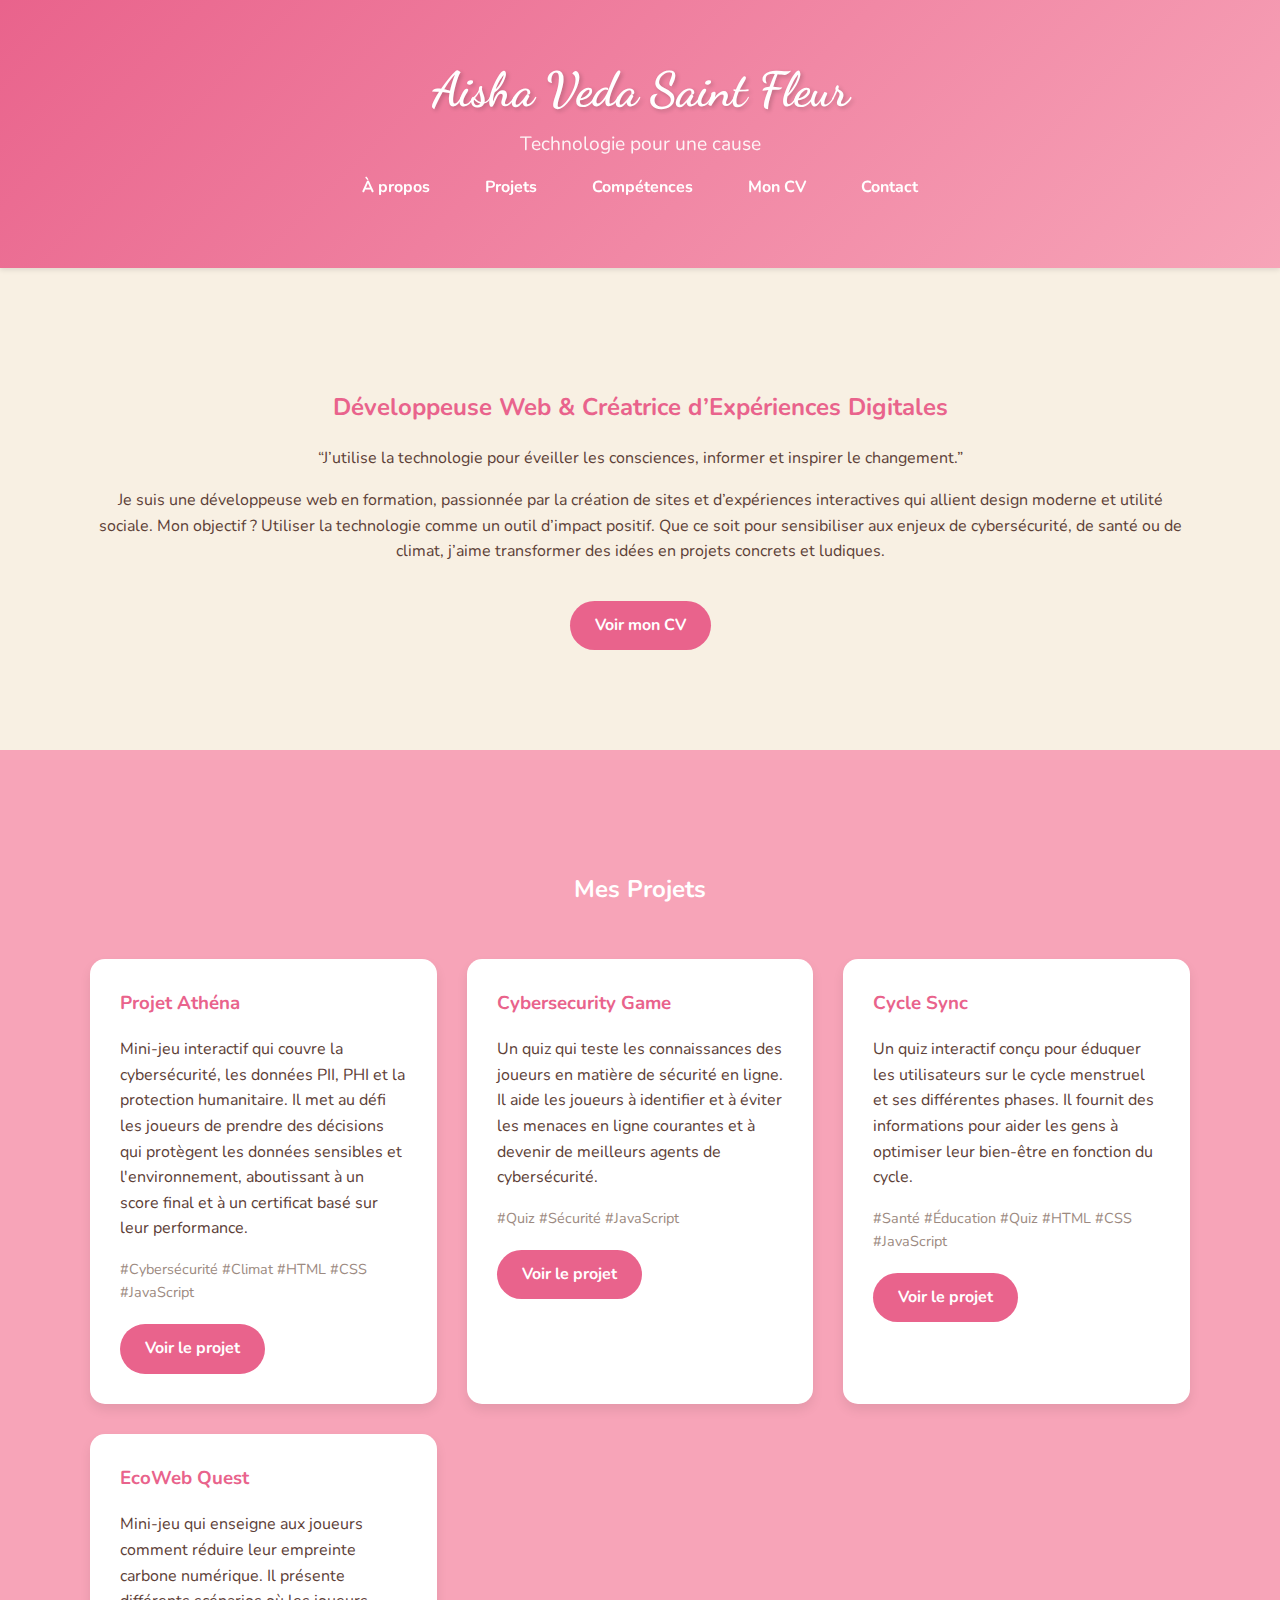
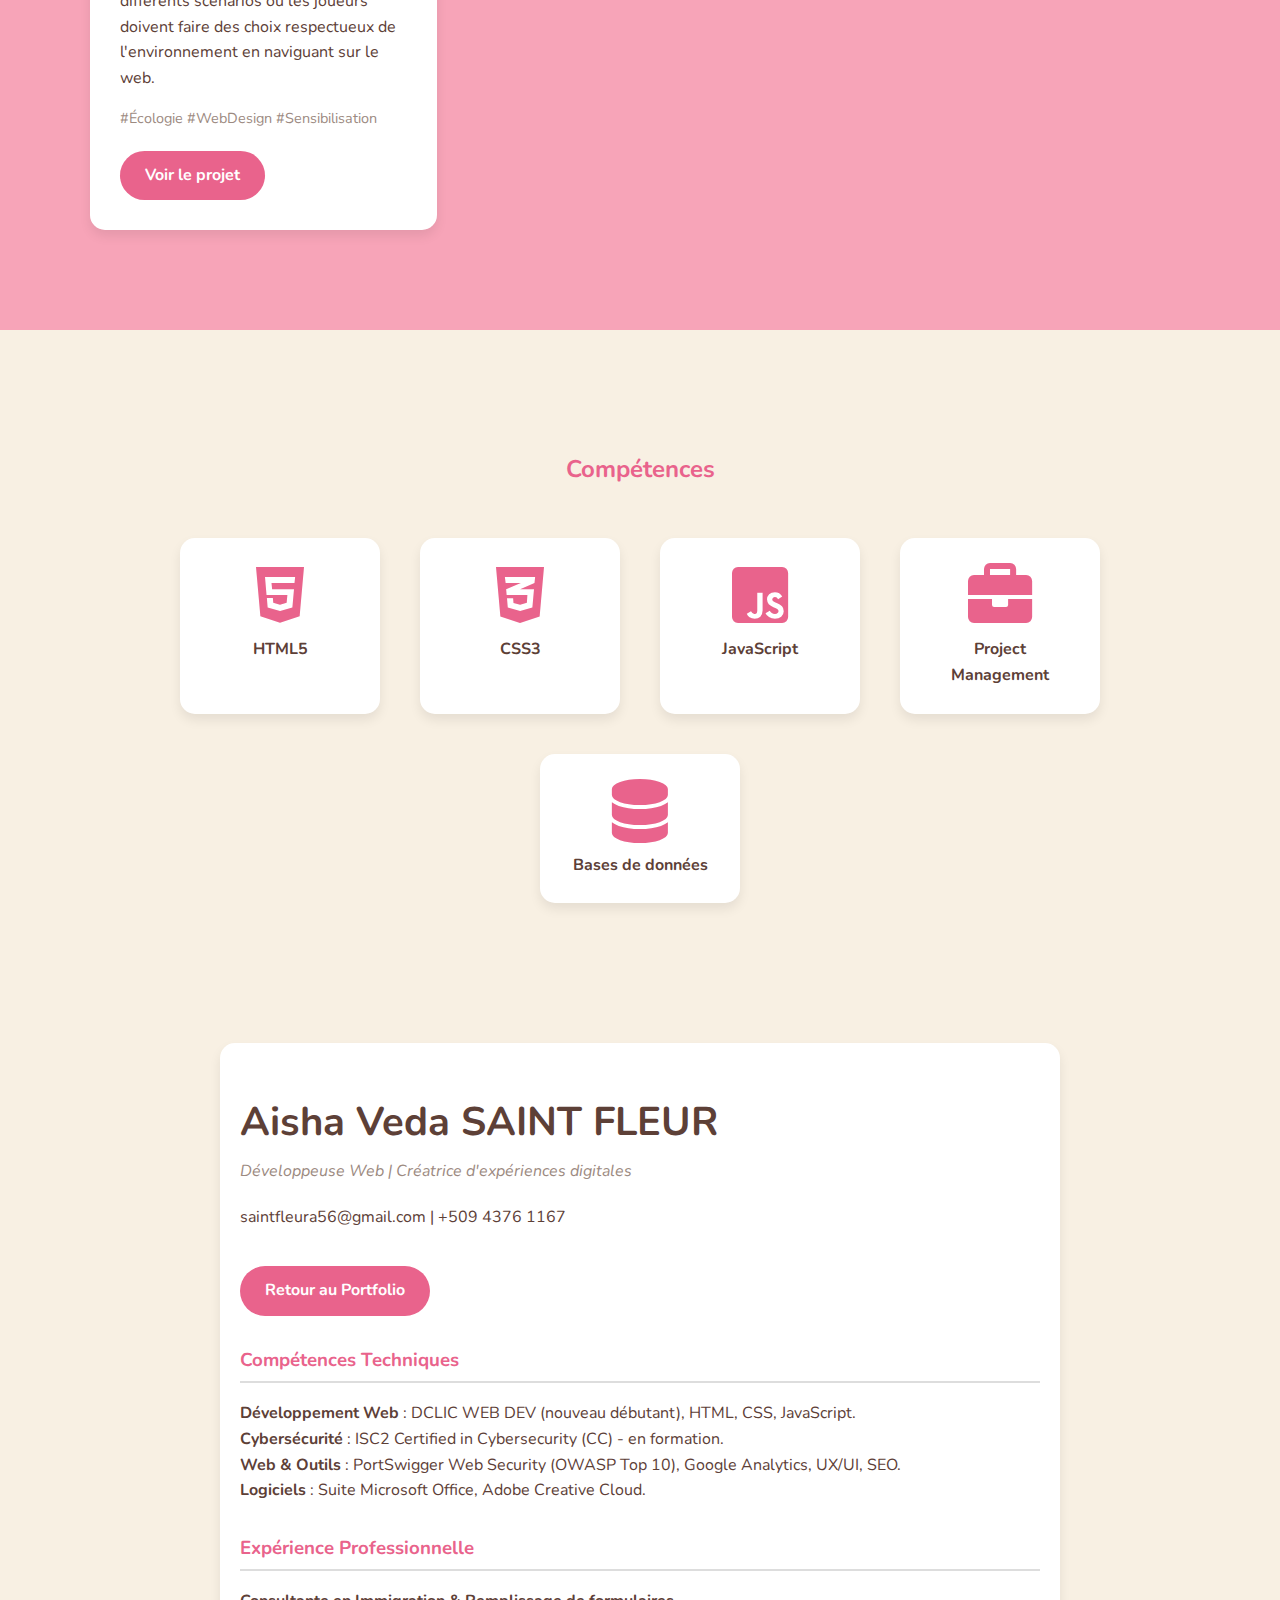
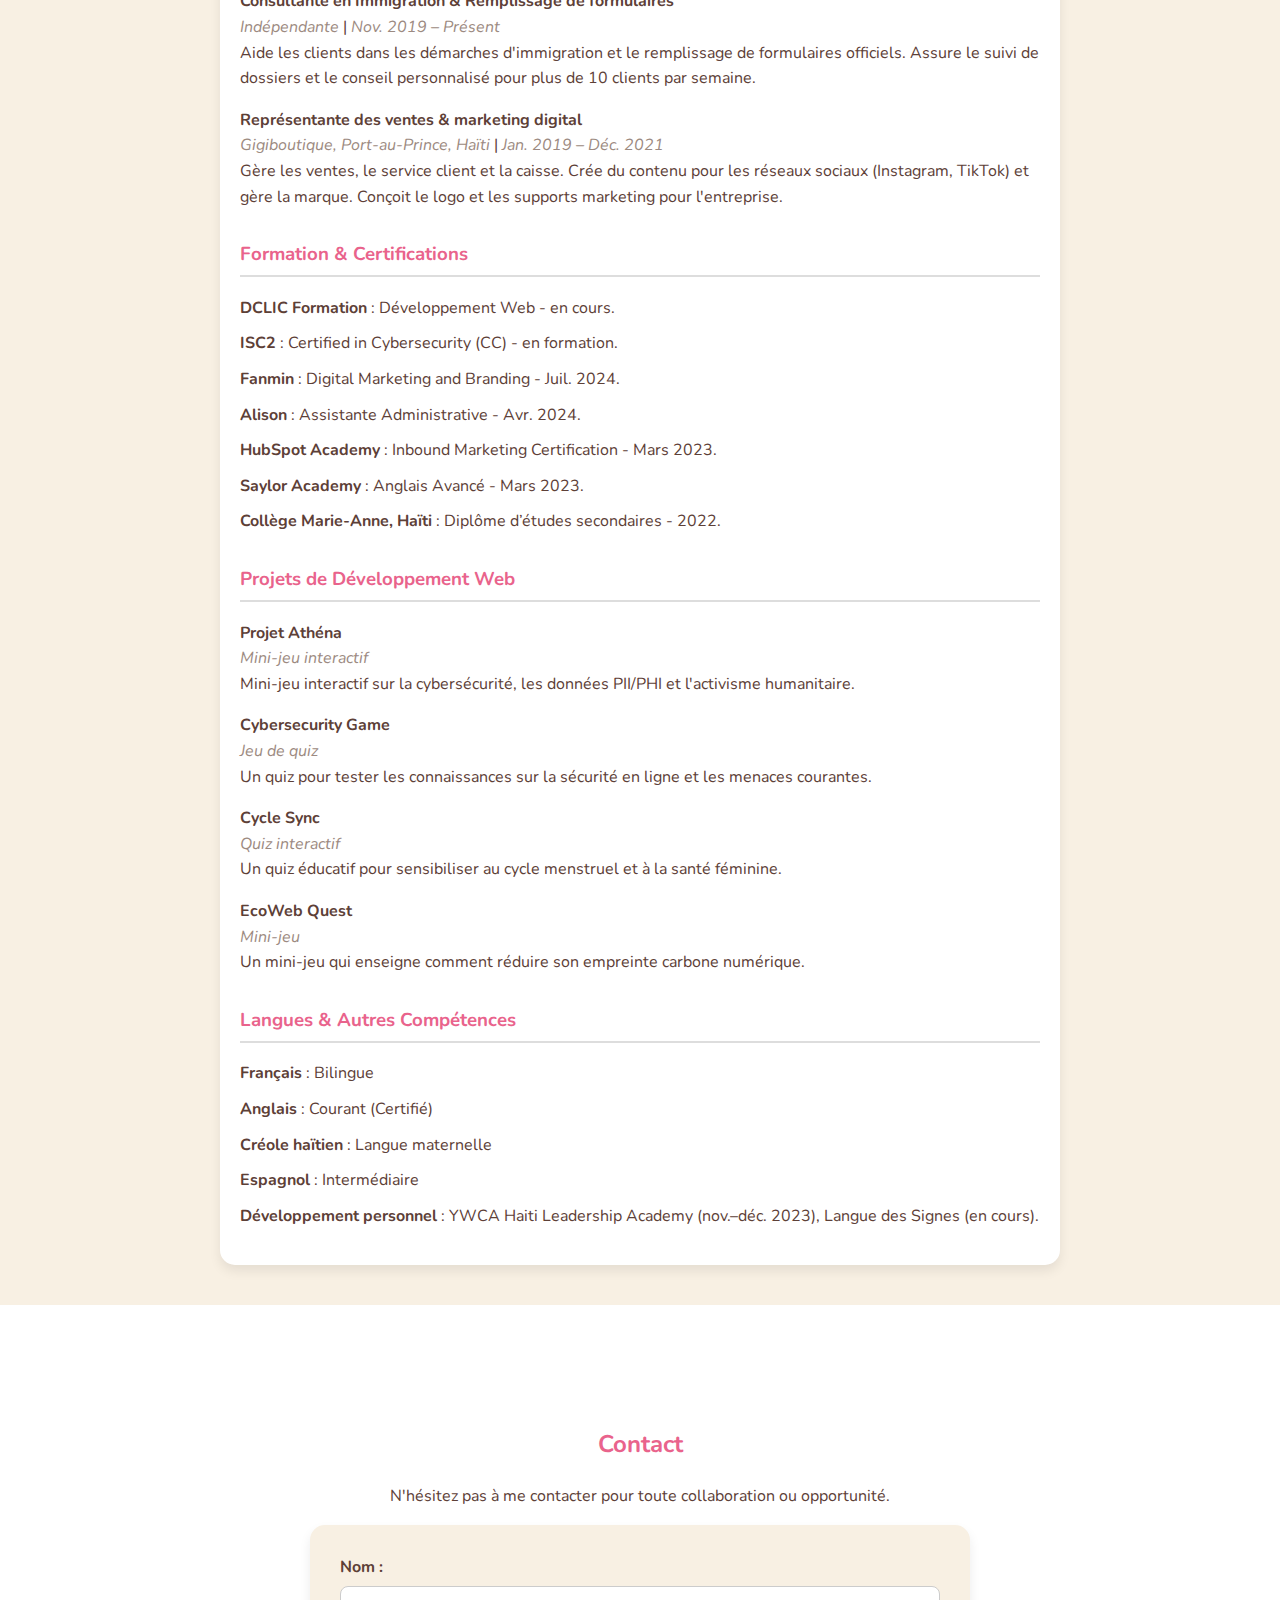
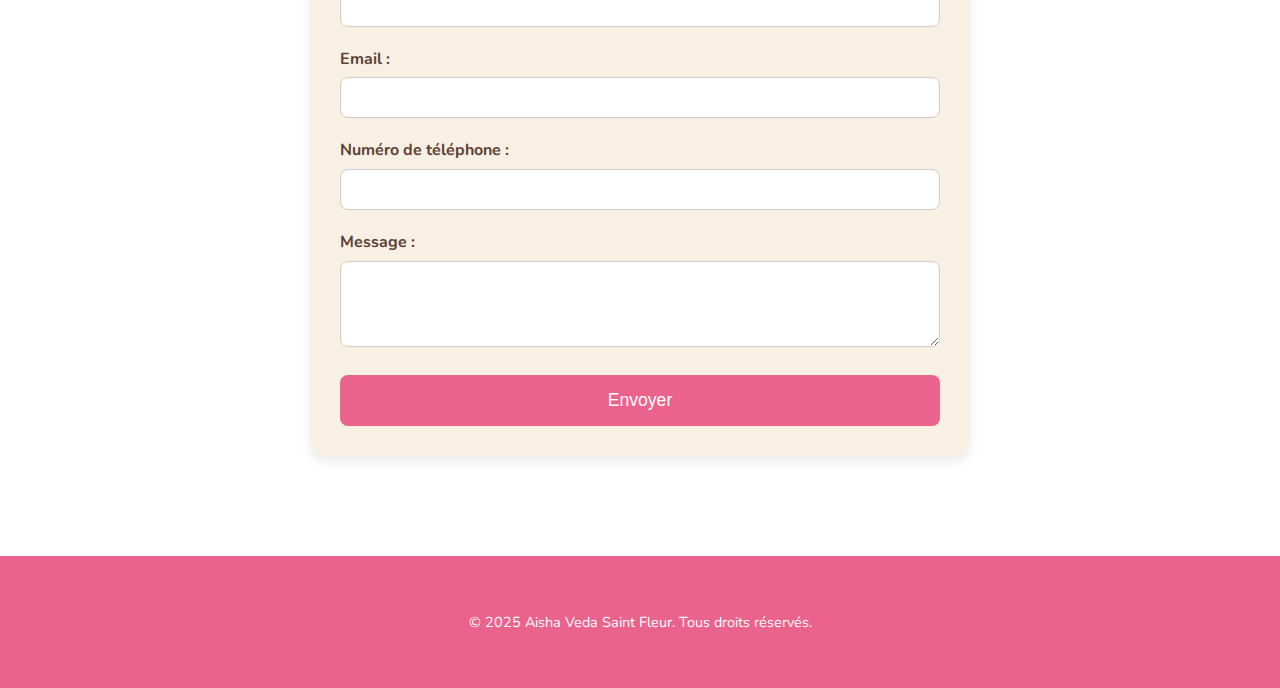
<file: index.html>
<!DOCTYPE html>
<html lang="fr">
<head>
  <meta charset="UTF-8">
  <meta name="viewport" content="width=device-width, initial-scale=1.0">
  <title>Portfolio - Aisha Veda Saint Fleur</title>
  <link rel="stylesheet" href="https://cdnjs.cloudflare.com/ajax/libs/font-awesome/6.0.0-beta3/css/all.min.css">
  <link rel="preconnect" href="https://fonts.googleapis.com">
  <link rel="preconnect" href="https://fonts.gstatic.com" crossorigin>
  <link href="https://fonts.googleapis.com/css2?family=Dancing+Script:wght@400;700&family=Nunito:wght@400;700&display=swap" rel="stylesheet">
  <link rel="stylesheet" href="style.css">
</head>
<body>

  <header>
    <div class="container">
      <h1>Aisha Veda Saint Fleur</h1>
      <h2>Technologie pour une cause</h2>
      <nav>
        <ul>
          <li><a href="#about">À propos</a></li>
          <li><a href="#projects">Projets</a></li>
          <li><a href="#skills">Compétences</a></li>
          <li><a href="#cv">Mon CV</a></li>
          <li><a href="#contact">Contact</a></li>
        </ul>
      </nav>
    </div>
  </header>

  <section id="about" class="section">
    <div class="container">
      <h2>Développeuse Web & Créatrice d’Expériences Digitales</h2>
      <p>
        “J’utilise la technologie pour éveiller les consciences, informer et inspirer le changement.”
      </p>
      <p>
        Je suis une développeuse web en formation, passionnée par la création de sites et d’expériences interactives qui allient design moderne et utilité sociale.
        Mon objectif ? Utiliser la technologie comme un outil d’impact positif. Que ce soit pour sensibiliser aux enjeux de cybersécurité, de santé ou de climat, j’aime transformer des idées en projets concrets et ludiques.
      </p>
      <a href="#cv" class="btn">Voir mon CV</a>
    </div>
  </section>

  <section id="projects" class="section">
    <div class="container">
      <h2>Mes Projets</h2>
      <div class="projects-grid">
        <div class="project-card">
          <h3>Projet Athéna</h3>
          <p>Mini-jeu interactif qui couvre la cybersécurité, les données PII, PHI et la protection humanitaire. Il met au défi les joueurs de prendre des décisions qui protègent les données sensibles et l'environnement, aboutissant à un score final et à un certificat basé sur leur performance.</p>
          <div class="tags">#Cybersécurité #Climat #HTML #CSS #JavaScript</div>
          <a href="ProjectAthena.html" class="btn">Voir le projet</a>
        </div>
        <div class="project-card">
          <h3>Cybersecurity Game</h3>
          <p>Un quiz qui teste les connaissances des joueurs en matière de sécurité en ligne. Il aide les joueurs à identifier et à éviter les menaces en ligne courantes et à devenir de meilleurs agents de cybersécurité.</p>
          <div class="tags">#Quiz #Sécurité #JavaScript</div>
          <a href="cybersecurity_game.html" class="btn">Voir le projet</a>
        </div>
        <div class="project-card">
          <h3>Cycle Sync</h3>
          <p>Un quiz interactif conçu pour éduquer les utilisateurs sur le cycle menstruel et ses différentes phases. Il fournit des informations pour aider les gens à optimiser leur bien-être en fonction du cycle.</p>
          <div class="tags">#Santé #Éducation #Quiz #HTML #CSS #JavaScript</div>
          <a href="cycle-sync.html" class="btn">Voir le projet</a>
        </div>
        <div class="project-card">
          <h3>EcoWeb Quest</h3>
          <p>Mini-jeu qui enseigne aux joueurs comment réduire leur empreinte carbone numérique. Il présente différents scénarios où les joueurs doivent faire des choix respectueux de l'environnement en naviguant sur le web.</p>
          <div class="tags">#Écologie #WebDesign #Sensibilisation</div>
          <a href="ecoweb.html" class="btn">Voir le projet</a>
        </div>
      </div>
    </div>
  </section>

  <section id="skills" class="section">
    <div class="container">
      <h2>Compétences</h2>
      <div class="skills-container">
        <div class="skill-card">
          <i class="fab fa-html5 icon"></i>
          <p>HTML5</p>
        </div>
        <div class="skill-card">
          <i class="fab fa-css3-alt icon"></i>
          <p>CSS3</p>
        </div>
        <div class="skill-card">
          <i class="fab fa-js-square icon"></i>
          <p>JavaScript</p>
        </div>
        <div class="skill-card">
            <i class="fas fa-briefcase icon"></i>
            <p>Project Management</p>
        </div>
        <div class="skill-card">
          <i class="fas fa-database icon"></i>
          <p>Bases de données</p>
        </div>
      </div>
    </div>
  </section>

  <section id="cv" class="cv-section">
    <div class="container">
      <div class="cv-content">
        <div class="contact-info">
          <h1>Aisha Veda SAINT FLEUR</h1>
          <div class="subtitle">Développeuse Web | Créatrice d'expériences digitales</div>
          <p>saintfleura56@gmail.com | +509 4376 1167</p>
          <a href="#about" class="btn">Retour au Portfolio</a>
        </div>
        
        <h3>Compétences Techniques</h3>
        <p>
          <b>Développement Web</b> : DCLIC WEB DEV (nouveau débutant), HTML, CSS, JavaScript.<br>
          <b>Cybersécurité</b> : ISC2 Certified in Cybersecurity (CC) - en formation.<br>
          <b>Web & Outils</b> : PortSwigger Web Security (OWASP Top 10), Google Analytics, UX/UI, SEO.<br>
          <b>Logiciels</b> : Suite Microsoft Office, Adobe Creative Cloud.
        </p>

        <h3>Expérience Professionnelle</h3>
        <p>
          <span class="job-title">Consultante en Immigration & Remplissage de formulaires</span><br>
          <span class="company">Indépendante</span> | <span class="dates">Nov. 2019 – Présent</span><br>
          Aide les clients dans les démarches d'immigration et le remplissage de formulaires officiels. Assure le suivi de dossiers et le conseil personnalisé pour plus de 10 clients par semaine.
        </p>
        <p>
          <span class="job-title">Représentante des ventes & marketing digital</span><br>
          <span class="company">Gigiboutique, Port-au-Prince, Haïti</span> | <span class="dates">Jan. 2019 – Déc. 2021</span><br>
          Gère les ventes, le service client et la caisse. Crée du contenu pour les réseaux sociaux (Instagram, TikTok) et gère la marque. Conçoit le logo et les supports marketing pour l'entreprise.
        </p>

        <h3>Formation & Certifications</h3>
        <ul>
          <li><b>DCLIC Formation</b> : Développement Web - en cours.</li>
          <li><b>ISC2</b> : Certified in Cybersecurity (CC) - en formation.</li>
          <li><b>Fanmin</b> : Digital Marketing and Branding - Juil. 2024.</li>
          <li><b>Alison</b> : Assistante Administrative - Avr. 2024.</li>
          <li><b>HubSpot Academy</b> : Inbound Marketing Certification - Mars 2023.</li>
          <li><b>Saylor Academy</b> : Anglais Avancé - Mars 2023.</li>
          <li><b>Collège Marie-Anne, Haïti</b> : Diplôme d’études secondaires - 2022.</li>
        </ul>

        <h3>Projets de Développement Web</h3>
        <p>
          <span class="project-title">Projet Athéna</span><br>
          <span class="dates">Mini-jeu interactif</span><br>
          Mini-jeu interactif sur la cybersécurité, les données PII/PHI et l'activisme humanitaire.
        </p>
        <p>
          <span class="project-title">Cybersecurity Game</span><br>
          <span class="dates">Jeu de quiz</span><br>
          Un quiz pour tester les connaissances sur la sécurité en ligne et les menaces courantes.
        </p>
        <p>
          <span class="project-title">Cycle Sync</span><br>
          <span class="dates">Quiz interactif</span><br>
          Un quiz éducatif pour sensibiliser au cycle menstruel et à la santé féminine.
        </p>
        <p>
          <span class="project-title">EcoWeb Quest</span><br>
          <span class="dates">Mini-jeu</span><br>
          Un mini-jeu qui enseigne comment réduire son empreinte carbone numérique.
        </p>

        <h3>Langues & Autres Compétences</h3>
        <ul>
          <li><b>Français</b> : Bilingue</li>
          <li><b>Anglais</b> : Courant (Certifié)</li>
          <li><b>Créole haïtien</b> : Langue maternelle</li>
          <li><b>Espagnol</b> : Intermédiaire</li>
          <li><b>Développement personnel</b> : YWCA Haiti Leadership Academy (nov.–déc. 2023), Langue des Signes (en cours).</li>
        </ul>
      </div>
    </div>
  </section>

  <section id="contact" class="section">
    <div class="container">
      <h2>Contact</h2>
      <p>N'hésitez pas à me contacter pour toute collaboration ou opportunité.</p>
      <form id="contact-form" action="https://formspree.io/f/f_your_unique_id" method="POST">
        <label for="name">Nom :</label>
        <input type="text" id="name" name="name" required>
        <label for="email">Email :</label>
        <input type="email" id="email" name="_replyto" required>
        <label for="phone">Numéro de téléphone :</label>
        <input type="tel" id="phone" name="phone">
        <label for="message">Message :</label>
        <textarea id="message" name="message" rows="4" required></textarea>
        <button type="submit">Envoyer</button>
      </form>
      <div id="confirmation-message">
        Votre demande a été envoyée avec succès. Je vous répondrai dans les plus brefs délais !
      </div>
    </div>
  </section>

  <footer>
    <div class="container">
      <p>&copy; 2025 Aisha Veda Saint Fleur. Tous droits réservés.</p>
    </div>
  </footer>
  
  <script src="script.js"></script>
</body>
</html>
</file>
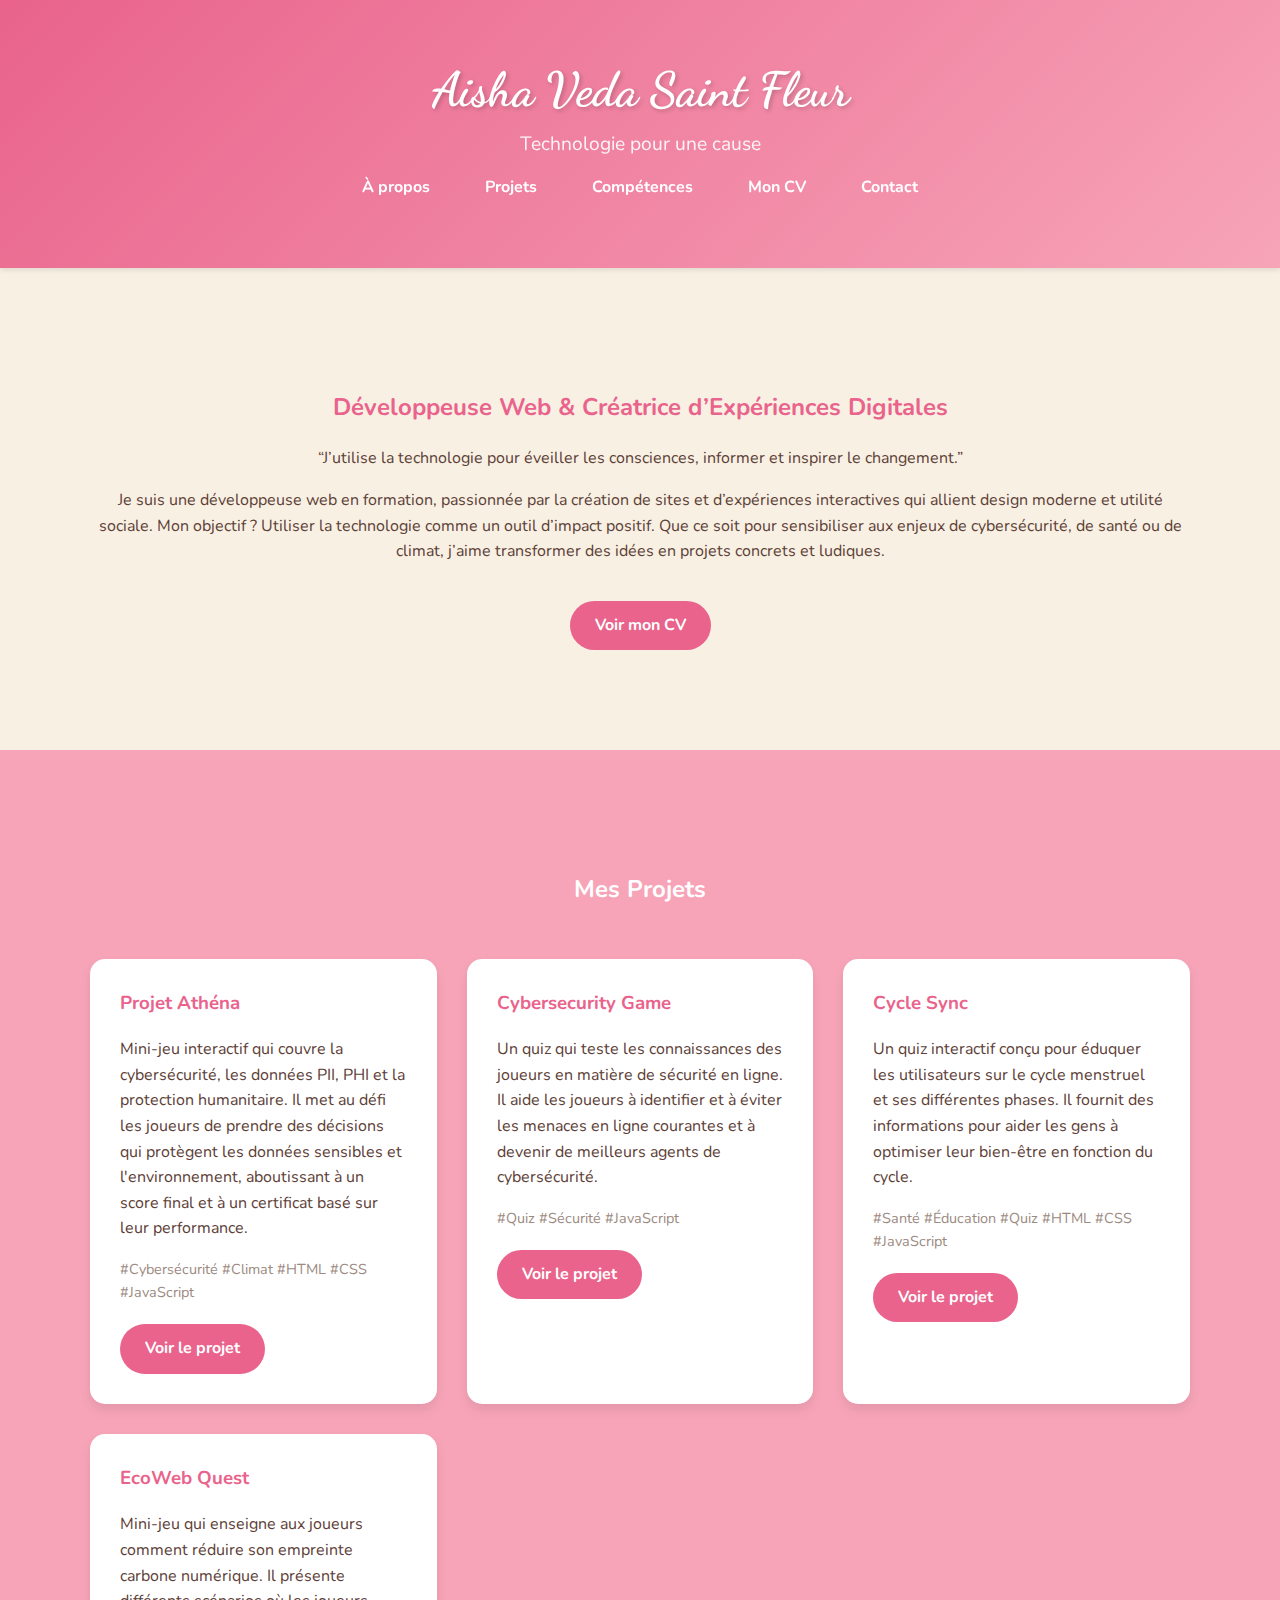
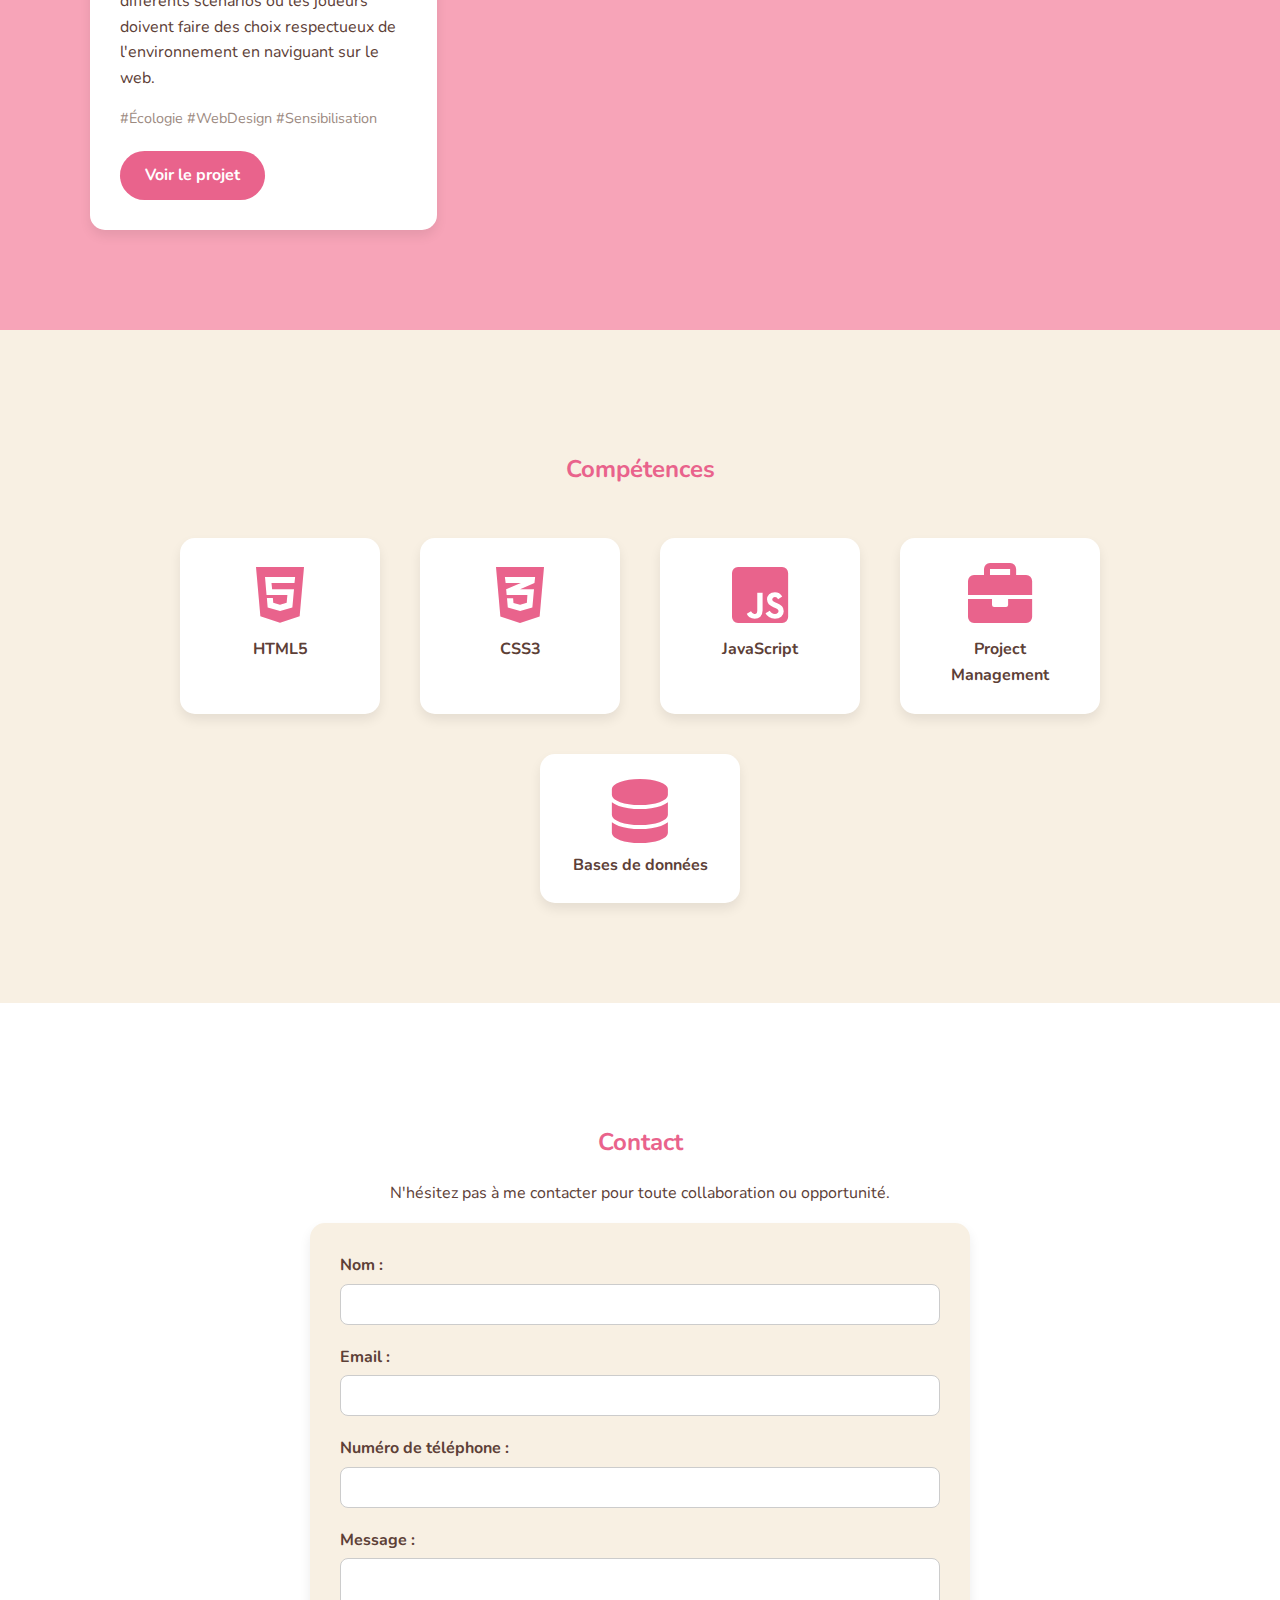
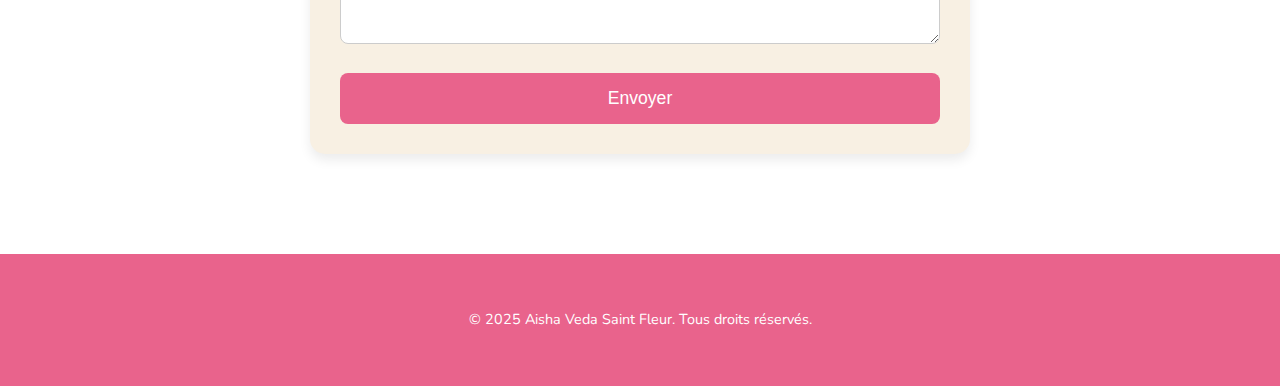
<file: Porjetportfolio2/index.html>
<!DOCTYPE html>
<html lang="fr">
<head>
  <meta charset="UTF-8">
  <meta name="viewport" content="width=device-width, initial-scale=1.0">
  <title>Portfolio - Aisha Veda Saint Fleur</title>
  <link rel="stylesheet" href="https://cdnjs.cloudflare.com/ajax/libs/font-awesome/6.0.0-beta3/css/all.min.css">
  <link rel="preconnect" href="https://fonts.googleapis.com">
  <link rel="preconnect" href="https://fonts.gstatic.com" crossorigin>
  <link href="https://fonts.googleapis.com/css2?family=Dancing+Script:wght@400;700&family=Nunito:wght@400;700&display=swap" rel="stylesheet">
  <link rel="stylesheet" href="style.css">
</head>
<body>

  <header>
    <div class="container">
      <h1>Aisha Veda Saint Fleur</h1>
      <h2>Technologie pour une cause</h2>
      <nav>
        <ul>
          <li><a href="#about">À propos</a></li>
          <li><a href="#projects">Projets</a></li>
          <li><a href="#skills">Compétences</a></li>
          <li><a href="cv.html">Mon CV</a></li>
          <li><a href="#contact">Contact</a></li>
        </ul>
      </nav>
    </div>
  </header>

  <section id="about" class="section">
    <div class="container">
      <h2>Développeuse Web & Créatrice d’Expériences Digitales</h2>
      <p>
        “J’utilise la technologie pour éveiller les consciences, informer et inspirer le changement.”
      </p>
      <p>
        Je suis une développeuse web en formation, passionnée par la création de sites et d’expériences interactives qui allient design moderne et utilité sociale.
        Mon objectif ? Utiliser la technologie comme un outil d’impact positif. Que ce soit pour sensibiliser aux enjeux de cybersécurité, de santé ou de climat, j’aime transformer des idées en projets concrets et ludiques.
      </p>
      <a href="cv.html" class="btn">Voir mon CV</a>
    </div>
  </section>

  <section id="projects" class="section">
    <div class="container">
      <h2>Mes Projets</h2>
      <div class="projects-grid">
        <div class="project-card">
          <h3>Projet Athéna</h3>
          <p>Mini-jeu interactif qui couvre la cybersécurité, les données PII, PHI et la protection humanitaire. Il met au défi les joueurs de prendre des décisions qui protègent les données sensibles et l'environnement, aboutissant à un score final et à un certificat basé sur leur performance.</p>
          <div class="tags">#Cybersécurité #Climat #HTML #CSS #JavaScript</div>
          <a href="ProjectAthena.html" class="btn">Voir le projet</a>
        </div>
        <div class="project-card">
          <h3>Cybersecurity Game</h3>
          <p>Un quiz qui teste les connaissances des joueurs en matière de sécurité en ligne. Il aide les joueurs à identifier et à éviter les menaces en ligne courantes et à devenir de meilleurs agents de cybersécurité.</p>
          <div class="tags">#Quiz #Sécurité #JavaScript</div>
          <a href="cybersecurity_game.html" class="btn">Voir le projet</a>
        </div>
        <div class="project-card">
          <h3>Cycle Sync</h3>
          <p>Un quiz interactif conçu pour éduquer les utilisateurs sur le cycle menstruel et ses différentes phases. Il fournit des informations pour aider les gens à optimiser leur bien-être en fonction du cycle.</p>
          <div class="tags">#Santé #Éducation #Quiz #HTML #CSS #JavaScript</div>
          <a href="cycle-sync.html" class="btn">Voir le projet</a>
        </div>
        <div class="project-card">
          <h3>EcoWeb Quest</h3>
          <p>Mini-jeu qui enseigne aux joueurs comment réduire son empreinte carbone numérique. Il présente différents scénarios où les joueurs doivent faire des choix respectueux de l'environnement en naviguant sur le web.</p>
          <div class="tags">#Écologie #WebDesign #Sensibilisation</div>
          <a href="ecoweb.html" class="btn">Voir le projet</a>
        </div>
      </div>
    </div>
  </section>

  <section id="skills" class="section">
    <div class="container">
      <h2>Compétences</h2>
      <div class="skills-container">
        <div class="skill-card">
          <i class="fab fa-html5 icon"></i>
          <p>HTML5</p>
        </div>
        <div class="skill-card">
          <i class="fab fa-css3-alt icon"></i>
          <p>CSS3</p>
        </div>
        <div class="skill-card">
          <i class="fab fa-js-square icon"></i>
          <p>JavaScript</p>
        </div>
        <div class="skill-card">
            <i class="fas fa-briefcase icon"></i>
            <p>Project Management</p>
        </div>
        <div class="skill-card">
          <i class="fas fa-database icon"></i>
          <p>Bases de données</p>
        </div>
      </div>
    </div>
  </section>

  <section id="contact" class="section">
    <div class="container">
      <h2>Contact</h2>
      <p>N'hésitez pas à me contacter pour toute collaboration ou opportunité.</p>
      <form id="contact-form" action="https://formspree.io/f/f_your_unique_id" method="POST">
        <label for="name">Nom :</label>
        <input type="text" id="name" name="name" required>
        <label for="email">Email :</label>
        <input type="email" id="email" name="_replyto" required>
        <label for="phone">Numéro de téléphone :</label>
        <input type="tel" id="phone" name="phone">
        <label for="message">Message :</label>
        <textarea id="message" name="message" rows="4" required></textarea>
        <button type="submit">Envoyer</button>
      </form>
      <div id="confirmation-message">
        Votre demande a été envoyée avec succès. Je vous répondrai dans les plus brefs délais !
      </div>
    </div>
  </section>

  <footer>
    <div class="container">
      <p>&copy; 2025 Aisha Veda Saint Fleur. Tous droits réservés.</p>
    </div>
  </footer>
  
  <script src="script.js"></script>
</body>
</html>
</file>
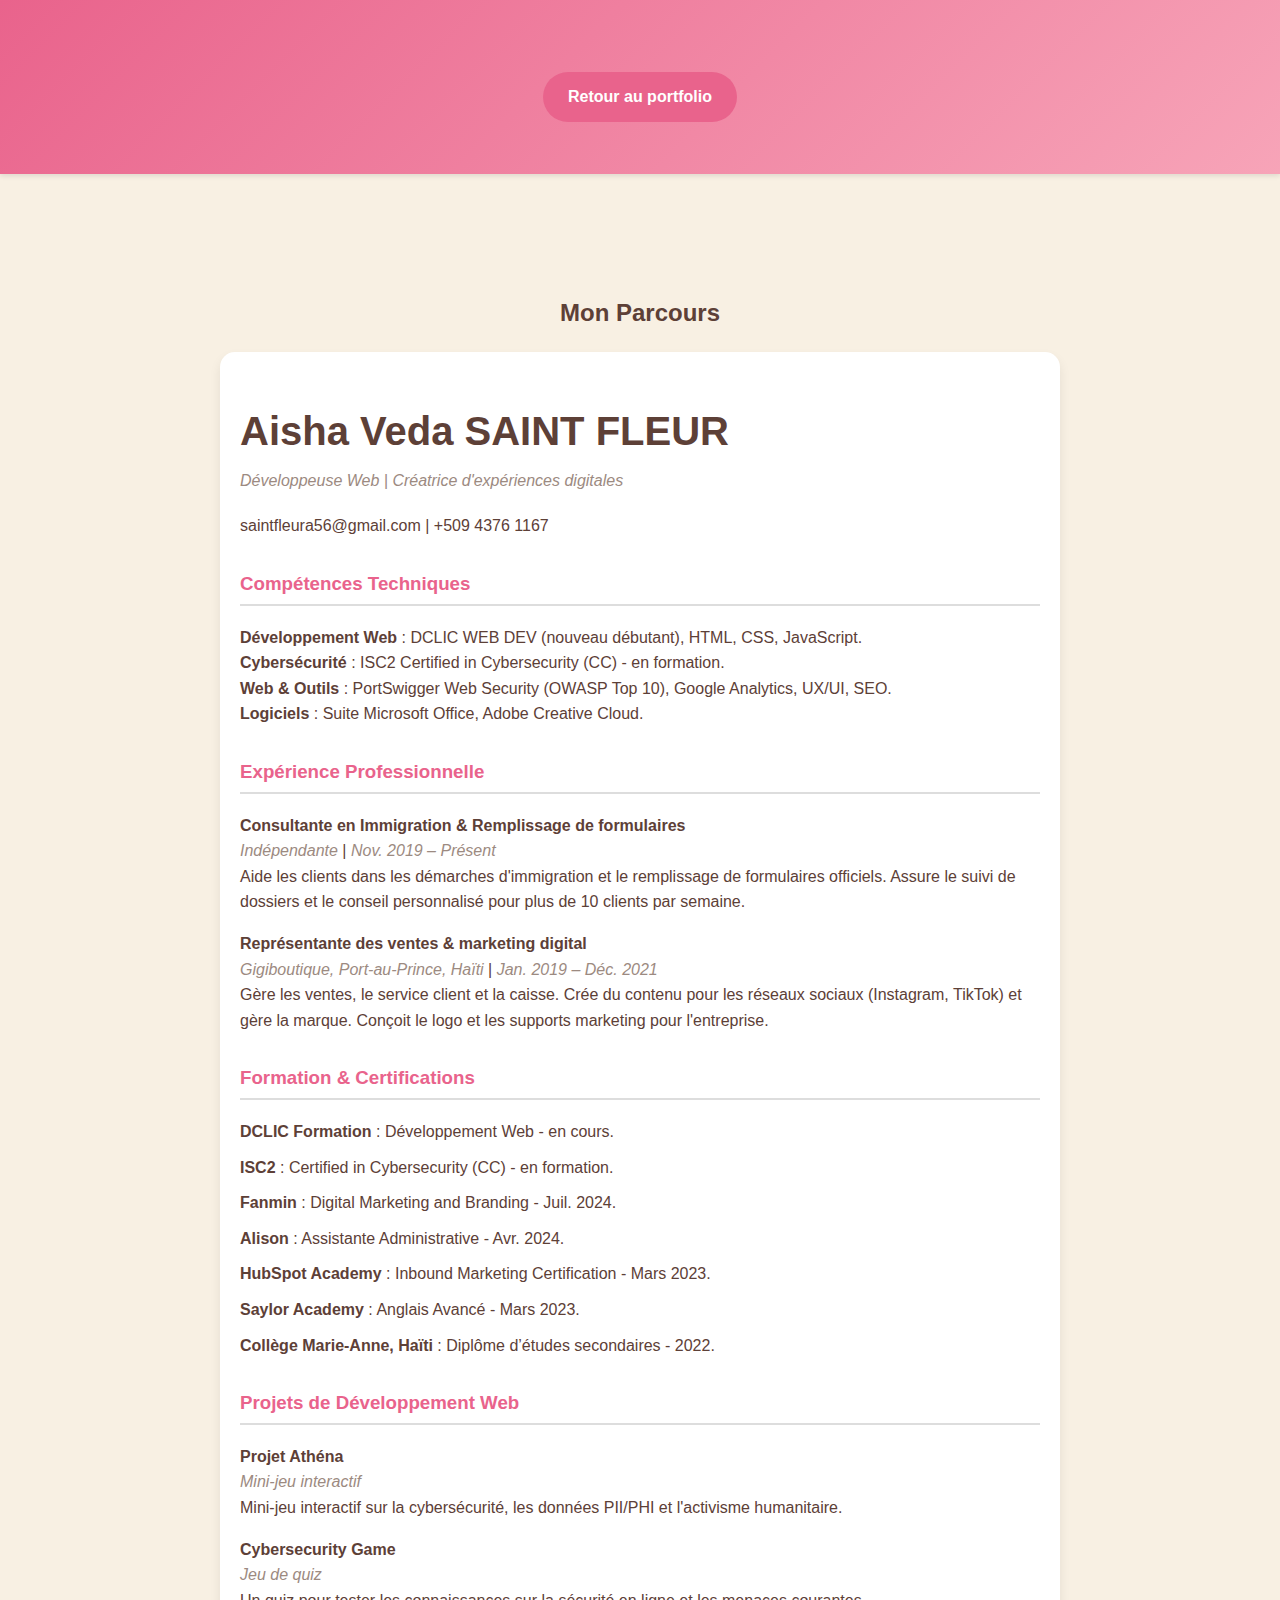
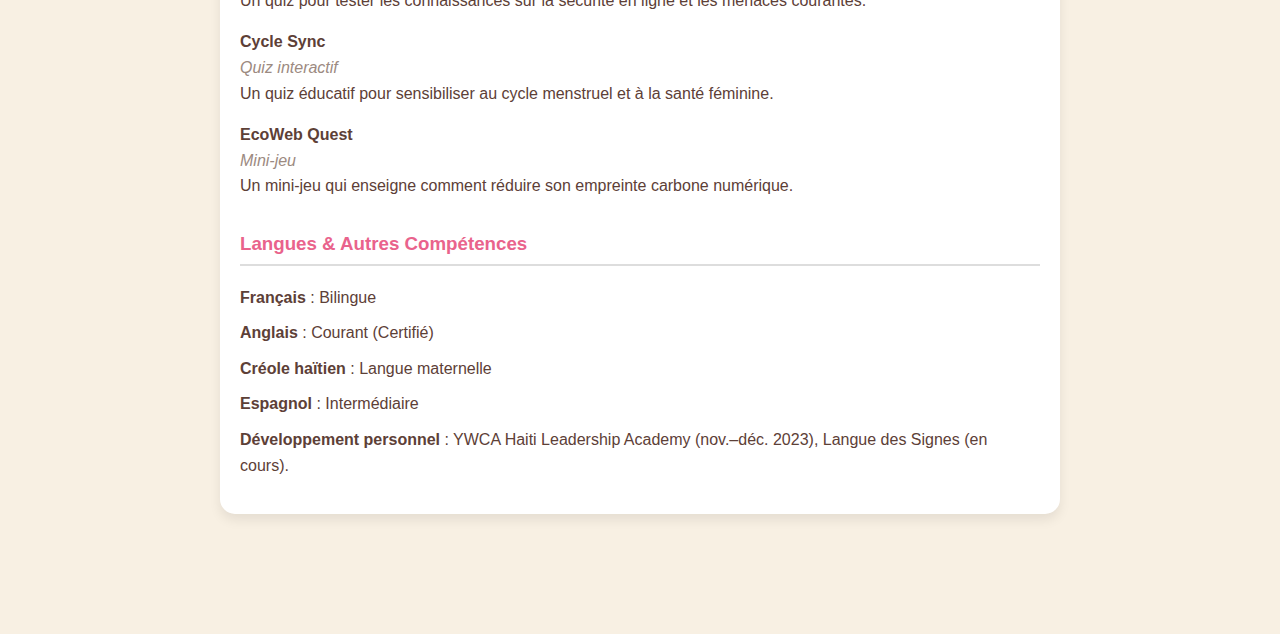
<file: cv.html>
<!DOCTYPE html>
<html lang="fr">
<head>
    <meta charset="UTF-8">
    <meta name="viewport" content="width=device-width, initial-scale=1.0">
    <title>Mon CV | Aisha Veda SAINT FLEUR</title>
    <link rel="stylesheet" href="style.css">
    <link rel="stylesheet" href="https://cdnjs.cloudflare.com/ajax/libs/font-awesome/6.0.0-beta3/css/all.min.css">
</head>
<body>
    <header>
      <div class="container">
        <a href="index.html" class="btn">Retour au portfolio</a>
      </div>
    </header>

    <section class="cv-section section">
        <div class="container">
            <h2>Mon Parcours</h2>
            <div class="cv-content">
                <div class="contact-info">
                    <h1>Aisha Veda SAINT FLEUR</h1>
                    <div class="subtitle">Développeuse Web | Créatrice d'expériences digitales</div>
                    <p>saintfleura56@gmail.com | +509 4376 1167</p>
                </div>
                
                <h3>Compétences Techniques</h3>
                <p>
                    <b>Développement Web</b> : DCLIC WEB DEV (nouveau débutant), HTML, CSS, JavaScript.<br>
                    <b>Cybersécurité</b> : ISC2 Certified in Cybersecurity (CC) - en formation.<br>
                    <b>Web & Outils</b> : PortSwigger Web Security (OWASP Top 10), Google Analytics, UX/UI, SEO.<br>
                    <b>Logiciels</b> : Suite Microsoft Office, Adobe Creative Cloud.
                </p>

                <h3>Expérience Professionnelle</h3>
                <p>
                    <span class="job-title">Consultante en Immigration & Remplissage de formulaires</span><br>
                    <span class="company">Indépendante</span> | <span class="dates">Nov. 2019 – Présent</span><br>
                    Aide les clients dans les démarches d'immigration et le remplissage de formulaires officiels. Assure le suivi de dossiers et le conseil personnalisé pour plus de 10 clients par semaine.
                </p>
                <p>
                    <span class="job-title">Représentante des ventes & marketing digital</span><br>
                    <span class="company">Gigiboutique, Port-au-Prince, Haïti</span> | <span class="dates">Jan. 2019 – Déc. 2021</span><br>
                    Gère les ventes, le service client et la caisse. Crée du contenu pour les réseaux sociaux (Instagram, TikTok) et gère la marque. Conçoit le logo et les supports marketing pour l'entreprise.
                </p>

                <h3>Formation & Certifications</h3>
                <ul>
                    <li><b>DCLIC Formation</b> : Développement Web - en cours.</li>
                    <li><b>ISC2</b> : Certified in Cybersecurity (CC) - en formation.</li>
                    <li><b>Fanmin</b> : Digital Marketing and Branding - Juil. 2024.</li>
                    <li><b>Alison</b> : Assistante Administrative - Avr. 2024.</li>
                    <li><b>HubSpot Academy</b> : Inbound Marketing Certification - Mars 2023.</li>
                    <li><b>Saylor Academy</b> : Anglais Avancé - Mars 2023.</li>
                    <li><b>Collège Marie-Anne, Haïti</b> : Diplôme d’études secondaires - 2022.</li>
                </ul>

                <h3>Projets de Développement Web</h3>
                <p>
                    <span class="project-title">Projet Athéna</span><br>
                    <span class="dates">Mini-jeu interactif</span><br>
                    Mini-jeu interactif sur la cybersécurité, les données PII/PHI et l'activisme humanitaire.
                </p>
                <p>
                    <span class="project-title">Cybersecurity Game</span><br>
                    <span class="dates">Jeu de quiz</span><br>
                    Un quiz pour tester les connaissances sur la sécurité en ligne et les menaces courantes.
                </p>
                <p>
                    <span class="project-title">Cycle Sync</span><br>
                    <span class="dates">Quiz interactif</span><br>
                    Un quiz éducatif pour sensibiliser au cycle menstruel et à la santé féminine.
                </p>
                <p>
                    <span class="project-title">EcoWeb Quest</span><br>
                    <span class="dates">Mini-jeu</span><br>
                    Un mini-jeu qui enseigne comment réduire son empreinte carbone numérique.
                </p>

                <h3>Langues & Autres Compétences</h3>
                <ul>
                    <li><b>Français</b> : Bilingue</li>
                    <li><b>Anglais</b> : Courant (Certifié)</li>
                    <li><b>Créole haïtien</b> : Langue maternelle</li>
                    <li><b>Espagnol</b> : Intermédiaire</li>
                    <li><b>Développement personnel</b> : YWCA Haiti Leadership Academy (nov.–déc. 2023), Langue des Signes (en cours).</li>
                </ul>
            </div>
        </div>
    </section>
</body>
</html>
</file>
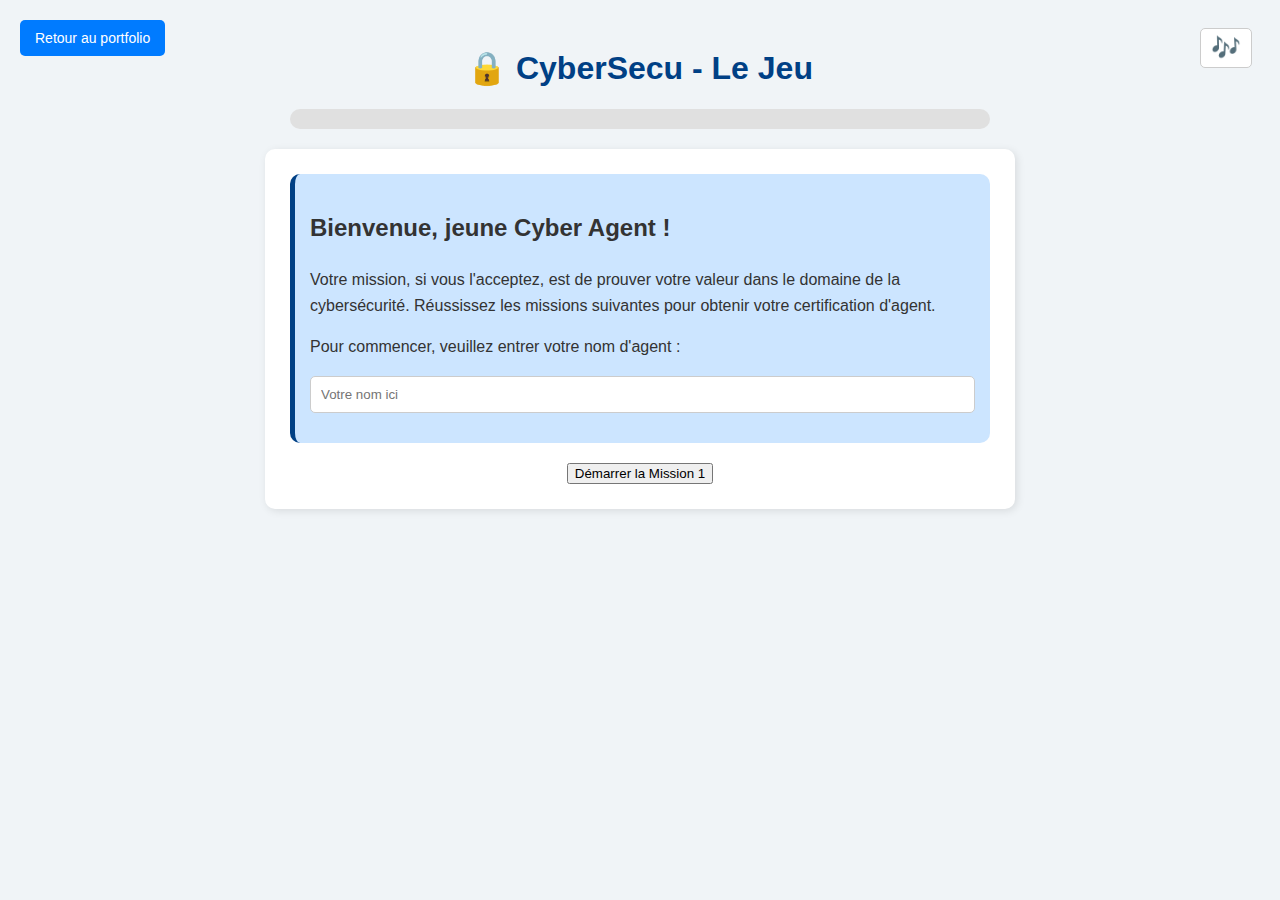
<file: cybersecurity_game.html>
<!DOCTYPE html>
<html lang="fr">
<head>
    <meta charset="UTF-8">
    <title>CyberSecu - Le Jeu</title>
    <meta name="viewport" content="width=device-width, initial-scale=1.0">
    <style>
        body {
            font-family: 'Arial', sans-serif;
            background-color: #f0f4f7;
            color: #333;
            text-align: center;
            padding: 20px;
            position: relative;
        }
        
        .audio-toggle {
            position: absolute;
            top: 20px;
            right: 20px;
            font-size: 24px;
            cursor: pointer;
            background: #fff;
            border: 1px solid #ccc;
            border-radius: 5px;
            padding: 5px 10px;
        }

        .return-button-fixed {
            position: fixed;
            top: 20px;
            left: 20px;
            padding: 10px 15px;
            font-size: 14px;
            background-color: #007bff;
            color: white;
            border: none;
            border-radius: 5px;
            cursor: pointer;
            text-decoration: none;
            transition: background-color 0.3s;
            z-index: 1000;
        }
        
        .return-button-fixed:hover {
            background-color: #0056b3;
        }

        h1 {
            color: #004085;
        }

        .intro, .game-section {
            margin: 20px auto;
            padding: 25px;
            background-color: #fff;
            border-radius: 10px;
            max-width: 700px;
            box-shadow: 2px 2px 8px rgba(0,0,0,0.1);
            text-align: left;
            transition: opacity 0.5s ease-in-out;
        }

        .intro-text {
            background-color: #cce5ff;
            border-left: 5px solid #004085;
            padding: 15px;
            line-height: 1.6;
            border-radius: 10px;
        }
        
        .progress-bar-container {
            width: 100%;
            height: 20px;
            background-color: #e0e0e0;
            border-radius: 10px;
            margin: 20px auto;
            overflow: hidden;
            max-width: 700px;
        }
        
        .progress-bar {
            height: 100%;
            width: 0%;
            background-color: #28a745;
            transition: width 0.5s ease-in-out;
        }

        .game-section {
            display: none;
        }
        
        .game-section.active {
            display: block;
            animation: fadeIn 0.5s ease-in-out;
        }
        
        @keyframes fadeIn {
            from { opacity: 0; }
            to { opacity: 1; }
        }

        input[type="password"], input[type="text"] {
            padding: 10px;
            width: calc(100% - 22px);
            margin-bottom: 15px;
            border: 1px solid #ccc;
            border-radius: 5px;
        }
        
        .password-strength-bar {
            height: 10px;
            background-color: #eee;
            border-radius: 5px;
            overflow: hidden;
            margin-top: 10px;
        }

        .password-strength-bar div {
            height: 100%;
            transition: width 0.5s ease-in-out;
        }

        .info-box {
            background-color: #e2f0e4;
            border-left: 5px solid #28a745;
            padding: 10px;
            margin-top: 15px;
            border-radius: 5px;
        }
        
        .info-box.incorrect {
            background-color: #f8d7da;
            border-left: 5px solid #dc3545;
        }


        .question {
            margin-bottom: 20px;
            opacity: 0;
            transition: opacity 0.5s ease-in-out;
        }

        .question.show {
            opacity: 1;
        }

        .options button {
            display: block;
            width: 100%;
            margin-bottom: 10px;
            padding: 12px;
            font-size: 16px;
            border: 1px solid #007bff;
            border-radius: 8px;
            background-color: #f8f9fa;
            cursor: pointer;
            transition: background-color 0.3s, transform 0.2s;
        }

        .options button:hover {
            background-color: #e2e6ea;
            transform: scale(1.01);
        }

        .options button.correct {
            background-color: #d4edda;
            border-color: #28a745;
            color: #155724;
        }

        .options button.incorrect {
            background-color: #f8d7da;
            border-color: #dc3545;
            color: #721c24;
        }
        
        .next-step-btn {
            display: none;
            margin-top: 20px;
            padding: 10px 20px;
            font-size: 16px;
            background-color: #007bff;
            color: white;
            border: none;
            border-radius: 5px;
            cursor: pointer;
        }

        .badges {
            margin-top: 20px;
            font-size: 2em;
        }

        ul {
            text-align: left;
            padding-left: 20px;
        }

        li {
            margin-bottom: 10px;
        }

        #certificate {
            background-color: #ffffff;
            border: 2px solid #004085;
            padding: 40px;
            margin: 20px auto;
            max-width: 500px;
            text-align: center;
            border-radius: 10px;
            box-shadow: 0 0 15px rgba(0,0,0,0.2);
        }
        
        #certificate h2 {
            color: #28a745;
            font-size: 2em;
        }

        #certificate p {
            font-size: 1.2em;
        }
        
        .hidden {
            display: none;
        }

        @media (max-width: 768px) {
            body {
                padding: 10px;
            }

            .intro, .game-section {
                padding: 15px;
                margin: 10px auto;
            }

            h1 {
                font-size: 1.8em;
            }
            
            #certificate {
                padding: 20px;
            }
            
            .audio-toggle {
                top: 10px;
                right: 10px;
                font-size: 20px;
                padding: 3px 8px;
            }
        }
    </style>
</head>
<body>
    <a href="index.html" class="return-button-fixed">Retour au portfolio</a>
    <button class="audio-toggle" id="audioToggle">🎶</button>
    <h1>🔒 CyberSecu - Le Jeu</h1>

    <div class="progress-bar-container">
        <div class="progress-bar" id="progressBar"></div>
    </div>

    <div id="intro-section" class="game-section active">
        <div class="intro-text">
            <h2>Bienvenue, jeune Cyber Agent !</h2>
            <p>Votre mission, si vous l'acceptez, est de prouver votre valeur dans le domaine de la cybersécurité. Réussissez les missions suivantes pour obtenir votre certification d'agent.</p>
            <p>Pour commencer, veuillez entrer votre nom d'agent :</p>
            <input type="text" id="agentNameInput" placeholder="Votre nom ici">
        </div>
        <div style="text-align: center; margin-top: 20px;">
            <button onclick="startMission1()">Démarrer la Mission 1</button>
        </div>
    </div>

    <div id="mission1-section" class="game-section">
        <h2>Mission 1 : Le mot de passe de la console</h2>
        <p>Votre première mission est de créer un mot de passe infaillible pour notre console sécurisée. Plus il est fort, plus vous gagnez de points.</p>
        <input type="password" id="passwordInput" placeholder="Entrez un mot de passe ici">
        <button id="submitPasswordBtn" onclick="submitPassword()">Soumettre</button>
        <div class="password-strength-bar" id="strengthBar">
            <div id="barFill"></div>
        </div>
        <div id="passwordInfo"></div>
        <div id="password-tips-section" class="hidden">
            <h3>Conseils pour des mots de passe solides</h3>
            <ul>
                <li>Utilisez une **phrase de passe** (ex: `L@voiturebleueEst33%rapide!`) plutôt qu'un mot unique.</li>
                <li>Ne réutilisez **jamais** le même mot de passe pour plusieurs comptes.</li>
                <li>Utilisez un **gestionnaire de mots de passe** pour générer et stocker des mots de passe complexes en toute sécurité.</li>
                <li>Activez la **double authentification (MFA/2FA)** partout où c'est possible.</li>
            </ul>
            <button class="next-step-btn" id="nextMission1Btn" onclick="startMission2()">Passer à la Mission 2</button>
        </div>
    </div>

    <div id="mission2-section" class="game-section">
        <h2>Mission 2 : Le test de réflexes</h2>
        <p>Prouvez vos réflexes de cyberdéfense en répondant à ces questions. Chaque bonne réponse vous rapporte des points d'agent !</p>
        <div id="quiz-question"></div>
        <div id="quiz-feedback"></div>
        <div style="text-align: right; margin-top: 20px;">
            <button id="prevBtn" onclick="prevQuestion()" style="display: none;">← Précédent</button>
            <button id="nextBtn" onclick="nextQuestion()" style="display: none;">Suivant →</button>
        </div>
    </div>

    <div id="final-score-section" class="game-section">
        <h2>Mission accomplie ! Rapport final</h2>
        <p>Votre score final : <span id="finalScoreValue">0</span> points</p>
        <p>Meilleur score : <span id="highScoreValue">0</span> points</p>
        <div id="score-description"></div>
        <div id="badges-container" class="badges"></div>
        <div id="certificate" class="hidden">
            <h2>Certificat de Cyber Agent</h2>
            <p>Ce certificat est remis à</p>
            <p><strong><span id="certifiedAgentName"></span></strong></p>
            <p>pour avoir complété avec succès toutes les missions de formation et obtenu un score de <span id="certifiedAgentScore"></span> points.</p>
            <p>Félicitations pour votre engagement envers la sécurité numérique !</p>
        </div>
    </div>

    <audio id="successSound" src="https://www.soundhelix.com/examples/mp3/SoundHelix-Song-1.mp3" preload="auto"></audio>
    <audio id="failSound" src="https://www.soundhelix.com/examples/mp3/SoundHelix-Song-2.mp3" preload="auto"></audio>
    <audio id="quizSound" src="https://www.soundhelix.com/examples/mp3/SoundHelix-Song-3.mp3" preload="auto" loop></audio>

    <script>
        const progressBar = document.getElementById('progressBar');
        const introSection = document.getElementById('intro-section');
        const mission1Section = document.getElementById('mission1-section');
        const mission2Section = document.getElementById('mission2-section');
        const finalScoreSection = document.getElementById('final-score-section');
        const passwordInput = document.getElementById('passwordInput');
        const submitPasswordBtn = document.getElementById('submitPasswordBtn');
        const strengthBar = document.getElementById('strengthBar');
        const barFill = document.getElementById('barFill');
        const passwordInfo = document.getElementById('passwordInfo');
        const quizQuestionDiv = document.getElementById('quiz-question');
        const feedbackDiv = document.getElementById('quiz-feedback');
        const prevBtn = document.getElementById('prevBtn');
        const nextBtn = document.getElementById('nextBtn');
        const passwordTipsSection = document.getElementById('password-tips-section');
        const finalScoreValue = document.getElementById('finalScoreValue');
        const highScoreValue = document.getElementById('highScoreValue');
        const scoreDescription = document.getElementById('score-description');
        const badgesContainer = document.getElementById('badges-container');
        const nextMission1Btn = document.getElementById('nextMission1Btn');
        const agentNameInput = document.getElementById('agentNameInput');
        const certificate = document.getElementById('certificate');
        const certifiedAgentName = document.getElementById('certifiedAgentName');
        const certifiedAgentScore = document.getElementById('certifiedAgentScore');
        const successSound = document.getElementById('successSound');
        const failSound = document.getElementById('failSound');
        const audioToggle = document.getElementById('audioToggle');
        let isSoundEnabled = true;

        successSound.volume = 0.5;
        failSound.volume = 0.5;

        audioToggle.addEventListener('click', () => {
            isSoundEnabled = !isSoundEnabled;
            audioToggle.innerText = isSoundEnabled ? '🎶' : '🔇';
            if (!isSoundEnabled) {
                successSound.pause();
                successSound.currentTime = 0;
                failSound.pause();
                failSound.currentTime = 0;
            }
        });

        function playSound(sound) {
            if (isSoundEnabled) {
                sound.play();
            }
        }

        let agentName = '';
        let totalScore = 0;
        let quizScore = 0;
        let badges = new Set();
        let currentQuizIndex = 0;
        let highScore = localStorage.getItem('highScore') || 0;
        highScoreValue.innerText = highScore;

        let quizQuestions = [
            {
                q: "Vous recevez un e-mail qui semble provenir de votre banque, vous demandant de mettre à jour vos informations de connexion via un lien. Que faites-vous ?",
                options: [
                    { text: "Je clique sur le lien et je mets à jour mes informations.", correct: false, info: "❌ Mauvais réflexe ! C'est une tentative de 'phishing'. Ne cliquez jamais sur des liens dans des e-mails suspects. Rendez-vous directement sur le site officiel de votre banque." },
                    { text: "Je réponds à l'e-mail pour demander plus d'informations.", correct: false, info: "❌ Mauvais réflexe ! Répondre pourrait confirmer que votre adresse e-mail est active, rendant vos informations plus vulnérables. Supprimez l'e-mail." },
                    { text: "Je me connecte directement sur le site web de ma banque via mon navigateur pour vérifier si la demande est réelle.", correct: true, info: "✅ Excellent ! C'est la bonne attitude. Toujours vérifier la source d'une demande directement sur le site officiel ou par un autre moyen de contact fiable." },
                    { text: "Je transfère l'e-mail à un ami pour lui demander son avis.", correct: false, info: "❌ Mauvais réflexe ! Vous pourriez propager le risque à votre ami. Mieux vaut supprimer le message et signaler la tentative de hameçonnage à votre fournisseur de messagerie." }
                ],
                badge: 'Phishing Spotter',
                answered: null
            },
            {
                q: "Vous êtes sur le point d'installer une nouvelle application mobile. L'application demande l'accès à vos contacts, votre microphone et votre localisation. Que faites-vous ?",
                options: [
                    { text: "J'accepte toutes les autorisations pour que l'application fonctionne.", correct: false, info: "❌ Mauvais réflexe ! Accorder des autorisations non pertinentes peut compromettre vos données personnelles. Demandez-vous toujours pourquoi une application a besoin de ces informations." },
                    { text: "Je refuse toutes les autorisations et je n'installe pas l'application.", correct: false, info: "❌ Mauvais réflexe ! Refuser sans réfléchir peut empêcher une application légitime de fonctionner. L'accès à la localisation, par exemple, est essentiel pour une application de navigation." },
                    { text: "Je vérifie les autorisations demandées et je n'en accorde que celles qui sont essentielles au bon fonctionnement de l'application.", correct: true, info: "✅ Excellent ! C'est la bonne approche. Accordez le minimum d'autorisations nécessaires. Par exemple, une application de photos a besoin d'accéder à votre galerie, mais pas à vos contacts." },
                    { text: "J'installe l'application, mais je la désinstalle plus tard si elle ne me plaît pas.", correct: false, info: "❌ Mauvais réflexe ! Même si vous la désinstallez, l'application a déjà pu accéder à vos données personnelles. Il est important d'évaluer les risques avant l'installation." }
                ],
                badge: 'Shield Builder',
                answered: null
            },
            {
                q: "Vous vous connectez à un réseau Wi-Fi public gratuit dans un café. Quelle est la meilleure action pour sécuriser vos données ?",
                options: [
                    { text: "Je ne fais rien, le Wi-Fi public est toujours sécurisé.", correct: false, info: "❌ Mauvais réflexe ! Les réseaux Wi-Fi publics sont souvent non sécurisés, ce qui rend vos données vulnérables aux interceptions. Ils sont une cible facile pour les pirates informatiques." },
                    { text: "J'utilise un VPN (réseau privé virtuel) pour chiffrer ma connexion.", correct: true, info: "✅ Excellent ! L'utilisation d'un VPN est la meilleure pratique. Il chiffre vos données et les rend illisibles pour les cybercriminels, protégeant ainsi vos informations personnelles." },
                    { text: "J'utilise le Wi-Fi pour consulter mes e-mails personnels et faire des achats en ligne.", correct: false, info: "❌ Mauvais réflexe ! Évitez d'accéder à des sites sensibles (banque, e-commerce, e-mail) sur un Wi-Fi public non sécurisé. Vos informations pourraient être volées." },
                    { text: "Je change mon mot de passe immédiatement après m'être connecté au Wi-Fi public.", correct: false, info: "❌ Mauvais réflexe ! Changer votre mot de passe alors que votre connexion n'est pas sécurisée peut vous rendre plus vulnérable. Le mieux est d'utiliser un VPN." }
                ],
                badge: 'Shield Builder',
                answered: null
            },
            {
                q: "Pourquoi est-il important d'activer l'authentification à deux facteurs (MFA/2FA) ?",
                options: [
                    { text: "Pour avoir un mot de passe plus court.", correct: false, info: "❌ Faux ! L'authentification à deux facteurs ne raccourcit pas les mots de passe. Elle ajoute une couche de sécurité supplémentaire." },
                    { text: "Pour ajouter une couche de sécurité supplémentaire, en exigeant un code en plus du mot de passe.", correct: true, info: "✅ Bonne réponse ! Le MFA (Multi-Factor Authentication) empêche les pirates d'accéder à votre compte même s'ils ont votre mot de passe." },
                    { text: "Pour ne pas avoir besoin de mot de passe.", correct: false, info: "❌ Faux ! Le MFA est une étape en plus du mot de passe, pas un remplacement." },
                    { text: "Pour que le site web envoie des spams.", correct: false, info: "❌ Faux ! Le MFA n'a rien à voir avec les spams." }
                ],
                badge: 'Shield Builder',
                answered: null
            },
            {
                q: "Un ami vous envoie un lien pour une 'super' promotion sur un site de e-commerce inconnu. Le lien semble légèrement différent du nom de la marque. Que faites-vous ?",
                options: [
                    { text: "Je clique sur le lien, si c'est mon ami qui l'a envoyé, c'est sûr.", correct: false, info: "❌ Mauvais réflexe ! Le compte de votre ami a peut-être été piraté. C'est une technique courante de 'phishing' pour vous inciter à cliquer." },
                    { text: "Je copie le lien et le colle dans un e-mail pour le tester.", correct: false, info: "❌ Mauvais réflexe ! Coller le lien dans un e-mail peut propager le danger. Il est plus sûr de ne pas interagir du tout avec le lien." },
                    { text: "Je tape manuellement le nom du site de la marque dans mon navigateur pour vérifier la promotion.", correct: true, info: "✅ Excellent ! C'est la bonne attitude. Toujours vérifier la légitimité d'une offre en se rendant directement sur le site officiel par ses propres moyens, sans passer par un lien suspect." },
                    { text: "Je partage le lien sur les réseaux sociaux pour voir ce que mes amis en pensent.", correct: false, info: "❌ Mauvais réflexe ! Vous pourriez propager un lien dangereux et compromettre la sécurité de vos amis." }
                ],
                badge: 'Phishing Spotter',
                answered: null
            },
            {
                q: "Votre navigateur vous informe que le site que vous visitez n'a pas de connexion sécurisée (HTTPS). Que faites-vous ?",
                options: [
                    { text: "Je continue, c'est juste un avertissement.", correct: false, info: "❌ Mauvais réflexe ! Ignorer cet avertissement vous expose à des risques. Des données sensibles pourraient être interceptées par des attaquants." },
                    { text: "Je quitte le site immédiatement.", correct: true, info: "✅ Excellent ! Une connexion non sécurisée signifie que vos données (mots de passe, informations de paiement) ne sont pas chiffrées et sont vulnérables." },
                    { text: "Je rafraîchis la page pour voir si l'avertissement disparaît.", correct: false, info: "❌ Mauvais réflexe ! Cela ne changera rien à la sécurité du site. La connexion reste non sécurisée." },
                    { text: "J'installe un plugin pour forcer la connexion en HTTPS.", correct: false, info: "❌ Mauvais réflexe ! Bien que des outils existent, il est plus sûr d'éviter complètement les sites non sécurisés. Un plugin pourrait ne pas fonctionner correctement et vous donner une fausse impression de sécurité." }
                ],
                badge: 'Shield Builder',
                answered: null
            },
            {
                q: "Quelle est la meilleure façon de gérer de nombreux mots de passe uniques et complexes ?",
                options: [
                    { text: "Les écrire sur un carnet en papier.", correct: false, info: "❌ Mauvais réflexe ! Un carnet peut être perdu ou volé. C'est une méthode peu sûre pour gérer un grand nombre de mots de passe." },
                    { text: "Utiliser le même mot de passe facile à retenir pour tous mes comptes.", correct: false, info: "❌ Mauvais réflexe ! C'est l'une des pires pratiques de sécurité. Si un seul de vos comptes est compromis, tous les autres le seront aussi." },
                    { text: "Stocker tous mes mots de passe dans un fichier texte sur mon ordinateur.", correct: false, info: "❌ Mauvais réflexe ! Un fichier texte n'est pas chiffré et est facilement accessible par des logiciels malveillants." },
                    { text: "Utiliser un gestionnaire de mots de passe fiable et sécurisé.", correct: true, info: "✅ Excellent ! C'est la solution recommandée par les experts. Un gestionnaire de mots de passe stocke vos identifiants dans un coffre-fort chiffré, vous permettant d'utiliser des mots de passe uniques pour chaque site." }
                ],
                badge: 'Shield Builder',
                answered: null
            },
        ];
        
        function updateProgressBar(step) {
            const totalSteps = 3; 
            const progress = (step / totalSteps) * 100;
            progressBar.style.width = `${progress}%`;
        }

        function startMission1() {
            agentName = agentNameInput.value.trim();
            if (agentName === '') {
                alert("Veuillez entrer votre nom d'agent pour commencer la mission.");
                return;
            }
            introSection.classList.remove('active');
            mission1Section.classList.add('active');
            updateProgressBar(1);
        }

        function startMission2() {
            mission1Section.classList.remove('active');
            mission2Section.classList.add('active');
            updateProgressBar(2);
            loadQuizQuestion();
        }

        function submitPassword() {
            const password = passwordInput.value;
            if (password.length === 0) {
                passwordInfo.innerHTML = "Veuillez entrer un mot de passe.";
                playSound(failSound);
                return;
            }
            
            let score = 0;
            let info = "";
            let feedbackDetails = "";
            const hasLowercase = /[a-z]/.test(password);
            const hasUppercase = /[A-Z]/.test(password);
            const hasNumber = /[0-9]/.test(password);
            const hasSymbol = /[^a-zA-Z0-9]/.test(password);

            let strongPoints = [];
            let improvementPoints = [];

            if (password.length >= 8) {
                score += 20;
                strongPoints.push("une bonne longueur");
            } else {
                improvementPoints.push("le mot de passe est trop court (il devrait faire au moins 8 caractères)");
            }

            if (password.length >= 12) {
                score += 20;
                strongPoints.push("une longueur excellente (12 caractères ou plus)");
            }

            if (hasLowercase) {
                score += 10;
                strongPoints.push("des minuscules");
            } else {
                improvementPoints.push("des minuscules");
            }

            if (hasUppercase) {
                score += 10;
                strongPoints.push("des majuscules");
            } else {
                improvementPoints.push("des majuscules");
            }

            if (hasNumber) {
                score += 20;
                strongPoints.push("des chiffres");
            } else {
                improvementPoints.push("des chiffres");
            }

            if (hasSymbol) {
                score += 20;
                strongPoints.push("des symboles");
            } else {
                improvementPoints.push("des symboles");
            }

            if (score >= 80) {
                info = "🎉 Votre mot de passe est <strong>excellent</strong>. C'est un bon réflexe !";
                barFill.style.backgroundColor = '#28a745';
                barFill.style.width = '100%';
                totalScore = 20;
                badges.add('🔐');
                playSound(successSound);
                feedbackDetails = `**Points forts :** Vous avez utilisé une combinaison optimale de caractères pour créer un mot de passe extrêmement fort.`;
            } else if (score >= 60) {
                info = "👍 Votre mot de passe est <strong>fort</strong>.";
                barFill.style.backgroundColor = '#ffc107';
                barFill.style.width = '75%';
                totalScore = 10;
                playSound(successSound);
            } else if (score >= 40) {
                info = "⚠️ Votre mot de passe est <strong>moyen</strong>.";
                barFill.style.backgroundColor = '#fd7e14';
                barFill.style.width = '50%';
                totalScore = 5;
                playSound(failSound);
            } else {
                info = "❌ Votre mot de passe est <strong>faible</strong>.";
                barFill.style.backgroundColor = '#dc3545';
                barFill.style.width = '25%';
                totalScore = 0;
                playSound(failSound);
            }

            if (score < 80) {
                let strongFeedback = strongPoints.length > 0 ? `**Points forts :** Votre mot de passe inclut ${strongPoints.join(', ')}.` : '';
                let improvementFeedback = improvementPoints.length > 0 ? `**À améliorer :** Pour le rendre plus fort, ajoutez ${improvementPoints.join(', ')}.` : '';
                feedbackDetails = `${strongFeedback}<br>${improvementFeedback}`;
            }

            const crackingTimes = `
                <br>
                <h3>Temps de craquage estimé :</h3>
                <ul>
                    <li><strong>Excellent</strong> : Des millions d'années</li>
                    <li><strong>Fort</strong> : Des milliers d'années</li>
                    <li><strong>Moyen</strong> : Quelques minutes</li>
                    <li><strong>Faible</strong> : Quelques secondes</li>
                </ul>
            `;

            passwordInfo.innerHTML = `${info} <br><br>${feedbackDetails} ${crackingTimes}`;
            passwordTipsSection.classList.remove('hidden');
            nextMission1Btn.style.display = 'inline-block';
            submitPasswordBtn.disabled = false;
        }

        function loadQuizQuestion() {
            if (currentQuizIndex >= quizQuestions.length) {
                showFinalScore();
                return;
            }

            const q = quizQuestions[currentQuizIndex];
            let html = `<div class="question"><h3>${q.q}</h3><div class="options">`;
            q.options.forEach((opt, i) => {
                html += `<button onclick="checkQuizAnswer(${i})" ${q.answered !== null ? 'disabled' : ''}>${opt.text}</button>`;
            });
            html += `</div></div>`;
            quizQuestionDiv.innerHTML = html;
            quizQuestionDiv.querySelector('.question').classList.add('show');
            
            feedbackDiv.innerHTML = q.answered !== null ? `<div class="info-box ${q.options[q.answered].correct ? '' : 'incorrect'}">${q.options[q.answered].info}</div>` : '';
            
            if (q.answered !== null) {
                const buttons = quizQuestionDiv.querySelectorAll('button');
                buttons[q.options.findIndex(opt => opt.correct)].classList.add('correct');
                if (!q.options[q.answered].correct) {
                    buttons[q.answered].classList.add('incorrect');
                }
            }

            updateButtons();
        }

        function checkQuizAnswer(selectedIndex) {
            const q = quizQuestions[currentQuizIndex];
            q.answered = selectedIndex;

            const buttons = quizQuestionDiv.querySelectorAll('button');
            buttons.forEach(button => button.disabled = true);

            if (q.options[selectedIndex].correct) {
                if (!q.alreadyScored) {
                    quizScore += 10;
                    quizScore += 5;
                    q.alreadyScored = true;
                    if (q.badge === 'Phishing Spotter') {
                        badges.add('🧠');
                    } else if (q.badge === 'Shield Builder') {
                        badges.add('🛡️');
                    }
                }
                playSound(successSound);
            } else {
                playSound(failSound);
            }

            loadQuizQuestion();
            updateButtons();
        }
        
        function nextQuestion() {
            if (currentQuizIndex < quizQuestions.length - 1) {
                currentQuizIndex++;
                loadQuizQuestion();
            } else {
                showFinalScore();
            }
        }

        function prevQuestion() {
            if (currentQuizIndex > 0) {
                currentQuizIndex--;
                loadQuizQuestion();
            }
        }
        
        function updateButtons() {
            prevBtn.style.display = currentQuizIndex > 0 ? 'inline-block' : 'none';
            
            const q = quizQuestions[currentQuizIndex];
            if (q && q.answered !== null) {
                nextBtn.style.display = 'inline-block';
            } else {
                nextBtn.style.display = 'none';
            }
        }

        function showFinalScore() {
            mission2Section.classList.remove('active');
            finalScoreSection.classList.add('active');
            updateProgressBar(3);
            totalScore += quizScore;
            finalScoreValue.innerText = totalScore;

            if (totalScore > highScore) {
                localStorage.setItem('highScore', totalScore);
                highScore = totalScore;
                highScoreValue.innerText = highScore;
                scoreDescription.innerHTML = `🌟 **Nouveau meilleur score !** Félicitations, vous avez battu votre record !`;
            } else {
                highScoreValue.innerText = highScore;
                let desc = "";
                if (totalScore >= 60) {
                    desc = "🏆 Vous êtes un maître de la cybersécurité ! Continuez à appliquer ces bons réflexes.";
                } else if (totalScore >= 30) {
                    desc = "👏 Vous avez de bonnes bases ! Quelques ajustements et vous serez un pro.";
                } else {
                    desc = "🧐 Il y a encore des choses à apprendre. N'hésitez pas à vous informer davantage pour sécuriser votre vie numérique.";
                }
                scoreDescription.innerText = desc;
            }
            
            badgesContainer.innerHTML = Array.from(badges).join(' ');
            if (badges.size === 0) {
                badgesContainer.innerText = "Aucun badge obtenu. Continuez à vous entraîner !";
            }

            certifiedAgentName.innerText = agentName;
            certifiedAgentScore.innerText = totalScore;
            certificate.classList.remove('hidden');
        }

        window.onload = () => updateProgressBar(0);
    </script>
</body>
</html>
</file>
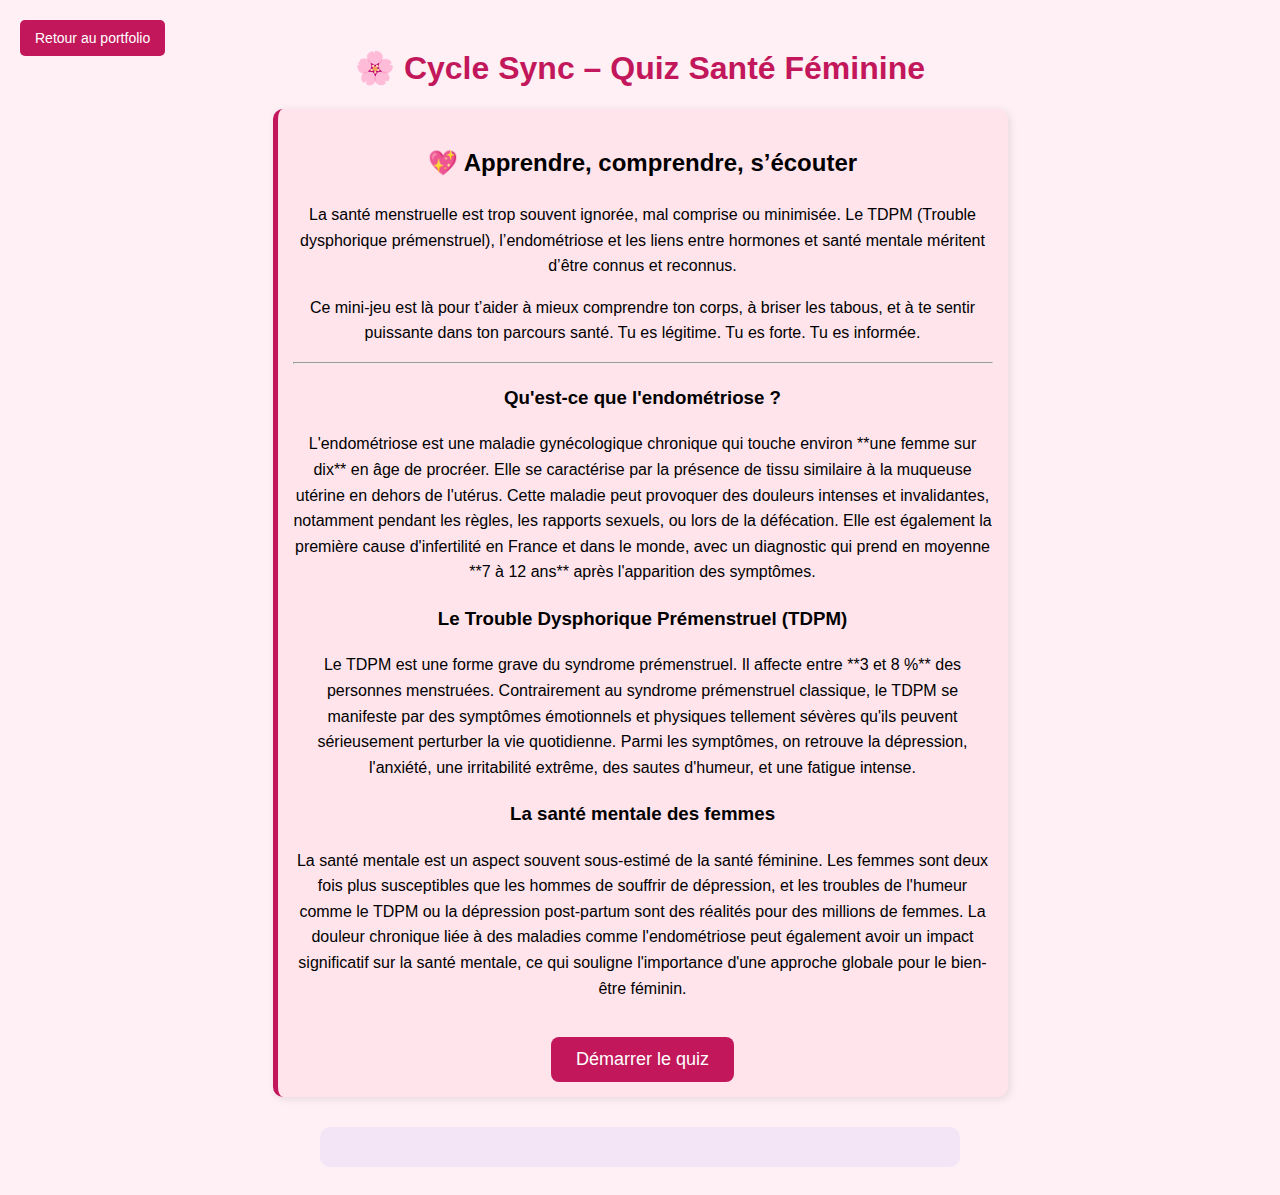
<file: cycle-sync.html>
<!DOCTYPE html>
<html lang="fr">
<head>
  <meta charset="UTF-8">
  <title>Cycle Sync – Quiz Santé Féminine</title>
  <meta name="viewport" content="width=device-width, initial-scale=1.0">
  <style>
    body {
      font-family: 'Arial', sans-serif;
      background-color: #fff0f5;
      text-align: center;
      padding: 20px;
    }
    
    .return-button-fixed {
        position: fixed;
        top: 20px;
        left: 20px;
        padding: 10px 15px;
        font-size: 14px;
        background-color: #c2185b;
        color: white;
        border: none;
        border-radius: 5px;
        cursor: pointer;
        text-decoration: none;
        transition: background-color 0.3s;
        z-index: 1000;
    }

    .return-button-fixed:hover {
        background-color: #880e4f;
    }

    h1 {
      color: #c2185b;
    }

    .intro {
      background-color: #ffe4ec;
      border-left: 5px solid #c2185b;
      padding: 15px;
      margin: 20px auto;
      max-width: 700px;
      font-size: 16px;
      line-height: 1.6;
      box-shadow: 2px 2px 8px rgba(0,0,0,0.1);
      border-radius: 10px;
    }

    .question {
      margin: 20px auto;
      padding: 15px;
      background-color: #fff8fb;
      border-radius: 10px;
      max-width: 600px;
      box-shadow: 2px 2px 8px rgba(0,0,0,0.1);
      display: none;
    }

    .question.active {
      display: block;
    }
    
    .start-button, .next-question-btn, .prev-question-btn, .see-questions-btn {
        padding: 12px 25px;
        font-size: 18px;
        background-color: #c2185b;
        color: white;
        border: none;
        border-radius: 8px;
        cursor: pointer;
        transition: background-color 0.3s;
        margin-top: 20px;
    }

    .start-button:hover, .next-question-btn:hover, .prev-question-btn:hover, .see-questions-btn:hover {
        background-color: #880e4f;
    }

    .options button {
      display: block;
      width: 100%;
      margin-bottom: 10px;
      padding: 12px;
      font-size: 16px;
      border-radius: 8px;
      border: 1px solid #c2185b;
      background-color: #f8bbd0;
      cursor: pointer;
      transition: background-color 0.3s;
    }

    .options button:hover {
      background-color: #f48fb1;
    }

    .options button.correct {
        background-color: #a5d6a7;
        border-color: #2e7d32;
        color: #1b5e20;
    }

    .options button.incorrect {
        background-color: #ef9a9a;
        border-color: #c62828;
        color: #b71c1c;
    }

    .info-box {
      margin-top: 20px;
      font-weight: bold;
      padding: 15px;
      border-radius: 8px;
      border-left: 5px solid;
      text-align: left;
    }
    
    .info-box.correct {
        background-color: #e8f5e9;
        border-color: #2e7d32;
        color: #1b5e20;
    }

    .info-box.incorrect {
        background-color: #ffebee;
        border-color: #c62828;
        color: #b71c1c;
    }

    #feedback {
      margin-top: 20px;
      font-weight: bold;
      color: #880e4f;
    }

    #score {
      font-size: 18px;
      margin-top: 10px;
    }

    #badges {
      font-size: 24px;
      margin-top: 10px;
    }

    #confetti-canvas {
      position: fixed;
      top: 0;
      left: 0;
      pointer-events: none;
      width: 100%;
      height: 100%;
      z-index: 9999;
    }

    .final-message {
      margin-top: 30px;
      font-size: 18px;
      color: #6a1b9a;
      background-color: #f3e5f5;
      padding: 20px;
      border-radius: 10px;
      max-width: 600px;
      margin-left: auto;
      margin-right: auto;
      text-align: left;
    }

    .quiz-review {
        margin-top: 20px;
        text-align: left;
    }

    .quiz-review h4 {
        color: #c2185b;
        margin-top: 25px;
    }

    .quiz-review ul {
        list-style-type: none;
        padding-left: 0;
    }

    .quiz-review li {
        padding: 5px;
        border-radius: 5px;
        margin-bottom: 5px;
    }

    .quiz-review .correct-answer {
        background-color: #e8f5e9;
        border-left: 3px solid #2e7d32;
    }
  </style>
</head>
<body>
    <a href="index.html" class="return-button-fixed">Retour au portfolio</a>
  <h1>🌸 Cycle Sync – Quiz Santé Féminine</h1>

  <div class="intro" id="intro-section">
    <h2>💖 Apprendre, comprendre, s’écouter</h2>
    <p>La santé menstruelle est trop souvent ignorée, mal comprise ou minimisée. Le TDPM (Trouble dysphorique prémenstruel), l’endométriose et les liens entre hormones et santé mentale méritent d’être connus et reconnus.</p>
    <p>Ce mini-jeu est là pour t’aider à mieux comprendre ton corps, à briser les tabous, et à te sentir puissante dans ton parcours santé. Tu es légitime. Tu es forte. Tu es informée.</p>

    <hr>

    <h3>Qu'est-ce que l'endométriose ?</h3>
    <p>L'endométriose est une maladie gynécologique chronique qui touche environ **une femme sur dix** en âge de procréer. Elle se caractérise par la présence de tissu similaire à la muqueuse utérine en dehors de l'utérus. Cette maladie peut provoquer des douleurs intenses et invalidantes, notamment pendant les règles, les rapports sexuels, ou lors de la défécation. Elle est également la première cause d'infertilité en France et dans le monde, avec un diagnostic qui prend en moyenne **7 à 12 ans** après l'apparition des symptômes.</p>

    <h3>Le Trouble Dysphorique Prémenstruel (TDPM)</h3>
    <p>Le TDPM est une forme grave du syndrome prémenstruel. Il affecte entre **3 et 8 %** des personnes menstruées. Contrairement au syndrome prémenstruel classique, le TDPM se manifeste par des symptômes émotionnels et physiques tellement sévères qu'ils peuvent sérieusement perturber la vie quotidienne. Parmi les symptômes, on retrouve la dépression, l'anxiété, une irritabilité extrême, des sautes d'humeur, et une fatigue intense.</p>

    <h3>La santé mentale des femmes</h3>
    <p>La santé mentale est un aspect souvent sous-estimé de la santé féminine. Les femmes sont deux fois plus susceptibles que les hommes de souffrir de dépression, et les troubles de l'humeur comme le TDPM ou la dépression post-partum sont des réalités pour des millions de femmes. La douleur chronique liée à des maladies comme l'endométriose peut également avoir un impact significatif sur la santé mentale, ce qui souligne l'importance d'une approche globale pour le bien-être féminin.</p>
    <button class="start-button" onclick="startQuiz()">Démarrer le quiz</button>
  </div>

  <div id="quiz-container" style="display:none;"></div>
  <div id="feedback-container"></div>
  <div id="score"></div>
  <button class="prev-question-btn" onclick="prevQuestion()" style="display: none;">← Précédent</button>
  <button class="next-question-btn" onclick="nextQuestion()" style="display: none;">Question suivante →</button>
  <button class="see-questions-btn" onclick="showAllQuestions()" style="display:none;">Voir les questions et les réponses</button>
  <button onclick="resetQuiz()" style="display:none;">🔄 Recommencer</button>
  <canvas id="confetti-canvas"></canvas>
  <div class="final-message" id="final-message"></div>

  <script>
    const questions = [
      { 
          q: "Qu'est-ce que le TDPM ?", 
          options: ["Trouble digestif", "Infection urinaire", "Migraine hormonale", "Forme sévère du syndrome prémenstruel avec symptômes émotionnels intenses"], 
          answer: 3,
          info: "Le TDPM (Trouble Dysphorique Prémenstruel) est une forme plus grave du syndrome prémenstruel, caractérisée par des symptômes émotionnels et physiques qui peuvent être très invalidants et perturber la vie quotidienne."
      },
      { 
          q: "Quelle est une cause fréquente de l'endométriose ?", 
          options: ["Hygiène menstruelle", "Fer dans le sang", "Infection bactérienne", "Croissance de tissu semblable à l'endomètre en dehors de l'utérus"], 
          answer: 3,
          info: "L'endométriose est une maladie chronique où du tissu semblable à celui qui tapisse l'utérus se développe à l'extérieur, souvent sur les ovaires, les trompes de Fallope, ou d'autres organes pelviens."
      },
      { 
          q: "Quel symptôme est associé à la phase lutéale ?", 
          options: ["Absence de règles", "Ovulation", "Énergie élevée", "Fatigue, irritabilité et fringales"], 
          answer: 3,
          info: "La phase lutéale suit l'ovulation et dure jusqu'aux règles. Les symptômes comme la fatigue, l'irritabilité et les fringales y sont courants en raison des changements hormonaux."
      },
      { 
          q: "Comment soulager les symptômes du TDPM ?", 
          options: ["Antibiotiques", "Sucre", "Éviter le sport", "Thérapie cognitivo-comportementale + suivi médical"], 
          answer: 3,
          info: "La thérapie cognitivo-comportementale et un suivi médical (qui peut inclure des antidépresseurs ou des contraceptifs) sont des approches efficaces pour gérer les symptômes du TDPM."
      },
      { 
          q: "Quel lien entre santé mentale et TDPM ?", 
          options: ["Aucun lien", "Amélioration mentale", "Influence sur fertilité", "Aggravation de l’anxiété et dépression"], 
          answer: 3,
          info: "Le TDPM est intrinsèquement lié à la santé mentale, provoquant des symptômes graves tels que la dépression, l'anxiété et l'irritabilité extrême juste avant les règles."
      },
      { 
          q: "Pourquoi l'endométriose est-elle souvent diagnostiquée tard ?", 
          options: ["Génétique", "Symptômes minimisés", "Pas de douleur", "Facile à détecter"], 
          answer: 1,
          info: "Malheureusement, les symptômes de l'endométriose sont souvent banalisés comme 'douleurs de règles normales', ce qui retarde le diagnostic de plusieurs années."
      },
      { 
          q: "Symptôme courant de l'endométriose ?", 
          options: ["Douleurs pelviennes", "Vision floue", "Fièvre", "Perte de cheveux"], 
          answer: 0,
          info: "Les douleurs pelviennes chroniques, souvent invalidantes, sont le symptôme le plus fréquent de l'endométriose."
      },
      { 
          q: "Hormone liée au TDPM ?", 
          options: ["Progestérone", "Testostérone", "Adrénaline", "Insuline"], 
          answer: 0,
          info: "Les fluctuations de la progestérone et de l'œstrogène dans la phase lutéale sont des facteurs clés qui contribuent aux symptômes du TDPM."
      },
      { 
          q: "Outil utile pour suivre son cycle ?", 
          options: ["Podomètre", "Tensiomètre", "Thermomètre", "Application de suivi"], 
          answer: 3,
          info: "Utiliser une application de suivi de cycle peut vous aider à identifier des schémas, à mieux comprendre votre corps et à communiquer ces informations à votre médecin."
      },
      { 
          q: "Effet du TDPM sur la vie quotidienne ?", 
          options: ["Relations et travail affectés", "Concentration améliorée", "Sommeil réparateur", "Productivité accrue"], 
          answer: 0,
          info: "Les symptômes sévères du TDPM peuvent avoir un impact significatif sur les relations personnelles, la vie professionnelle et la capacité à gérer les activités quotidiennes."
      },
      { 
          q: "Pourquoi la recherche sur la santé féminine est insuffisante ?", 
          options: ["Douleurs bien comprises", "Symptômes universels", "Femmes surreprésentées", "Spécificités féminines négligées"], 
          answer: 3,
          info: "Historiquement, la recherche médicale s'est souvent concentrée sur le corps masculin, négligeant les spécificités de la santé féminine, ce qui a conduit à des lacunes dans la connaissance de maladies comme l'endométriose ou le TDPM."
      },
      { 
          q: "Qui peut diagnostiquer le TDPM ?", 
          options: ["Cardiologue", "Dermatologue", "Ophtalmologue", "Gynécologue ou psychiatre"], 
          answer: 3,
          info: "Le TDPM est un trouble psychiatrique et hormonal. Il est donc diagnostiqué par un psychiatre ou un gynécologue spécialisé après l'évaluation des symptômes."
      },
      { 
          q: "Moyen naturel pour soulager le TDPM ?", 
          options: ["Jeûne", "Isolement", "Méditation et sport doux", "Café"], 
          answer: 2,
          info: "La méditation, le yoga, la marche et une alimentation saine peuvent aider à réduire la sévérité des symptômes émotionnels et physiques du TDPM."
      },
      { 
          q: "Impact de l'endométriose sur la fertilité ?", 
          options: ["Augmente", "Grossesse multiple", "Réduit les chances", "Aucun effet"], 
          answer: 2,
          info: "L'endométriose est l'une des principales causes d'infertilité. La croissance du tissu en dehors de l'utérus peut bloquer les trompes de Fallope ou endommager les ovaires."
      },
      { 
          q: "Pourquoi parler de santé menstruelle ?", 
          options: ["Ignorer les symptômes", "Éviter les soins", "Favoriser l’éducation et le soutien", "Créer des tabous"], 
          answer: 2,
          info: "Parler ouvertement de la santé menstruelle est crucial pour briser les tabous, encourager les gens à chercher de l'aide médicale et favoriser une meilleure éducation sur ces sujets."
      },
      { 
          q: "Quel est l'âge moyen d'apparition du TDPM ?", 
          options: ["16 ans", "20 ans", "26 ans", "35 ans"], 
          answer: 2,
          info: "L'âge moyen d'apparition du TDPM est de 26 ans, mais il peut se manifester à n'importe quel moment après les premières règles."
      },
      { 
          q: "Comment les femmes se perçoivent-elles en général en termes de santé par rapport aux hommes ?", 
          options: ["De façon plus positive", "De façon moins positive", "De façon similaire", "Aucune donnée disponible"], 
          answer: 1,
          info: "Plusieurs études montrent que les femmes ont tendance à avoir une perception plus négative de leur propre santé que les hommes, en partie à cause des problèmes de santé liés au cycle menstruel et aux maladies chroniques."
      },
      { 
          q: "Quelle est la cause principale de mortalité chez les femmes ?", 
          options: ["Cancer du sein", "Maladies auto-immunes", "Maladies cardiovasculaires", "Diabète"], 
          answer: 2,
          info: "Les maladies cardiovasculaires, y compris les crises cardiaques et les accidents vasculaires cérébraux, sont la principale cause de mortalité chez les femmes."
      }
    ];

    const introSection = document.getElementById('intro-section');
    const quizContainer = document.getElementById('quiz-container');
    const feedbackContainer = document.getElementById('feedback-container');
    const scoreDisplay = document.getElementById('score');
    const nextBtn = document.querySelector('.next-question-btn');
    const prevBtn = document.querySelector('.prev-question-btn');
    const finalMessage = document.getElementById('final-message');
    const resetButton = document.querySelector('button[onclick="resetQuiz()"]');
    const seeQuestionsBtn = document.querySelector('.see-questions-btn');
    
    let current = 0;
    let score = 0;
    
    function startQuiz() {
        introSection.style.display = 'none';
        quizContainer.style.display = 'block';
        resetButton.style.display = 'block';
        loadQuestion();
    }
    
    function loadQuestion() {
      if (current >= questions.length) {
        showFinalScore();
        return;
      }

      const q = questions[current];
      let html = `<div class="question active"><h3>${q.q}</h3><div class="options">`;
      q.options.forEach((opt, i) => {
        html += `<button onclick="checkAnswer(${i})">${opt}</button>`;
      });
      html += `</div></div>`;
      quizContainer.innerHTML = html;
      feedbackContainer.innerHTML = '';
      scoreDisplay.innerText = `Score : ${score} / ${questions.length}`;
      nextBtn.style.display = 'none';
      prevBtn.style.display = current > 0 ? 'inline-block' : 'none';

      if (q.answeredIndex !== undefined) {
          checkAnswer(q.answeredIndex);
          nextBtn.style.display = 'inline-block';
      }
    }

    function checkAnswer(selected) {
      const q = questions[current];
      const correct = q.answer;
      const buttons = quizContainer.querySelectorAll('button');
      
      buttons.forEach(button => button.disabled = true);
      
      let feedbackHTML = '';
      if (selected === correct) {
        if (q.answeredIndex === undefined) {
          score++;
        }
        buttons[selected].classList.add('correct');
        feedbackHTML = `<div class="info-box correct">✅ Bonne réponse ! ${q.info}</div>`;
      } else {
        buttons[selected].classList.add('incorrect');
        buttons[correct].classList.add('correct');
        feedbackHTML = `<div class="info-box incorrect">❌ Oups ! Ce n'était pas la bonne réponse. ${q.info}</div>`;
      }
      
      q.answeredIndex = selected;

      feedbackContainer.innerHTML = feedbackHTML;
      nextBtn.style.display = 'inline-block';
      scoreDisplay.innerText = `Score : ${score} / ${questions.length}`;
    }

    function nextQuestion() {
      current++;
      loadQuestion();
    }
    
    function prevQuestion() {
        current--;
        loadQuestion();
    }
    
    function showFinalScore() {
        quizContainer.innerHTML = "<h2>🎉 Bravo ! Tu as terminé le quiz !</h2>";
        feedbackContainer.innerHTML = '';
        nextBtn.style.display = 'none';
        prevBtn.style.display = 'none';
        scoreDisplay.innerText = `Score final : ${score} / ${questions.length}`;
        seeQuestionsBtn.style.display = 'inline-block';
        if (score === questions.length) launchConfetti();
        finalMessage.innerHTML = `
          <h3>✨ Félicitations !</h3>
          <p>Tu as terminé le quiz avec un score de **${score}** sur **${questions.length}**.</p>
          <p>La santé des femmes est souvent négligée. Pourtant, il est essentiel de parler de ces sujets et de briser le tabou qui les entoure. Voici quelques faits qui montrent à quel point ces conditions sont répandues :</p>
          <ul style="text-align:left; max-width:600px; margin: 0 auto; font-size: 16px;">
            <li>**TDPM (Trouble Dysphorique Prémenstruel)** : Entre 3 et 8 % des femmes menstruées sont touchées par ce trouble qui provoque des symptômes émotionnels et physiques graves, perturbant le quotidien.</li>
            <li>**Endométriose** : Cette maladie inflammatoire chronique affecte environ 1 femme sur 10 en âge de procréer à travers le monde, soit environ 190 millions de personnes.</li>
          </ul>
          <p>Ensemble, nous pouvons accroître la sensibilisation et apporter du soutien. N'hésitez pas à partager vos résultats et à encourager les autres à en apprendre davantage sur ces sujets importants. 💪</p>
        `;
    }

    function showAllQuestions() {
      quizContainer.style.display = 'none';
      feedbackContainer.style.display = 'none';
      nextBtn.style.display = 'none';
      prevBtn.style.display = 'none';
      seeQuestionsBtn.style.display = 'none';
      scoreDisplay.style.display = 'none';
      finalMessage.innerHTML = '<h2>Revue des questions et réponses</h2><div class="quiz-review"></div>';
      const reviewContainer = finalMessage.querySelector('.quiz-review');
      
      questions.forEach((q, index) => {
        let html = `<h4>Question ${index + 1} : ${q.q}</h4><ul>`;
        q.options.forEach((opt, optIndex) => {
          const isCorrect = optIndex === q.answer;
          html += `<li class="${isCorrect ? 'correct-answer' : ''}">${opt}</li>`;
        });
        html += `</ul><div class="info-box">${q.info}</div>`;
        reviewContainer.innerHTML += html;
      });
      
      finalMessage.scrollIntoView({ behavior: 'smooth' });
    }

    function resetQuiz() {
      current = 0;
      score = 0;
      questions.forEach(q => q.answeredIndex = undefined);
      introSection.style.display = 'block';
      quizContainer.style.display = 'none';
      feedbackContainer.style.display = 'none';
      quizContainer.innerHTML = '';
      feedbackContainer.innerHTML = '';
      scoreDisplay.innerText = '';
      finalMessage.innerHTML = '';
      nextBtn.style.display = 'none';
      prevBtn.style.display = 'none';
      resetButton.style.display = 'none';
      seeQuestionsBtn.style.display = 'none';
      scoreDisplay.style.display = 'block';
    }

    function launchConfetti() {
      const canvas = document.getElementById('confetti-canvas');
      const ctx = canvas.getContext('2d');
      canvas.width = window.innerWidth;
      canvas.height = window.innerHeight;

      let particles = [];
      for (let i = 0; i < 120; i++) {
        particles.push({
          x: Math.random() * canvas.width,
          y: Math.random() * canvas.height,
          r: Math.random() * 6 + 4,
          d: Math.random() * 100,
          color: `hsl(${Math.random() * 360}, 80%, 85%)`,
          tilt: Math.floor(Math.random() * 10) - 5
        });
      }

      function draw() {
        ctx.clearRect(0, 0, canvas.width, canvas.height);
        particles.forEach(p => {
          ctx.beginPath();
          ctx.arc(p.x, p.y, p.r, 0, Math.PI * 2);
          ctx.fillStyle = p.color;
          ctx.fill();
        });
        update();
      }

      function update() {
        particles.forEach(p => {
          p.y += 2;
          p.x += Math.sin(p.d);
          if (p.y > canvas.height) p.y = 0;
        });
      }

      let interval = setInterval(draw, 30);
      setTimeout(() => {
        clearInterval(interval);
        ctx.clearRect(0, 0, canvas.width, canvas.height);
      }, 3000);
    }
  </script>
</body>
</html>
</file>
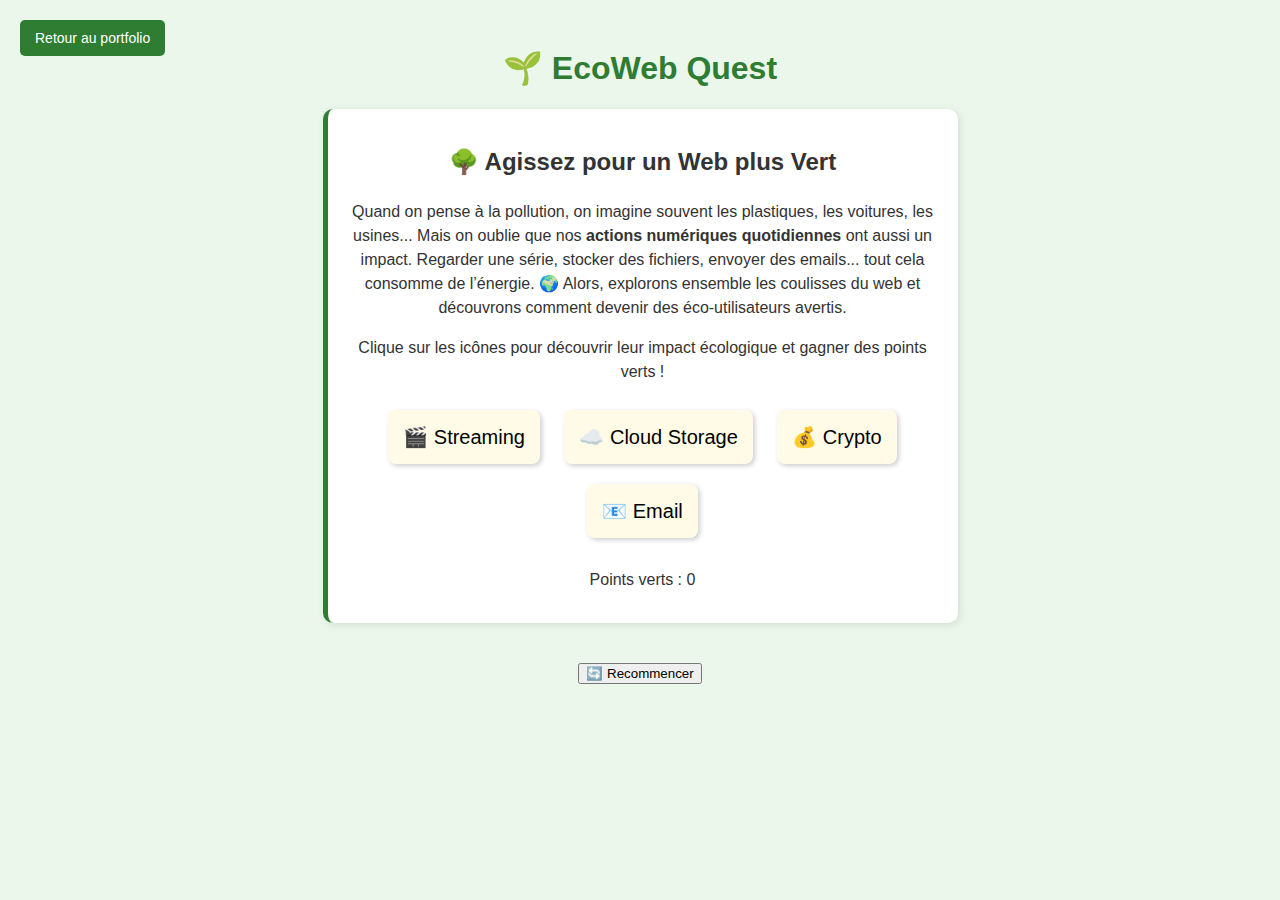
<file: ecoweb.html>
<!DOCTYPE html>
<html lang="fr">
<head>
  <meta charset="UTF-8">
  <title>EcoWeb Quest</title>
  <style>
    body {
      font-family: 'Arial', sans-serif;
      background-color: #eaf7ea;
      color: #333;
      text-align: center;
      padding: 20px;
    }

    h1 {
      color: #2e7d32;
    }
    
    .return-button-fixed {
        position: fixed;
        top: 20px;
        left: 20px;
        padding: 10px 15px;
        font-size: 14px;
        background-color: #2e7d32;
        color: white;
        border: none;
        border-radius: 5px;
        cursor: pointer;
        text-decoration: none;
        transition: background-color 0.3s;
        z-index: 1000;
    }

    .return-button-fixed:hover {
        background-color: #1b5e20;
    }

    .intro {
      background-color: #ffffff;
      border-left: 5px solid #2e7d32;
      padding: 15px;
      margin: 20px auto;
      max-width: 600px;
      font-size: 16px;
      line-height: 1.5;
      box-shadow: 2px 2px 8px rgba(0,0,0,0.1);
      border-radius: 10px;
    }
    
    .start-quiz-btn, .next-question-btn, .prev-question-btn, .see-questions-btn {
        padding: 12px 25px;
        font-size: 18px;
        background-color: #1e7e34; /* Darker green for better visibility */
        color: white;
        border: none;
        border-radius: 8px;
        cursor: pointer;
        transition: background-color 0.3s;
        margin-top: 20px;
        box-shadow: 0 4px 6px rgba(0,0,0,0.1);
    }
    
    .start-quiz-btn:hover, .next-question-btn:hover, .prev-question-btn:hover, .see-questions-btn:hover {
        background-color: #155724; /* Even darker on hover */
    }

    .game-area {
      transition: opacity 0.5s ease-in-out;
    }

    .game-area button {
      margin: 10px;
      padding: 15px;
      font-size: 20px;
      cursor: pointer;
      border-radius: 8px;
      background-color: #fffbe6;
      border: none;
      box-shadow: 2px 2px 5px rgba(0,0,0,0.2);
      transition: background-color 0.3s, transform 0.2s;
    }
    
    .game-area button:hover {
      background-color: #b2e8c2;
      transform: scale(1.02);
    }
    
    .quiz-area {
        opacity: 0;
        transition: opacity 1s ease-in-out;
        margin-top: 40px;
        display: none;
    }

    .quiz-area.show {
        opacity: 1;
        display: block;
    }

    .quiz-area .question-box {
        background-color: #ffffff;
        border-radius: 10px;
        padding: 20px;
        margin-top: 20px;
        box-shadow: 2px 2px 8px rgba(0,0,0,0.1);
    }

    .options button {
      display: block;
      width: 100%;
      margin: 10px 0;
      padding: 12px;
      font-size: 16px;
      border-radius: 8px;
      background-color: #f0f0f0;
      border: 1px solid #ddd;
      cursor: pointer;
      transition: background-color 0.3s, transform 0.2s;
    }

    .options button:hover {
        background-color: #e0e0e0;
        transform: scale(1.01);
    }

    .options button.correct {
        background-color: #d4edda;
        border-color: #28a745;
    }

    .options button.incorrect {
        background-color: #f8d7da;
        border-color: #dc3545;
    }
    
    .info-box {
      margin-top: 20px;
      font-weight: bold;
      padding: 15px;
      border-radius: 8px;
      border-left: 5px solid;
      text-align: left;
    }
    
    .info-box.correct {
        background-color: #e8f5e9;
        border-color: #2e7d32;
        color: #1b5e20;
    }

    .info-box.incorrect {
        background-color: #ffebee;
        border-color: #c62828;
        color: #b71c1c;
    }
    
    #impact-message {
      margin-top: 20px;
      font-weight: bold;
      color: #2e7d32;
      white-space: pre-line;
      transition: opacity 0.5s ease-in-out;
    }

    #badges {
      margin-top: 15px;
      font-size: 24px;
      transition: opacity 0.5s ease-in-out;
    }

    #confetti-canvas {
      position: fixed;
      top: 0;
      left: 0;
      pointer-events: none;
      width: 100%;
      height: 100%;
      z-index: 9999;
    }

    #final-message {
        margin-top: 30px;
        font-size: 18px;
        color: #2e7d32;
        background-color: #d4edda;
        padding: 20px;
        border-radius: 10px;
        max-width: 600px;
        margin-left: auto;
        margin-right: auto;
        opacity: 0;
        transition: opacity 1s ease-in-out;
    }
    
    #final-message.show {
        opacity: 1;
    }
    
    .quiz-review {
        margin-top: 20px;
        text-align: left;
    }

    .quiz-review h4 {
        color: #2e7d32;
        margin-top: 25px;
    }

    .quiz-review ul {
        list-style-type: none;
        padding-left: 0;
    }

    .quiz-review li {
        padding: 5px;
        border-radius: 5px;
        margin-bottom: 5px;
    }

    .quiz-review .correct-answer {
        background-color: #e8f5e9;
        border-left: 3px solid #2e7d32;
    }
  </style>
</head>
<body>
    <a href="index.html" class="return-button-fixed">Retour au portfolio</a>
  <h1>🌱 EcoWeb Quest</h1>

  <div class="intro" id="intro-section">
    <h2>🌳 Agissez pour un Web plus Vert</h2>
    <p>Quand on pense à la pollution, on imagine souvent les plastiques, les voitures, les usines... Mais on oublie que nos <strong>actions numériques quotidiennes</strong> ont aussi un impact. Regarder une série, stocker des fichiers, envoyer des emails... tout cela consomme de l’énergie. 🌍 Alors, explorons ensemble les coulisses du web et découvrons comment devenir des éco-utilisateurs avertis.</p>
    <div class="game-area" id="discovery-area">
      <p>Clique sur les icônes pour découvrir leur impact écologique et gagner des points verts !</p>
      <button onclick="revealImpact('streaming', this)">🎬 Streaming</button>
      <button onclick="revealImpact('cloud', this)">☁️ Cloud Storage</button>
      <button onclick="revealImpact('crypto', this)">💰 Crypto</button>
      <button onclick="revealImpact('email', this)">📧 Email</button>
      <div id="impact-message"></div>
      <p>Points verts : <span id="score">0</span></p>
      <div id="badges"></div>
      <button class="start-quiz-btn" onclick="startQuiz()" style="display:none;">Démarrer le quiz</button>
    </div>
  </div>

  <div class="quiz-area" id="quiz-area">
    <h2>Testez vos connaissances !</h2>
    <div id="quiz-content"></div>
  </div>
  
  <div id="feedback-container"></div>
  <div id="score-quiz"></div>
  <button class="prev-question-btn" onclick="prevQuestion()" style="display: none;">← Précédent</button>
  <button class="next-question-btn" onclick="nextQuestion()" style="display: none;">Question suivante →</button>
  <button class="see-questions-btn" onclick="showAllQuestions()" style="display:none;">Voir les questions et les réponses</button>
  <button onclick="resetGame()" style="margin-top: 20px;">🔄 Recommencer</button>

  <div id="final-message"></div>

  <canvas id="confetti-canvas"></canvas>

  <script>
    let score = 0;
    let discoveredCount = 0;
    let quizScore = 0;
    
    const facts = {
      streaming: "Une heure de streaming HD = 55g de CO₂, soit une ampoule allumée pendant 6h. Netflix consomme plus d’énergie que certains pays !",
      cloud: "Les data centers consomment 1% de l’électricité mondiale. Stocker 1 Go dans le cloud = 3h de lumière LED.",
      crypto: "Le Bitcoin consomme plus d’énergie que l’Argentine. Certaines cryptos utilisent des systèmes plus verts comme Proof of Stake.",
      email: "Un email avec pièce jointe = 50g de CO₂. Vider ta boîte mail peut réduire ton empreinte numérique !"
    };

    const badges = {
      streaming: "🏅 EcoStreamer",
      cloud: "🏅 Data Detoxer",
      crypto: "🏅 Green Coder",
      email: "🏅 Inbox Ninja"
    };

    const quizQuestions = [
      {
        q: "Quelle est la meilleure habitude pour réduire l'impact du streaming ?",
        options: ["Regarder en 4K", "Passer en mode audio", "Acheter un plus grand écran", "Utiliser le Wi-Fi"],
        answer: 1,
        info: "L'audio ou la basse résolution consomment beaucoup moins de bande passante et d'énergie que le streaming haute définition. C'est un petit geste avec un grand impact !",
        points: 20
      },
      {
        q: "Comment réduire l'impact écologique des e-mails ?",
        options: ["Laisser les spams", "Supprimer les e-mails inutiles", "Ajouter des pièces jointes lourdes", "Envoyer plus d'e-mails"],
        answer: 1,
        info: "Les e-mails stockés sur les serveurs consomment de l'énergie en permanence. Supprimer les messages inutiles (surtout les spams et les newsletters) réduit l'empreinte de manière significative.",
        points: 20
      },
      {
        q: "Quel est l'impact principal du 'Cloud Storage' ?",
        options: ["La pollution des océans", "L'utilisation de serveurs qui consomment de l'énergie", "Le bruit des ordinateurs", "La surchauffe des téléphones"],
        answer: 1,
        info: "Les serveurs dans les data centers qui stockent nos données dans le cloud tournent 24h/24 et 7j/7 et consomment énormément d'électricité pour fonctionner et se refroidir.",
        points: 20
      },
      {
        q: "Pourquoi les datacenters nécessitent-ils beaucoup d'eau ?",
        options: ["Pour les sanitaires", "Pour la climatisation", "Pour la production électrique", "Pour l'hydratation des employés"],
        answer: 1,
        info: "L'un des plus grands défis des datacenters est de maintenir leurs serveurs à basse température. La climatisation et les systèmes de refroidissement par eau consomment d'énormes quantités d'eau, ce qui représente un coût environnemental important.",
        points: 20
      },
      {
        q: "Quel navigateur web est considéré comme plus éco-responsable ?",
        options: ["Google Chrome", "Mozilla Firefox", "Safari", "L'éco-responsabilité dépend des habitudes de l'utilisateur"],
        answer: 3,
        info: "Bien que certains navigateurs puissent avoir des modes d'économie d'énergie, l'impact le plus significatif vient de l'utilisateur : éviter d'ouvrir trop d'onglets, utiliser des extensions pour bloquer les publicités, et optimiser les réglages pour réduire la consommation d'énergie.",
        points: 20
      }
    ];

    const introSection = document.getElementById('intro-section');
    const discoveryArea = document.getElementById('discovery-area');
    const quizArea = document.getElementById('quiz-area');
    const quizContent = document.getElementById('quiz-content');
    const feedbackContainer = document.getElementById('feedback-container');
    const scoreDiscovery = document.getElementById('score');
    const scoreQuiz = document.getElementById('score-quiz');
    const nextBtn = document.querySelector('.next-question-btn');
    const prevBtn = document.querySelector('.prev-question-btn');
    const finalMessage = document.getElementById('final-message');
    const seeQuestionsBtn = document.querySelector('.see-questions-btn');
    const startQuizBtn = document.querySelector('.start-quiz-btn');
    const resetButton = document.querySelector('button[onclick="resetGame()"]');
    
    let current = 0;
    
    function revealImpact(type, button) {
      if (button.disabled) return;
      
      let message = "";
      let fact = facts[type];
      switch(type) {
        case 'streaming':
          message = "🎬 Le streaming HD consomme beaucoup d'énergie. Préfère le mode audio ou basse résolution.";
          break;
        case 'cloud':
          message = "☁️ Le stockage cloud utilise des data centers gourmands en énergie. Supprime les fichiers inutiles.";
          break;
        case 'crypto':
          message = "💰 Le minage de crypto est très polluant. Renseigne-toi sur les cryptos vertes.";
          break;
        case 'email':
          message = "📧 Les emails inutiles encombrent les serveurs. Vide ta boîte régulièrement.";
          break;
      }

      score += 10;
      document.getElementById("impact-message").innerText = message + "\n💡 " + fact;
      scoreDiscovery.innerText = score;
      document.getElementById("badges").innerHTML += badges[type] + " ";
      
      button.disabled = true;
      discoveredCount++;
      
      if (discoveredCount === Object.keys(facts).length) {
          startQuizBtn.style.display = 'block';
      }
    }

    function startQuiz() {
      introSection.style.display = 'none';
      discoveryArea.style.display = 'none';
      quizArea.style.display = 'block';
      quizArea.classList.add('show');
      resetButton.style.display = 'block';
      loadQuestion();
    }
    
    function loadQuestion() {
      if (current >= quizQuestions.length) {
        showFinalScore();
        return;
      }
      const q = quizQuestions[current];
      let html = `<div class="question-box"><h3>${q.q}</h3><div class="options">`;
      q.options.forEach((opt, i) => {
        html += `<button onclick="checkAnswer(${i})">${opt}</button>`;
      });
      html += `</div></div>`;
      quizContent.innerHTML = html;
      feedbackContainer.innerHTML = '';
      scoreQuiz.innerText = `Points : ${quizScore}`;
      nextBtn.style.display = 'none';
      prevBtn.style.display = current > 0 ? 'inline-block' : 'none';

      if (q.answeredIndex !== undefined) {
          checkAnswer(q.answeredIndex);
          nextBtn.style.display = 'inline-block';
      }
    }
    
    function checkAnswer(selectedIndex) {
      const q = quizQuestions[current];
      const buttons = quizContent.querySelectorAll('button');
      const correct = q.answer;
      
      buttons.forEach(button => button.disabled = true);
      
      let feedbackHTML = '';
      if (selectedIndex === correct) {
        if (q.answeredIndex === undefined) {
            quizScore += q.points;
        }
        buttons[selectedIndex].classList.add('correct');
        feedbackHTML = `<div class="info-box correct">✅ Bonne réponse ! ${q.info}</div>`;
      } else {
        buttons[selectedIndex].classList.add('incorrect');
        buttons[correct].classList.add('correct');
        feedbackHTML = `<div class="info-box incorrect">❌ Oups ! Ce n'était pas la bonne réponse. ${q.info}</div>`;
      }
      
      q.answeredIndex = selectedIndex;
      
      feedbackContainer.innerHTML = feedbackHTML;
      nextBtn.style.display = 'inline-block';
      scoreQuiz.innerText = `Points : ${quizScore}`;
    }

    function nextQuestion() {
      current++;
      loadQuestion();
    }
    
    function prevQuestion() {
      current--;
      loadQuestion();
    }

    function showFinalScore() {
      quizArea.innerHTML = "<h2>🎉 Quiz Terminé !</h2>";
      feedbackContainer.innerHTML = '';
      nextBtn.style.display = 'none';
      prevBtn.style.display = 'none';
      scoreQuiz.innerText = `Score final : ${quizScore} points`;
      seeQuestionsBtn.style.display = 'inline-block';
      
      const totalPossibleScore = quizQuestions.reduce((sum, q) => sum + q.points, 0);
      if (quizScore === totalPossibleScore) {
          launchConfetti();
      }
      
      finalMessage.style.display = 'block';
      finalMessage.classList.add('show');
      
      let message = "";
      if (quizScore >= totalPossibleScore * 0.8) {
          message = `🎉 Félicitations ! Vous êtes un véritable <strong>Héros de l'EcoWeb</strong> avec ${quizScore} points ! Continuez à appliquer ces gestes pour un numérique plus vert.`;
      } else if (quizScore >= totalPossibleScore * 0.5) {
          message = `👍 Super ! Vous êtes sur la bonne voie avec un score de ${quizScore} points. Chaque geste compte !`;
      } else {
          message = `🧐 Vous avez un score de ${quizScore} points. Il y a encore des choses à apprendre. N'hésitez pas à vous informer davantage !`;
      }
      finalMessage.innerHTML = message;
      
      resetButton.style.display = 'block';
    }
    
    function showAllQuestions() {
      quizArea.style.display = 'none';
      feedbackContainer.style.display = 'none';
      nextBtn.style.display = 'none';
      prevBtn.style.display = 'none';
      seeQuestionsBtn.style.display = 'none';
      scoreQuiz.style.display = 'none';
      finalMessage.innerHTML = '<h2>Revue des questions et réponses</h2><div class="quiz-review"></div>';
      finalMessage.style.display = 'block';
      const reviewContainer = finalMessage.querySelector('.quiz-review');
      
      quizQuestions.forEach((q, index) => {
        let html = `<h4>Question ${index + 1} : ${q.q}</h4><ul>`;
        q.options.forEach((opt, optIndex) => {
          const isCorrect = optIndex === q.answer;
          html += `<li class="${isCorrect ? 'correct-answer' : ''}">${opt}</li>`;
        });
        html += `</ul><div class="info-box">${q.info}</div>`;
        reviewContainer.innerHTML += html;
      });
      
      finalMessage.scrollIntoView({ behavior: 'smooth' });
    }

    function resetGame() {
      current = 0;
      quizScore = 0;
      score = 0;
      discoveredCount = 0;
      quizQuestions.forEach(q => q.answeredIndex = undefined);
      introSection.style.display = 'block';
      discoveryArea.style.display = 'block';
      quizArea.style.display = 'none';
      feedbackContainer.style.display = 'block';
      quizArea.innerHTML = '<h2>Testez vos connaissances !</h2><div id="quiz-content"></div>';
      feedbackContainer.innerHTML = '';
      scoreDiscovery.innerText = '0';
      scoreQuiz.innerText = 'Points : 0';
      finalMessage.innerHTML = '';
      finalMessage.style.display = 'none';
      nextBtn.style.display = 'none';
      prevBtn.style.display = 'none';
      seeQuestionsBtn.style.display = 'none';
      startQuizBtn.style.display = 'none';
      document.querySelectorAll('.game-area button').forEach(btn => btn.disabled = false);
    }

    function launchConfetti() {
      const canvas = document.getElementById('confetti-canvas');
      const ctx = canvas.getContext('2d');
      canvas.width = window.innerWidth;
      canvas.height = window.innerHeight;

      let particles = [];
      for (let i = 0; i < 100; i++) {
        particles.push({
          x: Math.random() * canvas.width,
          y: Math.random() * canvas.height,
          r: Math.random() * 6 + 4,
          d: Math.random() * 100,
          color: `hsl(${Math.random() * 360}, 100%, 50%)`,
          tilt: Math.floor(Math.random() * 10) - 5
        });
      }

      function draw() {
        ctx.clearRect(0, 0, canvas.width, canvas.height);
        particles.forEach(p => {
          ctx.beginPath();
          ctx.arc(p.x, p.y, p.r, 0, Math.PI * 2);
          ctx.fillStyle = p.color;
          ctx.fill();
        });
        update();
      }

      function update() {
        particles.forEach(p => {
          p.y += 2;
          p.x += Math.sin(p.d);
          if (p.y > canvas.height) p.y = 0;
        });
      }

      let interval = setInterval(draw, 30);
      setTimeout(() => {
        clearInterval(interval);
        ctx.clearRect(0, 0, canvas.width, canvas.height);
      }, 3000);
    }
  </script>
</body>
</html>
</file>
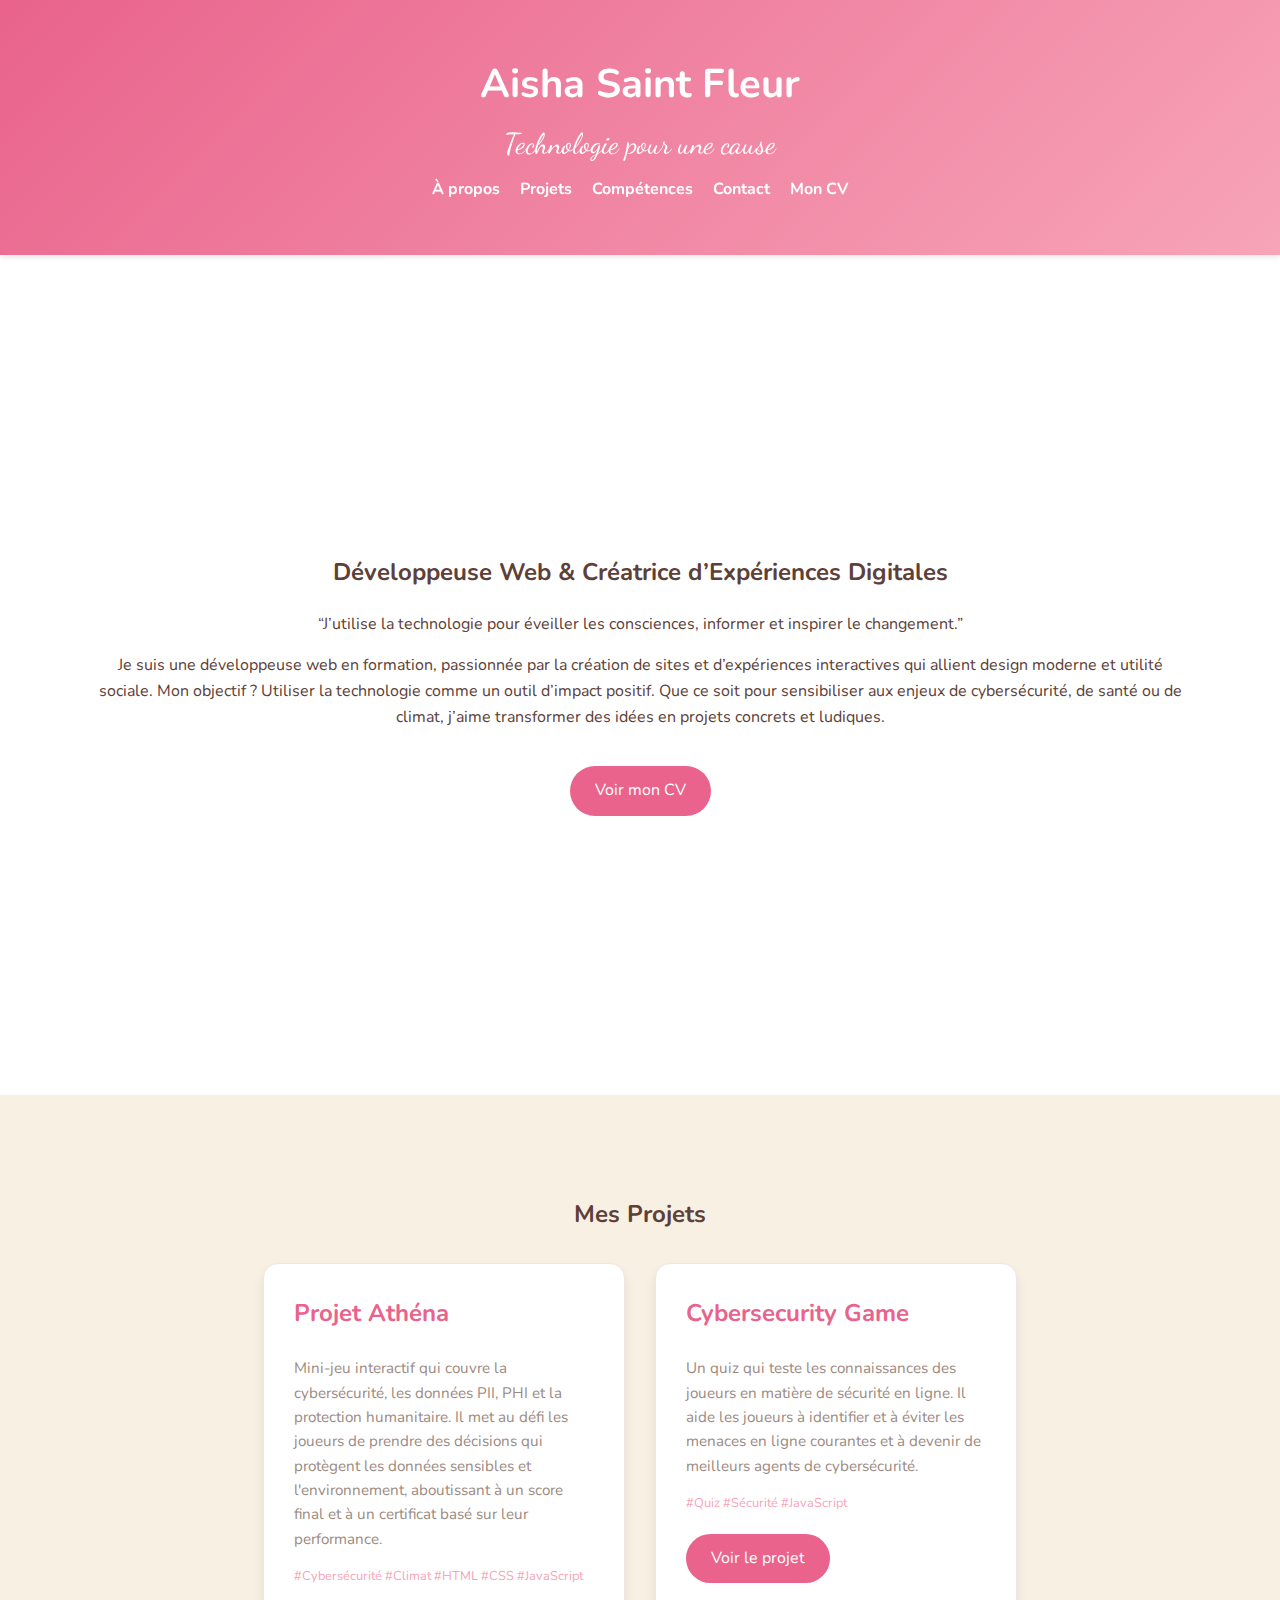
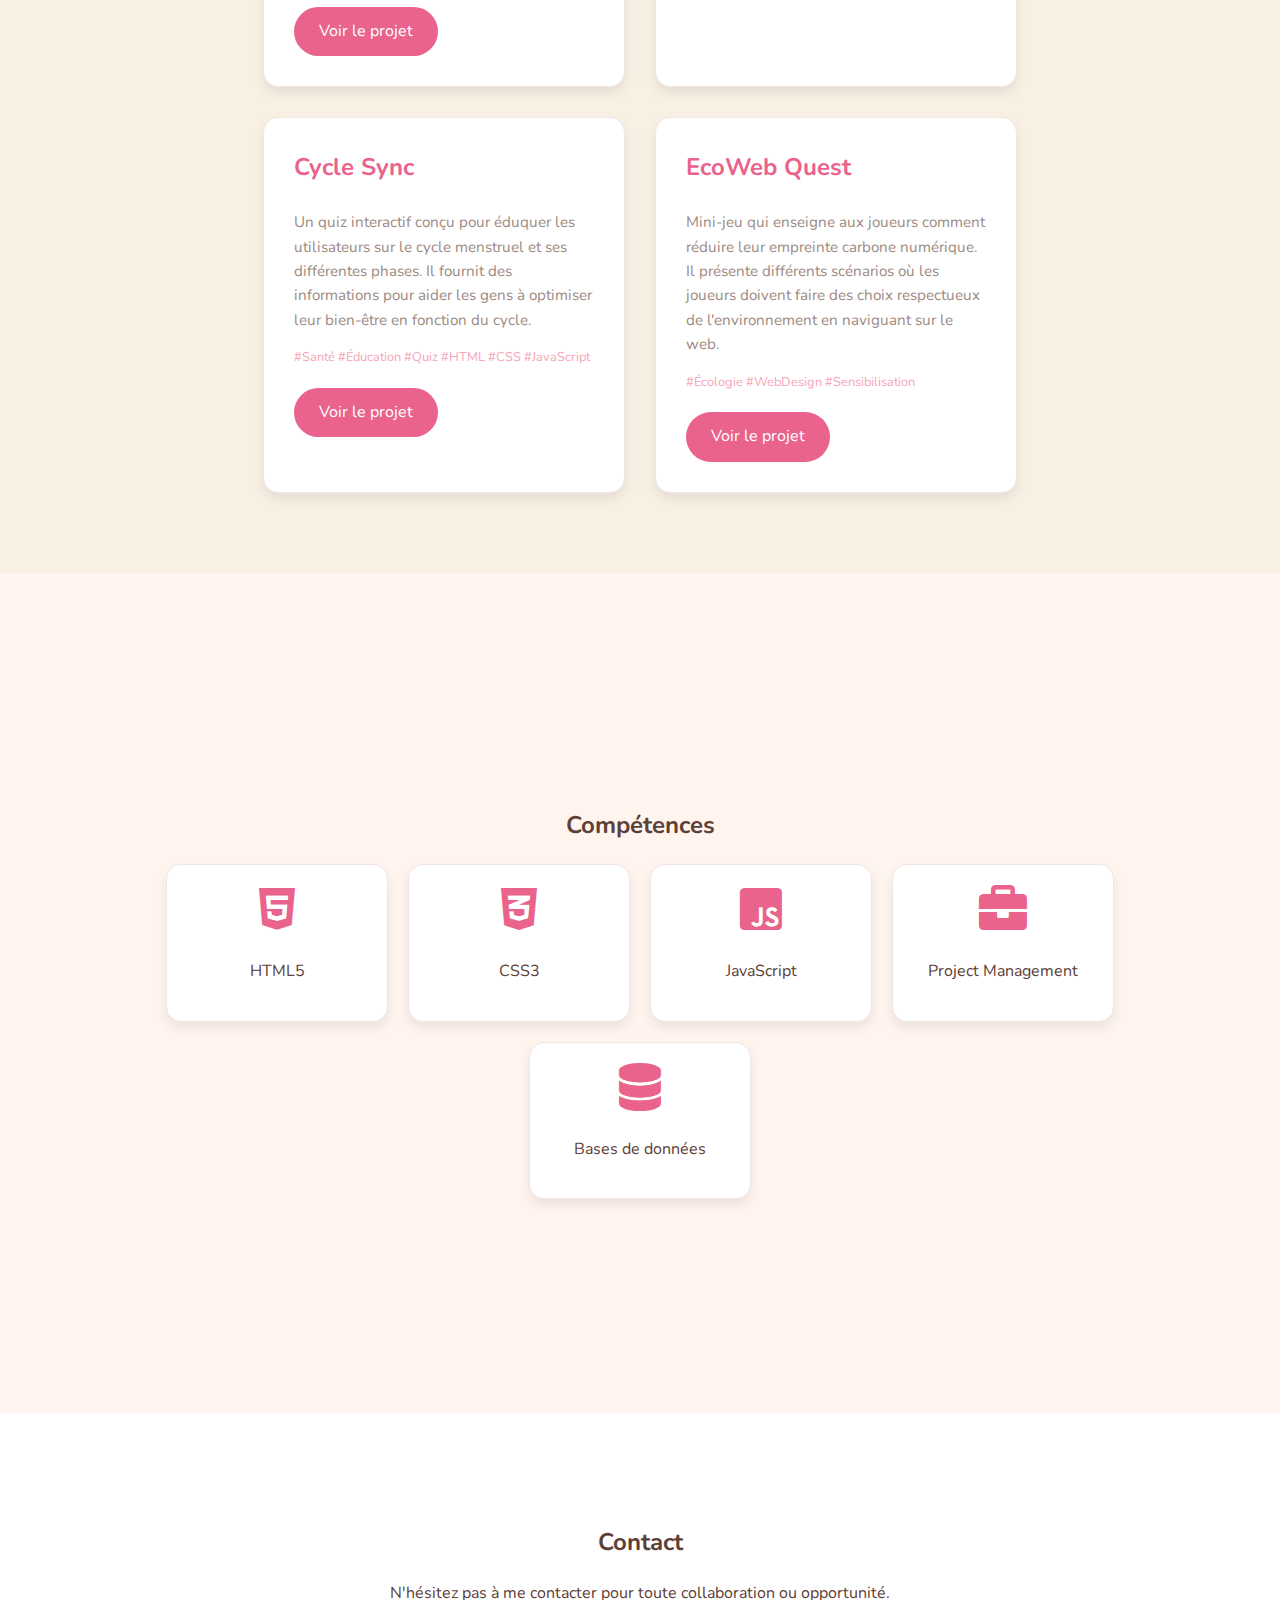
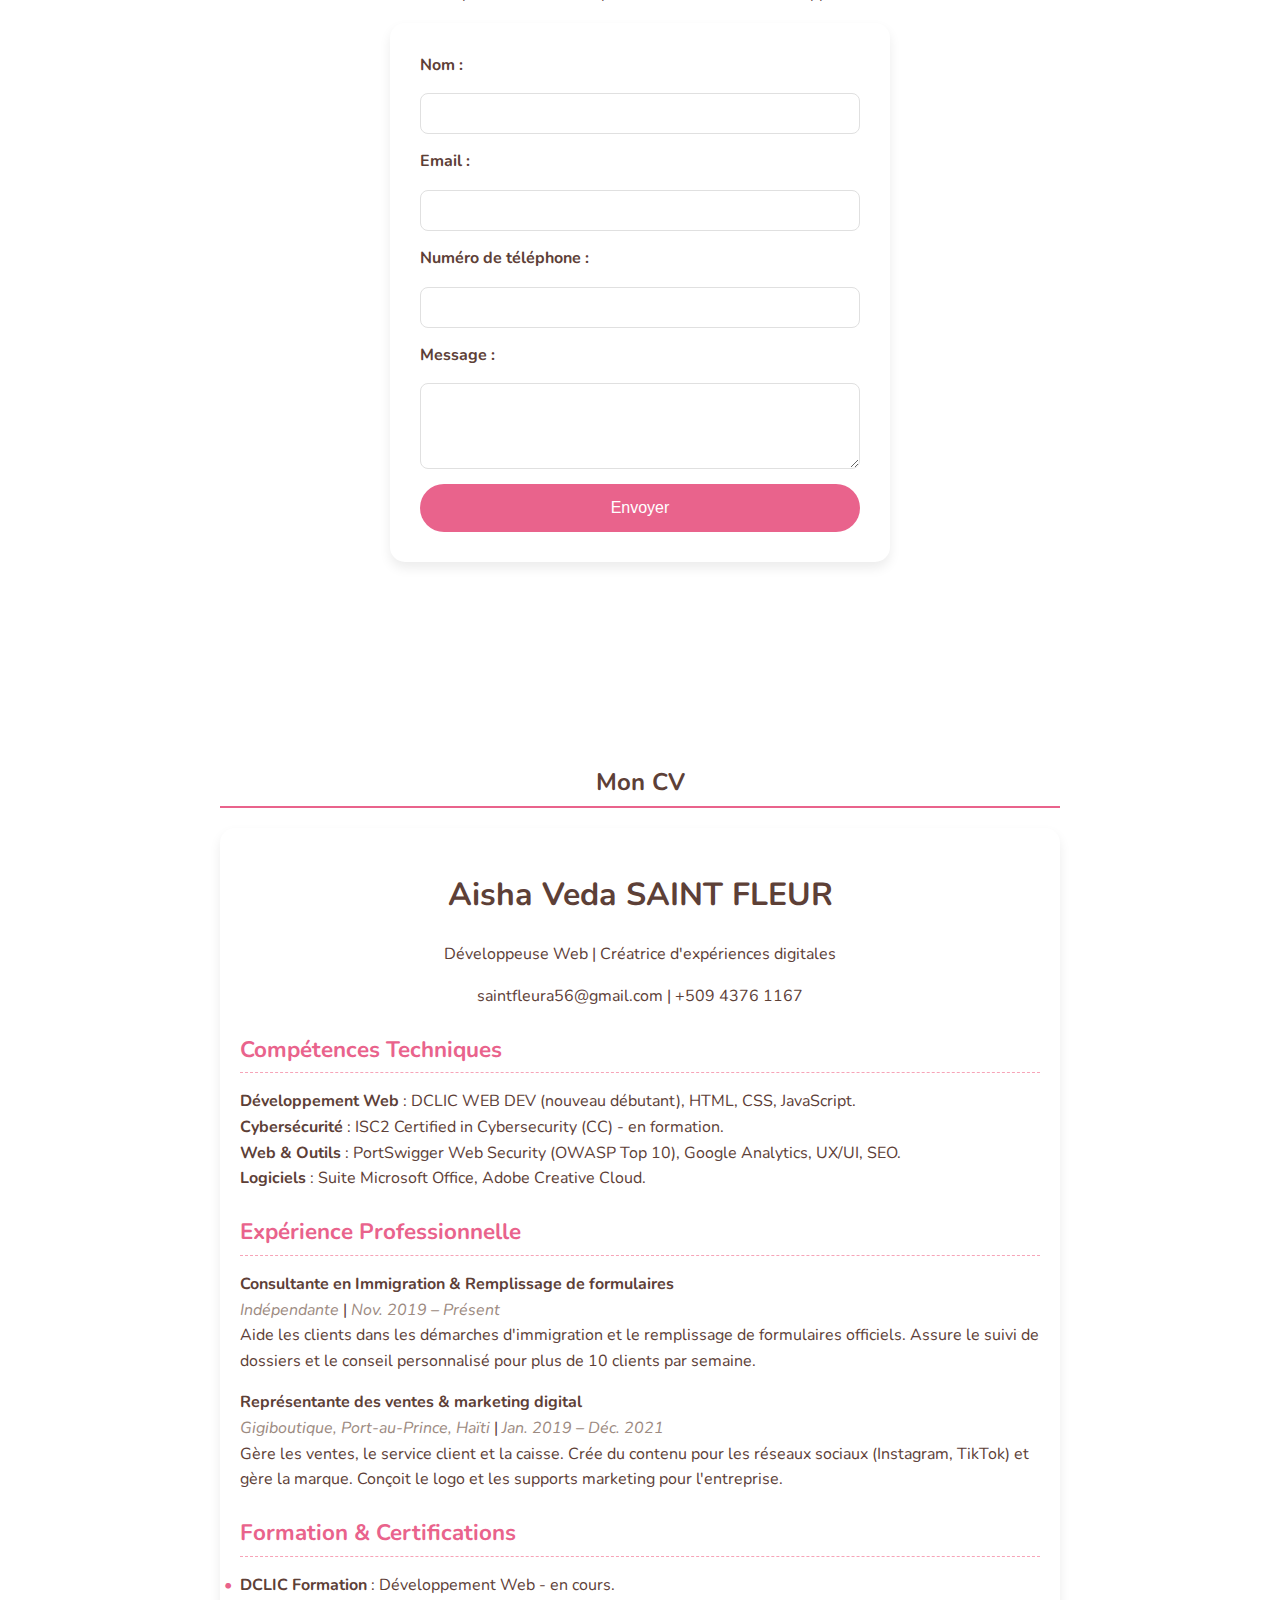
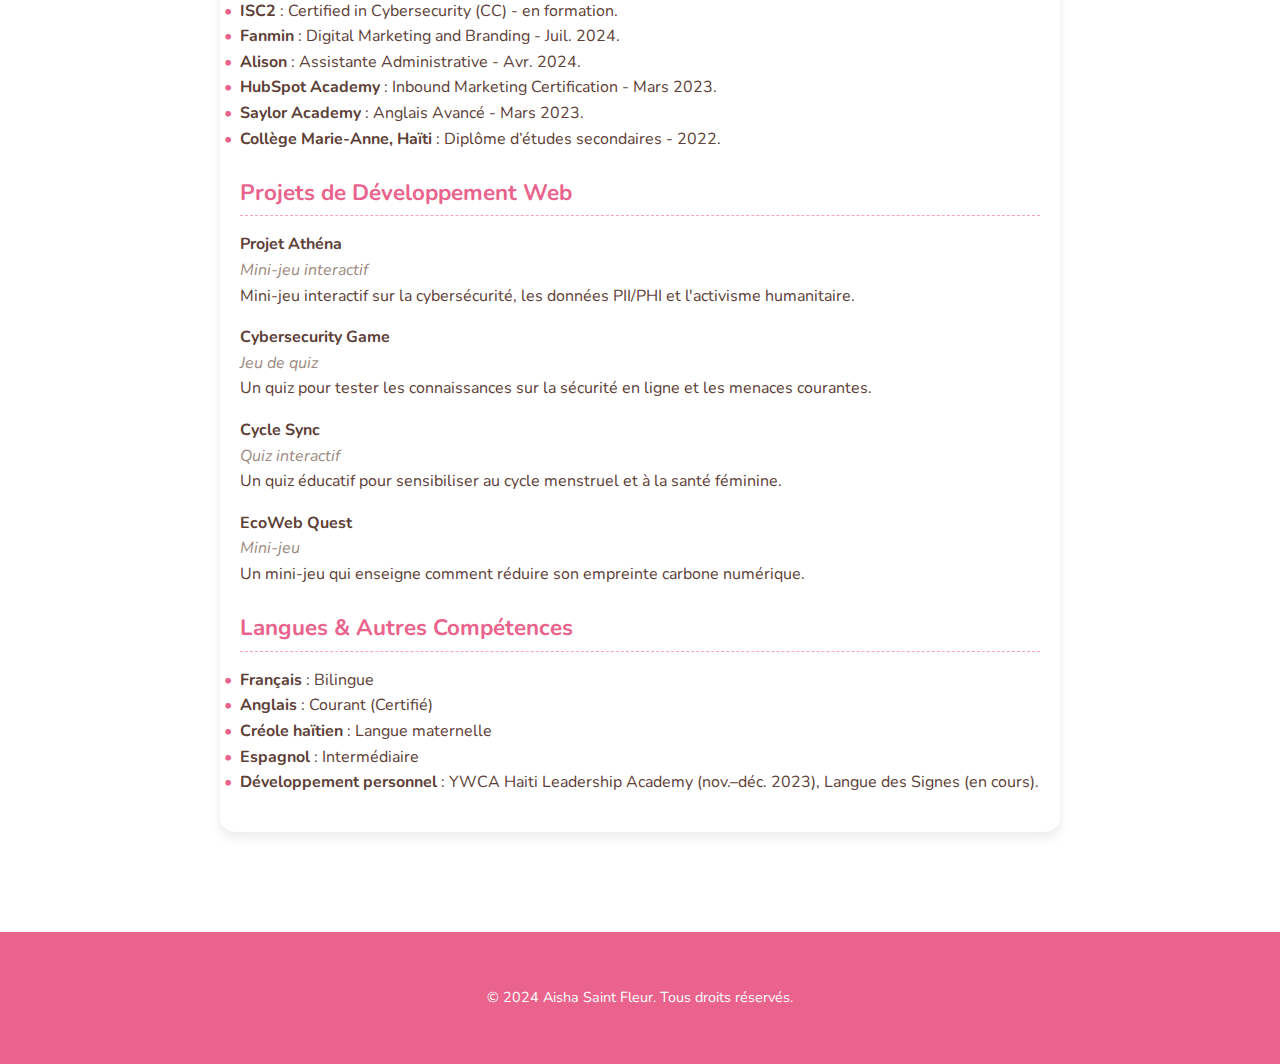
<file: index.html.html>
<!DOCTYPE html>
<html lang="fr">
<head>
  <meta charset="UTF-8">
  <meta name="viewport" content="width=device-width, initial-scale=1.0">
  <title>Portfolio - Aisha Saint Fleur</title>
  <link rel="stylesheet" href="https://cdnjs.cloudflare.com/ajax/libs/font-awesome/6.0.0-beta3/css/all.min.css">
  <link rel="preconnect" href="https://fonts.googleapis.com">
  <link rel="preconnect" href="https://fonts.gstatic.com" crossorigin>
  <link href="https://fonts.googleapis.com/css2?family=Dancing+Script:wght@400;700&family=Nunito:wght@400;700&display=swap" rel="stylesheet">
  <style>
    /* Styles pour la page principale du portfolio */
    :root {
      --primary-color: #e9638c; /* Rose chaleureux */
      --secondary-color: #f7a4b8; /* Rose plus doux */
      --background-color: #f8f0e3; /* Crème clair */
      --card-bg: #ffffff;
      --text-color: #5d4037; /* Marron foncé */
      --light-text-color: #9c8a81; /* Taupe */
      --border-radius: 15px;
      --box-shadow: 0 6px 12px rgba(0, 0, 0, 0.08);
    }
    body {
      font-family: 'Nunito', sans-serif;
      background-color: var(--background-color);
      color: var(--text-color);
      line-height: 1.6;
      margin: 0;
      padding: 0;
      scroll-behavior: smooth;
    }
    .container {
      max-width: 1100px;
      margin: 0 auto;
      padding: 20px;
    }
    header {
      background: linear-gradient(135deg, var(--primary-color), var(--secondary-color));
      color: #fff;
      padding: 2rem 0;
      text-align: center;
      position: sticky;
      top: 0;
      z-index: 1000;
      box-shadow: 0 2px 5px rgba(0, 0, 0, 0.1);
    }
    header h1 {
      margin: 0;
      font-size: 2.5em;
    }
    header h2 {
      font-family: 'Dancing Script', cursive;
      font-size: 1.8em;
      margin: 5px 0 0;
      font-weight: 400;
    }
    nav ul {
      list-style: none;
      padding: 0;
      margin: 10px 0 0;
      display: flex;
      justify-content: center;
      gap: 20px;
    }
    nav a {
      color: #fff;
      text-decoration: none;
      font-weight: bold;
      transition: color 0.3s;
    }
    nav a:hover {
      color: #fff0f5;
    }
    .section {
      padding: 60px 0;
      min-height: 80vh;
      display: flex;
      flex-direction: column;
      align-items: center;
      justify-content: center;
      text-align: center;
    }
    #about {
      background-color: #fff;
    }
    #projects {
      background-color: var(--background-color);
    }
    .projects-grid {
      display: flex;
      flex-wrap: wrap;
      justify-content: center;
      gap: 30px;
      margin-top: 30px;
    }
    .project-card {
      background-color: var(--card-bg);
      border-radius: var(--border-radius);
      box-shadow: var(--box-shadow);
      padding: 30px;
      width: 300px;
      text-align: left;
      transition: transform 0.3s, box-shadow 0.3s;
      border: 1px solid #f0e6e6;
    }
    .project-card:hover {
      transform: translateY(-10px);
      box-shadow: 0 12px 24px rgba(0, 0, 0, 0.15);
    }
    .project-card h3 {
      margin-top: 0;
      color: var(--primary-color);
      font-size: 1.5em;
    }
    .project-card p {
      color: var(--light-text-color);
      font-size: 0.95em;
    }
    .project-card .tags {
      font-size: 0.8em;
      color: var(--secondary-color);
      margin-top: 10px;
    }
    .btn {
      display: inline-block;
      padding: 12px 25px;
      margin-top: 20px;
      background-color: var(--primary-color);
      color: #fff;
      text-decoration: none;
      border-radius: 50px;
      transition: background-color 0.3s, transform 0.2s;
    }
    .btn:hover {
      background-color: #c24b7a;
      transform: scale(1.05);
    }
    #skills {
      background-color: #fff5ee;
      text-align: center;
    }
    .skills-container {
      display: flex;
      justify-content: center;
      flex-wrap: wrap;
      gap: 20px;
    }
    .skill-card {
      background-color: var(--card-bg);
      border-radius: var(--border-radius);
      box-shadow: var(--box-shadow);
      padding: 20px;
      text-align: center;
      width: 180px;
      transition: transform 0.3s, box-shadow 0.3s;
      border: 1px solid #f0e6e6;
    }
    .skill-card:hover {
      transform: scale(1.1);
      box-shadow: 0 8px 16px rgba(0, 0, 0, 0.1);
    }
    .skill-card .icon {
      font-size: 3em;
      margin-bottom: 10px;
      color: var(--primary-color);
    }
    #contact {
      background-color: #fff;
    }
    form {
      display: flex;
      flex-direction: column;
      gap: 15px;
      max-width: 500px;
      margin: 0 auto;
      padding: 30px;
      border-radius: var(--border-radius);
      box-shadow: var(--box-shadow);
    }
    form label {
      text-align: left;
      font-weight: bold;
      color: var(--text-color);
    }
    form input, form textarea {
      padding: 12px;
      border: 1px solid #e0e0e0;
      border-radius: 8px;
    }
    form button {
      padding: 15px 25px;
      background-color: var(--primary-color);
      color: #fff;
      border: none;
      border-radius: 50px;
      cursor: pointer;
      font-size: 1em;
      transition: background-color 0.3s;
    }
    form button:hover {
      background-color: #c24b7a;
    }
    #confirmation-message {
        display: none; /* Hide by default */
        text-align: center;
        margin-top: 20px;
        padding: 15px;
        background-color: #d4edda;
        color: #155724;
        border: 1px solid #c3e6cb;
        border-radius: 8px;
    }
    footer {
      text-align: center;
      padding: 20px;
      background-color: var(--primary-color);
      color: #fff;
      font-size: 0.9em;
    }
    
    /* CV section styles */
    #cv {
        background-color: #fff;
    }
    #cv h2 {
        border-bottom: 2px solid var(--primary-color);
        padding-bottom: 5px;
        margin-top: 30px;
        margin-bottom: 15px;
        text-align: center;
    }
    #cv .cv-section {
        max-width: 800px;
        margin: 20px auto;
        padding: 20px;
        background-color: var(--card-bg);
        border-radius: var(--border-radius);
        box-shadow: var(--box-shadow);
        text-align: left;
    }
    #cv .cv-section h3 {
        font-size: 1.4em;
        color: var(--primary-color);
        border-bottom: 1px dashed var(--secondary-color);
        padding-bottom: 5px;
        margin-bottom: 15px;
    }
    #cv .job-title, #cv .project-title {
        font-weight: bold;
        color: var(--text-color);
    }
    #cv .company, #cv .dates {
        color: var(--light-text-color);
        font-style: italic;
    }
    #cv ul {
      list-style-type: none;
      padding-left: 0;
    }
    #cv ul li::before {
      content: '•';
      color: var(--primary-color);
      font-weight: bold;
      display: inline-block;
      width: 1em;
      margin-left: -1em;
    }
    .contact-info {
        text-align: center;
        margin-bottom: 20px;
    }
  </style>
</head>
<body>

  <header>
    <div class="container">
      <h1>Aisha Saint Fleur</h1>
      <h2>Technologie pour une cause</h2>
      <nav>
        <ul>
          <li><a href="#about">À propos</a></li>
          <li><a href="#projects">Projets</a></li>
          <li><a href="#skills">Compétences</a></li>
          <li><a href="#contact">Contact</a></li>
          <li><a href="#cv">Mon CV</a></li>
        </ul>
      </nav>
    </div>
  </header>

  <section id="about" class="section">
    <div class="container">
      <h2>Développeuse Web & Créatrice d’Expériences Digitales</h2>
      <p>
        “J’utilise la technologie pour éveiller les consciences, informer et inspirer le changement.”
      </p>
      <p>
        Je suis une développeuse web en formation, passionnée par la création de sites et d’expériences interactives qui allient design moderne et utilité sociale.
        Mon objectif ? Utiliser la technologie comme un outil d’impact positif. Que ce soit pour sensibiliser aux enjeux de cybersécurité, de santé ou de climat, j’aime transformer des idées en projets concrets et ludiques.
      </p>
      <a href="#cv" class="btn">Voir mon CV</a>
    </div>
  </section>

  <section id="projects" class="section">
    <div class="container">
      <h2>Mes Projets</h2>
      <div class="projects-grid">
        <div class="project-card">
          <h3>Projet Athéna</h3>
          <p>Mini-jeu interactif qui couvre la cybersécurité, les données PII, PHI et la protection humanitaire. Il met au défi les joueurs de prendre des décisions qui protègent les données sensibles et l'environnement, aboutissant à un score final et à un certificat basé sur leur performance.</p>
          <div class="tags">#Cybersécurité #Climat #HTML #CSS #JavaScript</div>
          <a href="ProjectAthena.html" class="btn">Voir le projet</a>
        </div>
        <div class="project-card">
          <h3>Cybersecurity Game</h3>
          <p>Un quiz qui teste les connaissances des joueurs en matière de sécurité en ligne. Il aide les joueurs à identifier et à éviter les menaces en ligne courantes et à devenir de meilleurs agents de cybersécurité.</p>
          <div class="tags">#Quiz #Sécurité #JavaScript</div>
          <a href="cybersecurity_game.html" class="btn">Voir le projet</a>
        </div>
        <div class="project-card">
          <h3>Cycle Sync</h3>
          <p>Un quiz interactif conçu pour éduquer les utilisateurs sur le cycle menstruel et ses différentes phases. Il fournit des informations pour aider les gens à optimiser leur bien-être en fonction du cycle.</p>
          <div class="tags">#Santé #Éducation #Quiz #HTML #CSS #JavaScript</div>
          <a href="cycle-sync.html" class="btn">Voir le projet</a>
        </div>
        <div class="project-card">
          <h3>EcoWeb Quest</h3>
          <p>Mini-jeu qui enseigne aux joueurs comment réduire leur empreinte carbone numérique. Il présente différents scénarios où les joueurs doivent faire des choix respectueux de l'environnement en naviguant sur le web.</p>
          <div class="tags">#Écologie #WebDesign #Sensibilisation</div>
          <a href="ecoweb.html" class="btn">Voir le projet</a>
        </div>
      </div>
    </div>
  </section>

  <section id="skills" class="section">
    <div class="container">
      <h2>Compétences</h2>
      <div class="skills-container">
        <div class="skill-card">
          <i class="fab fa-html5 icon"></i>
          <p>HTML5</p>
        </div>
        <div class="skill-card">
          <i class="fab fa-css3-alt icon"></i>
          <p>CSS3</p>
        </div>
        <div class="skill-card">
          <i class="fab fa-js-square icon"></i>
          <p>JavaScript</p>
        </div>
        <div class="skill-card">
            <i class="fas fa-briefcase icon"></i>
            <p>Project Management</p>
        </div>
        <div class="skill-card">
          <i class="fas fa-database icon"></i>
          <p>Bases de données</p>
        </div>
      </div>
    </div>
  </section>

  <section id="contact" class="section">
    <div class="container">
      <h2>Contact</h2>
      <p>N'hésitez pas à me contacter pour toute collaboration ou opportunité.</p>
      <form id="contact-form">
        <label for="name">Nom :</label>
        <input type="text" id="name" name="name" required>
        <label for="email">Email :</label>
        <input type="email" id="email" name="email" required>
        <label for="phone">Numéro de téléphone :</label>
        <input type="tel" id="phone" name="phone">
        <label for="message">Message :</label>
        <textarea id="message" name="message" rows="4" required></textarea>
        <button type="submit">Envoyer</button>
      </form>
      <div id="confirmation-message">
        Votre demande a été envoyée avec succès. Je vous répondrai dans les plus brefs délais !
      </div>
    </div>
  </section>

  <section id="cv" class="section">
    <div class="container">
      <h2>Mon CV</h2>
      <div class="cv-section">
        <div class="contact-info">
          <h1>Aisha Veda SAINT FLEUR</h1>
          <div class="subtitle">Développeuse Web | Créatrice d'expériences digitales</div>
          <p>saintfleura56@gmail.com | +509 4376 1167</p>
        </div>
        
        <h3>Compétences Techniques</h3>
        <p>
          <b>Développement Web</b> : DCLIC WEB DEV (nouveau débutant), HTML, CSS, JavaScript.<br>
          <b>Cybersécurité</b> : ISC2 Certified in Cybersecurity (CC) - en formation.<br>
          <b>Web & Outils</b> : PortSwigger Web Security (OWASP Top 10), Google Analytics, UX/UI, SEO.<br>
          <b>Logiciels</b> : Suite Microsoft Office, Adobe Creative Cloud.
        </p>

        <h3>Expérience Professionnelle</h3>
        <p>
          <span class="job-title">Consultante en Immigration & Remplissage de formulaires</span><br>
          <span class="company">Indépendante</span> | <span class="dates">Nov. 2019 – Présent</span><br>
          Aide les clients dans les démarches d'immigration et le remplissage de formulaires officiels. Assure le suivi de dossiers et le conseil personnalisé pour plus de 10 clients par semaine.
        </p>
        <p>
          <span class="job-title">Représentante des ventes & marketing digital</span><br>
          <span class="company">Gigiboutique, Port-au-Prince, Haïti</span> | <span class="dates">Jan. 2019 – Déc. 2021</span><br>
          Gère les ventes, le service client et la caisse. Crée du contenu pour les réseaux sociaux (Instagram, TikTok) et gère la marque. Conçoit le logo et les supports marketing pour l'entreprise.
        </p>

        <h3>Formation & Certifications</h3>
        <ul>
          <li><b>DCLIC Formation</b> : Développement Web - en cours.</li>
          <li><b>ISC2</b> : Certified in Cybersecurity (CC) - en formation.</li>
          <li><b>Fanmin</b> : Digital Marketing and Branding - Juil. 2024.</li>
          <li><b>Alison</b> : Assistante Administrative - Avr. 2024.</li>
          <li><b>HubSpot Academy</b> : Inbound Marketing Certification - Mars 2023.</li>
          <li><b>Saylor Academy</b> : Anglais Avancé - Mars 2023.</li>
          <li><b>Collège Marie-Anne, Haïti</b> : Diplôme d’études secondaires - 2022.</li>
        </ul>

        <h3>Projets de Développement Web</h3>
        <p>
          <span class="project-title">Projet Athéna</span><br>
          <span class="dates">Mini-jeu interactif</span><br>
          Mini-jeu interactif sur la cybersécurité, les données PII/PHI et l'activisme humanitaire.
        </p>
        <p>
          <span class="project-title">Cybersecurity Game</span><br>
          <span class="dates">Jeu de quiz</span><br>
          Un quiz pour tester les connaissances sur la sécurité en ligne et les menaces courantes.
        </p>
        <p>
          <span class="project-title">Cycle Sync</span><br>
          <span class="dates">Quiz interactif</span><br>
          Un quiz éducatif pour sensibiliser au cycle menstruel et à la santé féminine.
        </p>
        <p>
          <span class="project-title">EcoWeb Quest</span><br>
          <span class="dates">Mini-jeu</span><br>
          Un mini-jeu qui enseigne comment réduire son empreinte carbone numérique.
        </p>

        <h3>Langues & Autres Compétences</h3>
        <ul>
          <li><b>Français</b> : Bilingue</li>
          <li><b>Anglais</b> : Courant (Certifié)</li>
          <li><b>Créole haïtien</b> : Langue maternelle</li>
          <li><b>Espagnol</b> : Intermédiaire</li>
          <li><b>Développement personnel</b> : YWCA Haiti Leadership Academy (nov.–déc. 2023), Langue des Signes (en cours).</li>
        </ul>
      </div>
    </div>
  </section>

  <footer>
    <div class="container">
      <p>&copy; 2024 Aisha Saint Fleur. Tous droits réservés.</p>
    </div>
  </footer>

  <script>
    document.getElementById('contact-form').addEventListener('submit', function(event) {
        event.preventDefault();
        const confirmationMessage = document.getElementById('confirmation-message');
        confirmationMessage.style.display = 'block';
        document.getElementById('contact-form').style.display = 'none';
    });
  </script>

</body>
</html>
</file>
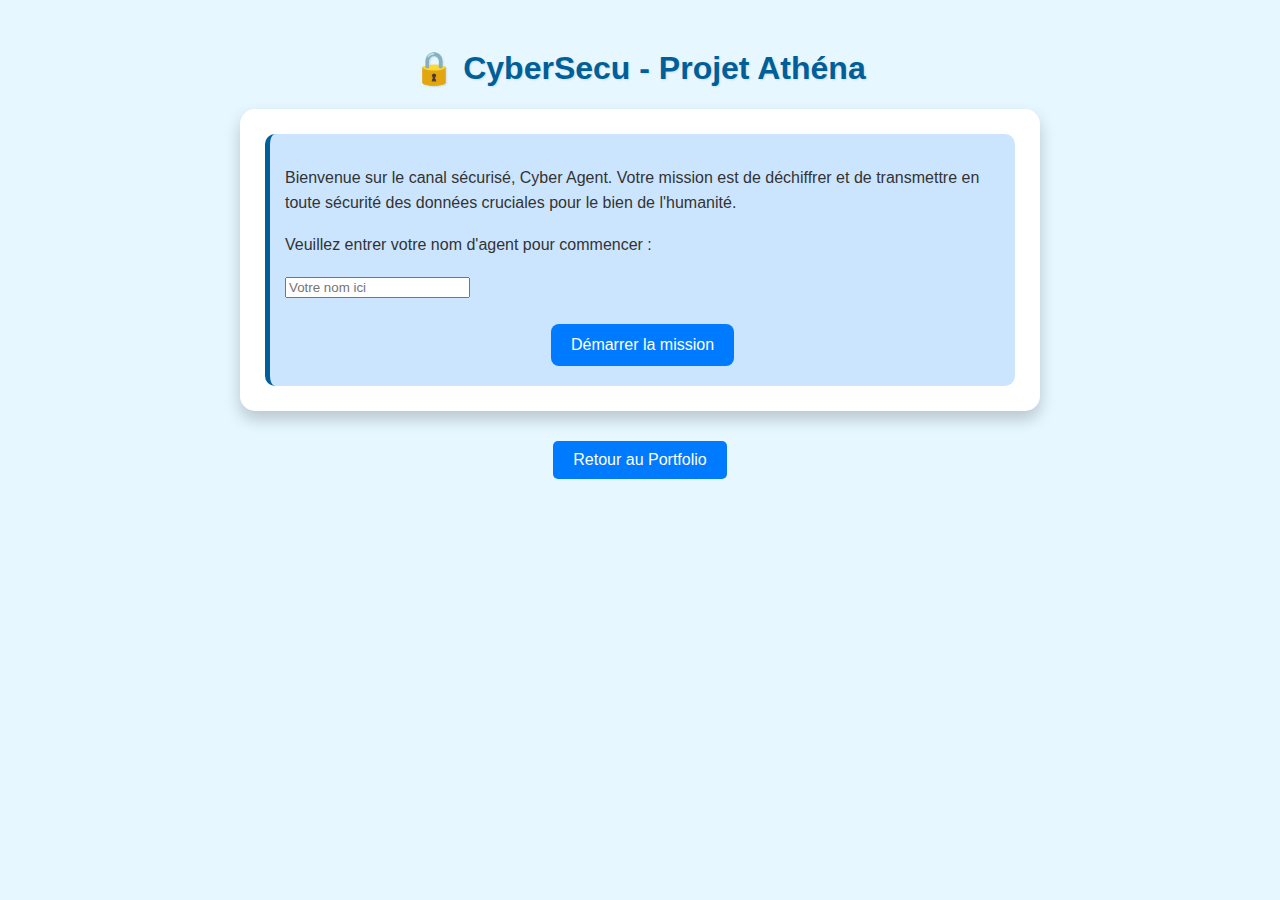
<file: ProjectAthena.html>
<!DOCTYPE html>
<html lang="fr">
<head>
  <meta charset="UTF-8">
  <title>Projet Athéna - Le Jeu</title>
  <meta name="viewport" content="width=device-width, initial-scale=1.0">
  <style>
    body {
      font-family: 'Arial', sans-serif;
      background-color: #e6f7ff;
      color: #333;
      text-align: center;
      padding: 20px;
      position: relative;
    }
    h1 {
      color: #005f99;
      text-shadow: 1px 1px 2px rgba(0,0,0,0.1);
    }
    .game-section {
      margin: 20px auto;
      padding: 25px;
      background-color: #ffffff;
      border-radius: 15px;
      max-width: 750px;
      box-shadow: 0 8px 16px rgba(0,0,0,0.2);
      text-align: left;
      transition: all 0.5s ease-in-out;
    }
    .intro-text {
      background-color: #cce5ff;
      border-left: 5px solid #005f99;
      padding: 15px;
      line-height: 1.6;
      border-radius: 10px;
      animation: fadeIn 1s ease-in-out;
    }
    @keyframes fadeIn { from { opacity: 0; } to { opacity: 1; } }
    .options button, .action-button, .show-answers-button {
      display: inline-block;
      margin: 5px;
      padding: 12px 20px;
      font-size: 16px;
      border: none;
      border-radius: 8px;
      background-color: #007bff;
      color: white;
      cursor: pointer;
      transition: background-color 0.3s, transform 0.2s;
    }
    .action-button { width: auto; }
    .show-answers-button {
        background-color: #28a745;
    }
    .options button:hover, .action-button:hover, .show-answers-button:hover {
      background-color: #0056b3;
      transform: scale(1.03);
    }
    .show-answers-button:hover {
        background-color: #218838;
    }
    .success-message {
        margin-top: 20px;
        padding: 20px;
        background-color: #d4edda;
        border: 2px solid #28a745;
        border-radius: 10px;
        color: #155724;
        font-weight: bold;
        text-align: center;
        animation: fadeIn 0.5s ease-in-out;
    }
    .badges { margin-top: 20px; font-size: 2em; }
    #certificate {
        background-color: #f8f9fa;
        border: 2px solid #005f99;
        padding: 40px;
        margin: 20px auto;
        max-width: 500px;
        text-align: center;
        border-radius: 10px;
        box-shadow: 0 0 15px rgba(0,0,0,0.2);
        animation: fadeIn 2s ease-in-out;
    }
    #certificate h2 { color: #28a745; font-size: 2.2em; text-shadow: 1px 1px 2px rgba(0,0,0,0.1); }
    #certificate p { font-size: 1.2em; }
    .hidden { display: none; }
    .chat-container {
        border: 1px solid #e0e0e0;
        border-radius: 10px;
        padding: 15px;
        height: 350px;
        overflow-y: auto;
        margin-bottom: 15px;
        background-color: #f9f9f9;
        display: flex;
        flex-direction: column;
        box-shadow: inset 0 2px 4px rgba(0,0,0,0.05);
    }
    .chat-message {
        padding: 10px 15px;
        border-radius: 15px;
        margin-bottom: 12px;
        max-width: 75%;
        font-size: 15px;
        animation: fadeIn 0.5s ease-in-out;
    }
    .bot-message { background-color: #d1ecf1; align-self: flex-start; text-align: left; }
    .user-message { background-color: #dcf8c6; align-self: flex-end; text-align: right; }
    .chat-options-container { display: flex; flex-direction: column; gap: 10px; margin-top: 15px; }
    #classification-container { display: flex; flex-direction: column; gap: 10px; margin-bottom: 20px; }
    .data-point {
        display: flex;
        justify-content: space-between;
        align-items: center;
        padding: 12px;
        border: 1px solid #ccc;
        border-radius: 8px;
        background-color: #f8f8f8;
    }
    .data-point span { flex-grow: 1; text-align: left; }
    .data-point select { padding: 5px; border-radius: 5px; }
    .hint-button {
      padding: 10px 15px;
      font-size: 14px;
      background-color: #6c757d;
      color: white;
      border: none;
      border-radius: 5px;
      cursor: pointer;
      margin-top: 10px;
    }
    .info-message {
      background-color: #f8f9fa;
      border-left: 4px solid #6c757d;
      padding: 10px;
      margin-top: 10px;
      text-align: left;
    }
    .correct-answer-section {
        margin-top: 20px;
        padding: 15px;
        border: 1px dashed #28a745;
        background-color: #e2f0e2;
        border-radius: 10px;
        text-align: left;
    }
    #puzzle-terms button {
        padding: 10px 15px;
        border: 1px solid #007bff;
        border-radius: 5px;
        background-color: #f0f8ff;
        cursor: pointer;
        transition: background-color 0.3s;
    }
    #puzzle-terms button:disabled { opacity: 0.5; cursor: not-allowed; }
    #selected-order {
        min-height: 40px;
        border: 2px dashed #007bff;
        border-radius: 5px;
        display: flex;
        flex-wrap: wrap;
        gap: 5px;
        padding: 10px;
        background-color: #e9f5ff;
    }
    @media (max-width: 768px) {
        body { padding: 10px; }
        .game-section { padding: 15px; margin: 10px auto; }
        h1 { font-size: 1.8em; }
        #certificate { padding: 20px; }
    }
    .back-to-portfolio {
      margin-top: 30px;
      text-align: center;
    }
    .back-to-portfolio a {
      display: inline-block;
      padding: 10px 20px;
      font-size: 16px;
      background-color: #007bff;
      color: white;
      text-decoration: none;
      border-radius: 5px;
      transition: background-color 0.3s;
    }
    .back-to-portfolio a:hover {
      background-color: #0056b3;
    }
  </style>
</head>
<body>
  <h1>🔒 CyberSecu - Projet Athéna</h1>
  
  <div id="intro-section" class="game-section">
    <div class="intro-text">
      <p>Bienvenue sur le canal sécurisé, Cyber Agent. Votre mission est de déchiffrer et de transmettre en toute sécurité des données cruciales pour le bien de l'humanité.</p>
      <p>Veuillez entrer votre nom d'agent pour commencer :</p>
      <input type="text" id="agentNameInput" placeholder="Votre nom ici">
      <p id="name-error" style="color: red; display: none; margin-top: 10px;">Veuillez entrer votre nom d'agent pour commencer la mission.</p>
      <div style="text-align: center; margin-top: 20px;">
          <button class="action-button" onclick="startMission()">Démarrer la mission</button>
      </div>
    </div>
  </div>

  <div id="game-content" class="game-section hidden">
    <div class="chat-container" id="chat-container"></div>

    <div id="mission1" class="hidden">
      <h3>Mission 1 : Déchiffrement climatique</h3>
      <p>Organisez les termes pour débloquer la base de données.</p>
      <div id="puzzle-terms" style="text-align: center;"></div>
      <p style="margin-top: 10px; text-align: center;">Votre ordre :</p>
      <div id="selected-order" style="text-align: center;"></div>
      <div style="margin-top: 20px; text-align: center;">
          <button id="undo-btn" class="action-button" style="display:none;">Annuler la sélection</button>
          <button id="m1-tip-btn" class="hint-button">Besoin d'aide ?</button>
      </div>
      <div id="m1-tip-info" class="info-message hidden">
          Pensez à une séquence logique, du défi initial à son impact positif final sur l'environnement.
      </div>
      <div id="m1-answers" class="correct-answer-section hidden"></div>
    </div>

    <div id="mission2" class="hidden">
      <h3>Mission 2 : Sécurisation des données de santé</h3>
      <p>Identifiez et protégez les informations personnelles (PII).</p>
      <div id="classification-container"></div>
      <div style="margin-top: 20px; text-align: center;">
          <button id="pii-submit-btn" class="action-button">Soumettre</button>
          <button id="m2-tip-btn" class="hint-button">Besoin d'aide ?</button>
      </div>
      <div class="info-message hidden" id="m2-tip-info">
          <p><strong>Qu'est-ce que le PII et le PHI ?</strong></p>
          <p>Le <strong>PII (Personally Identifiable Information)</strong> est une information qui peut être utilisée seule ou avec d'autres pour identifier une personne. Ex: nom, adresse.</p>
          <p>Le <strong>PHI (Protected Health Information)</strong> est un type de PII lié à la santé et au bien-être d'une personne. Ex: antécédents médicaux, résultats de tests. Toutes les PHI sont des PII, mais toutes les PII ne sont pas des PHI.</p>
      </div>
      <div id="m2-answers" class="correct-answer-section hidden"></div>
    </div>
    
    <div id="mission3" class="hidden">
      <h3>Mission 3 : Transfert sécurisé</h3>
      <div id="m3-content"></div>
      <div id="m3-options" class="chat-options-container"></div>
    </div>
  </div>

  <div id="final-score-section" class="game-section hidden">
    <h2>Mission accomplie ! Rapport final</h2>
    <p>Votre score final : <span id="finalScoreValue">0</span> points</p>
    <div id="score-description"></div>
    <div id="badges-container" class="badges"></div>
    <div id="certificate" class="hidden">
        <h2>Certificat de Cyber Agent</h2>
        <p>Ce certificat est remis à</p>
        <p><strong><span id="certifiedAgentName"></span></strong></p>
        <p>pour avoir complété avec succès toutes les missions de formation et obtenu un score de <span id="certifiedAgentScore"></span> points.</p>
        <p><strong><span id="learnedSkills"></span></strong></p>
    </div>
  </div>

  <div class="back-to-portfolio">
    <a href="index.html">Retour au Portfolio</a>
  </div>

  <script>
    const introSection = document.getElementById('intro-section');
    const gameContent = document.getElementById('game-content');
    const mission1Section = document.getElementById('mission1');
    const mission2Section = document.getElementById('mission2');
    const mission3Section = document.getElementById('mission3');
    const finalScoreSection = document.getElementById('final-score-section');
    const agentNameInput = document.getElementById('agentNameInput');
    const nameError = document.getElementById('name-error');
    const chatContainer = document.getElementById('chat-container');
    const finalScoreValue = document.getElementById('finalScoreValue');
    const scoreDescription = document.getElementById('score-description');
    const badgesContainer = document.getElementById('badges-container');
    const certificate = document.getElementById('certificate');
    const certifiedAgentName = document.getElementById('certifiedAgentName');
    const certifiedAgentScore = document.getElementById('certifiedAgentScore');
    const learnedSkills = document.getElementById('learnedSkills');

    let agentName = '';
    let score = 0;
    let badges = new Set();
    
    const climateTerms = [
        { text: "Déforestation", value: "1", id: "deforestation" },
        { text: "Énergies renouvelables", value: "2", id: "energies" },
        { text: "Neutralité carbone", value: "3", id: "carbon" },
        { text: "Biodiversité", value: "4", id: "biodiversite" }
    ];
    
    const healthData = [
        { text: "Nom: Jane Doe", type: "PII" },
        { text: "Adresse: 10 Rue du Pont", type: "PII" },
        { text: "Taille: 165 cm", type: "Non-PII" },
        { text: "Poids: 65 kg", type: "Non-PII" },
        { text: "Numéro de Sécurité Sociale: XXX-XX-XXXX", type: "PII" },
        { text: "Antécédents médicaux: Allergie aux arachides", type: "PHI" },
        { text: "Adresse e-mail: janedoe@email.com", type: "PII" },
        { text: "Groupe sanguin: A+", type: "PHI" },
        { text: "Température corporelle: 37°C", type: "PHI" },
    ];
    
    let userOrder = [];

    function startMission() {
        agentName = agentNameInput.value.trim();
        if (agentName === '') {
            nameError.style.display = 'block';
            return;
        }
        nameError.style.display = 'none';
        introSection.classList.add('hidden');
        gameContent.classList.remove('hidden');
        showMissionBriefing();
    }
    
    function showMissionBriefing() {
        addBotMessage(`Bonjour, Agent ${agentName}. Bienvenue sur le canal sécurisé de Project Athéna. Votre mission : débloquer et transmettre des données sensibles.`, () => {
            addBotMessage(`Avant de commencer, voici un briefing de votre mission. Chaque phase a une importance critique dans le monde numérique.`, () => {
                addBotMessage(`1️⃣ **Mission Climat :** Les données climatiques sont cruciales. En tant que professionnel du numérique, vous pourriez être amené à les protéger.`, () => {
                    addBotMessage(`2️⃣ **Mission Santé :** Le PII (Personally Identifiable Information) et le PHI (Protected Health Information) sont des données vitales à protéger pour éviter l'usurpation d'identité.`, () => {
                        addBotMessage(`3️⃣ **Mission Humanitaire :** Dans un monde de plus en plus connecté, protéger les données humanitaires est un devoir éthique fondamental.`, () => {
                            chatContainer.innerHTML += `<div id="start-button-container" style="text-align: center; margin-top: 20px;"><button class="action-button" onclick="startPhase(1)">Compris. Je suis prêt à commencer.</button></div>`;
                        });
                    });
                });
            });
        });
    }

    function addBotMessage(text, callback) {
        const messageDiv = document.createElement('div');
        messageDiv.classList.add('chat-message', 'bot-message');
        messageDiv.innerHTML = text;
        chatContainer.appendChild(messageDiv);
        chatContainer.scrollTop = chatContainer.scrollHeight;
        if (callback) {
            setTimeout(callback, 1000);
        }
    }
    
    function addUserMessage(text) {
        const messageDiv = document.createElement('div');
        messageDiv.classList.add('chat-message', 'user-message');
        messageDiv.innerText = text;
        chatContainer.appendChild(messageDiv);
        chatContainer.scrollTop = chatContainer.scrollHeight;
    }

    function startPhase(phaseNumber) {
        // Remove the 'Compris...' button if it exists
        const startButtonContainer = document.getElementById('start-button-container');
        if (startButtonContainer) {
            startButtonContainer.remove();
        }

        hideAllMissions();
        if (phaseNumber === 1) {
            mission1Section.classList.remove('hidden');
            showClimatePuzzle();
        } else if (phaseNumber === 2) {
            mission2Section.classList.remove('hidden');
            showPIIPuzzle();
        } else if (phaseNumber === 3) {
            mission3Section.classList.remove('hidden');
            startHumanitarianPuzzle();
        }
    }
    
    function hideAllMissions() {
        mission1Section.classList.add('hidden');
        mission2Section.classList.add('hidden');
        mission3Section.classList.add('hidden');
    }

    // --- PHASE 1 LOGIC ---
    function showClimatePuzzle() {
        userOrder = [];
        const shuffledTerms = [...climateTerms].sort(() => Math.random() - 0.5);
        const puzzleTermsDiv = document.getElementById('puzzle-terms');
        const selectedOrderDiv = document.getElementById('selected-order');
        const undoBtn = document.getElementById('undo-btn');
        const tipBtn = document.getElementById('m1-tip-btn');
        const tipInfo = document.getElementById('m1-tip-info');
        const answersSection = document.getElementById('m1-answers');

        puzzleTermsDiv.innerHTML = '';
        selectedOrderDiv.innerHTML = '';
        tipInfo.classList.add('hidden');
        answersSection.classList.add('hidden');
        undoBtn.style.display = 'none';

        let termMap = new Map();
        shuffledTerms.forEach(term => {
            const button = document.createElement('button');
            button.innerText = term.text;
            button.dataset.value = term.value;
            button.dataset.id = term.id;
            termMap.set(term.id, button);
            button.onclick = () => {
                userOrder.push(term);
                const span = document.createElement('span');
                span.innerText = term.text;
                span.style.padding = '5px';
                span.style.border = '1px solid #ccc';
                span.style.borderRadius = '3px';
                span.style.backgroundColor = '#f0f0f0';
                span.dataset.id = term.id;
                selectedOrderDiv.appendChild(span);
                button.disabled = true;
                undoBtn.style.display = 'inline-block';
                if (userOrder.length === climateTerms.length) {
                    checkClimatePuzzle(userOrder.map(t => t.value));
                }
            };
            puzzleTermsDiv.appendChild(button);
        });
        undoBtn.onclick = () => {
            if (userOrder.length > 0) {
                const lastTerm = userOrder.pop();
                const lastSpan = selectedOrderDiv.lastChild;
                selectedOrderDiv.removeChild(lastSpan);
                const originalButton = termMap.get(lastTerm.id);
                originalButton.disabled = false;
            }
            if (userOrder.length === 0) {
                undoBtn.style.display = 'none';
            }
        };
        tipBtn.onclick = () => {
            tipInfo.classList.remove('hidden');
        };
    }
    
    function checkClimatePuzzle(userOrder) {
        const correctOrder = ['1', '2', '3', '4'];
        const missionContentDiv = document.getElementById('mission1');
        const answersSection = document.getElementById('m1-answers');
        missionContentDiv.innerHTML = ''; // Clear previous content

        if (JSON.stringify(userOrder) === JSON.stringify(correctOrder)) {
            score += 15;
            badges.add('🌿');
            missionContentDiv.innerHTML = `<div class="success-message">👍 Mission réussie ! Données climatiques déchiffrées avec succès. Score +15.</div><div style="text-align: center; margin-top: 20px;"><button class="action-button" onclick="startPhase(2)">Continuer vers la Mission 2</button></div>`;
        } else {
            score -= 5;
            missionContentDiv.innerHTML = `<p>Données corrompues. Tentative échouée. Score -5.</p><div style="text-align: center; margin-top: 20px;"><button class="action-button" onclick="showClimateAnswers()">Voir la bonne réponse</button></div>`;
        }
    }

    function showClimateAnswers() {
        const missionContentDiv = document.getElementById('mission1');
        missionContentDiv.innerHTML = `
            <h3>Réponse correcte :</h3>
            <p>1. <strong>Déforestation</strong> : Un problème majeur pour l'environnement.</p>
            <p>2. <strong>Énergies renouvelables</strong> : La solution technique pour contrer le problème.</p>
            <p>3. <strong>Neutralité carbone</strong> : L'objectif à atteindre grâce à la solution.</p>
            <p>4. <strong>Biodiversité</strong> : Le résultat final souhaité, la protection de l'environnement global.</p>
            <div style="text-align: center; margin-top: 20px;"><button class="action-button" onclick="startPhase(1)">Réessayer la Mission 1</button> <button class="action-button" onclick="startPhase(2)">Continuer vers la Mission 2</button></div>
        `;
    }

    // --- PHASE 2 LOGIC ---
    function showPIIPuzzle() {
        const shuffledData = [...healthData].sort(() => Math.random() - 0.5);
        const classificationContainer = document.getElementById('classification-container');
        classificationContainer.innerHTML = '';
        shuffledData.forEach((item, index) => {
            const pointDiv = document.createElement('div');
            pointDiv.className = 'data-point';
            pointDiv.innerHTML = `<span>${item.text}</span><select data-correct-type="${item.type}" data-index="${index}"><option value="">-- Choisir --</option><option value="PII">PII</option><option value="PHI">PHI</option><option value="Non-PII">Non-PII</option></select>`;
            classificationContainer.appendChild(pointDiv);
        });
        
        document.getElementById('pii-submit-btn').addEventListener('click', checkPIIPuzzle, { once: true });
        document.getElementById('m2-tip-btn').addEventListener('click', () => {
            document.getElementById('m2-tip-info').classList.remove('hidden');
        });
        document.getElementById('m2-tip-info').classList.add('hidden');
        document.getElementById('m2-answers').classList.add('hidden');
    }

    function checkPIIPuzzle() {
        let isCorrect = true;
        const selects = document.querySelectorAll('#classification-container select');
        selects.forEach(select => {
            const correctType = select.dataset.correctType;
            const userChoice = select.value;
            if (userChoice !== correctType) {
                isCorrect = false;
            }
        });

        const missionContentDiv = document.getElementById('mission2');
        missionContentDiv.innerHTML = '';

        if (isCorrect) {
            score += 25;
            badges.add('💪');
            missionContentDiv.innerHTML = `<div class="success-message">👍 Mission réussie ! Accès aux données de santé sécurisé. Score +25.</div><div style="text-align: center; margin-top: 20px;"><button class="action-button" onclick="startPhase(3)">Continuer vers la Mission 3</button></div>`;
        } else {
            score -= 10;
            missionContentDiv.innerHTML = `<p>Erreur de classification. Données compromises. Score -10. Réessayez.</p><div style="text-align: center; margin-top: 20px;"><button class="action-button" onclick="showPIIAnswers()">Voir la bonne réponse</button></div>`;
        }
    }

    function showPIIAnswers() {
        const missionContentDiv = document.getElementById('mission2');
        let answersHTML = `<h4>Réponses et explications :</h4><ul>`;
        healthData.forEach(item => {
            answersHTML += `<li><strong>${item.text}</strong> : ${item.type}. `;
            if (item.type === 'PII') {
                answersHTML += `C'est une information qui peut identifier une personne seule ou combinée.`;
            } else if (item.type === 'PHI') {
                answersHTML += `C'est un type de PII lié à la santé. Il est considéré comme plus sensible.`;
            } else {
                answersHTML += `Cette information ne peut pas identifier une personne de manière unique.`;
            }
            answersHTML += `</li>`;
        });
        answersHTML += `</ul><div style="text-align: center; margin-top: 20px;"><button class="action-button" onclick="startPhase(2)">Réessayer la Mission 2</button> <button class="action-button" onclick="startPhase(3)">Continuer vers la Mission 3</button></div>`;
        missionContentDiv.innerHTML = answersHTML;
    }

    // --- PHASE 3 LOGIC ---
    function startHumanitarianPuzzle() {
        const m3Content = document.getElementById('m3-content');
        const m3Options = document.getElementById('m3-options');
        m3Content.innerHTML = `
            <p><strong>Étape 1 : Une agence demande la clé de chiffrement. Analysez le message. 🕵️</strong></p>
            <div class="info-message">
                <p><strong>De:</strong> un.agency.support@protonmail.com</p>
                <p><strong>Sujet:</strong> [URGENT] Clé de chiffrement</p>
                <p><strong>Message:</strong> Agent, nous avons besoin de la clé pour accéder aux données des victimes. Veuillez nous la transférer immédiatement.</p>
            </div>
        `;
        m3Options.innerHTML = `
            <button class="action-button" onclick="checkPhishing('phishing')">Rejeter le message et signaler une tentative de phishing</button>
            <button class="action-button" onclick="checkPhishing('trust')">Accorder l'accès en répondant</button>
        `;
    }

    function checkPhishing(choice) {
        const m3Options = document.getElementById('m3-options');
        m3Options.innerHTML = '';
        if (choice === 'phishing') {
            addBotMessage("C'est une bonne déduction, Agent ! L'adresse email n'est pas celle de l'agence. C'est une tentative de phishing. Score +15.", () => {
                score += 15;
                badges.add('🌍');
                startEthicalDilemma();
            });
        } else {
            addBotMessage("Vous avez été dupé. Le message était une tentative de phishing. Score -10. Réessayez.", () => {
                score -= 10;
                m3Options.innerHTML = `<button class="action-button" onclick="startPhase(3)">Réessayer la Mission 3</button>`;
            });
        }
    }
    
    function startEthicalDilemma() {
        const m3Content = document.getElementById('m3-content');
        const m3Options = document.getElementById('m3-options');
        m3Content.innerHTML = `<p><strong>Étape 2 : L'agence légitime vous demande de transférer la clé sur un nouveau canal non-officiel par SMS. Que faites-vous ?</strong></p>`;
        m3Options.innerHTML = `
            <button class="action-button" onclick="handleFinalChatResponse('Je refuse. La clé est sécurisée sur le canal officiel et ne doit pas être transférée.', 20, 'Transmission sécurisée confirmée. Félicitations, agent ! Vous avez respecté le protocole.')">Refuser et suivre le protocole de sécurité.</button>
            <button class="action-button" onclick="handleFinalChatResponse('Je transmets la clé par SMS. C'est une organisation humanitaire et c'est une urgence.', -20, 'La clé a été interceptée. Mauvais protocole ! Une urgence ne justifie jamais un manque de sécurité.')">Transmettre la clé car c'est une situation d'urgence.</button>
        `;
    }

    function handleFinalChatResponse(userText, points, message) {
        const m3Options = document.getElementById('m3-options');
        m3Options.innerHTML = '';
        addUserMessage(userText);
        score += points;
        addBotMessage(message, () => {
            if (points > 0) {
                badges.add('✅');
            } else {
                badges.add('❌');
            }
            showFinalScore();
        });
    }
    
    function showFinalScore() {
      gameContent.classList.add('hidden');
      finalScoreSection.classList.remove('hidden');
      finalScoreValue.innerText = score;
      certifiedAgentName.innerText = agentName;
      certifiedAgentScore.innerText = score;

      let desc = "";
      if (score >= 60) {
        desc = "🏆 Votre score est excellent ! Vous êtes un maître de la cybersécurité et de l'activisme numérique.";
      } else if (score >= 30) {
        desc = "👏 Vous avez de bonnes bases ! Quelques ajustements et vous serez un pro.";
      } else {
        desc = "🧐 Il y a encore des choses à apprendre. N'hésitez pas à vous informer davantage pour sécuriser votre vie numérique.";
      }
      scoreDescription.innerText = desc;
      
      badgesContainer.innerHTML = Array.from(badges).join(' ');
      if (badges.size === 0) {
        badgesContainer.innerText = "Aucun badge obtenu. Continuez à vous entraîner !";
      }

      let skillsText = "Vous avez démontré les compétences suivantes :<br>";
      if (badges.has('🌿')) { skillsText += "🌱 Sécurité des données climatiques<br>"; }
      if (badges.has('💪')) { skillsText += "🛡️ Classification PII & PHI<br>"; }
      if (badges.has('🌍')) { skillsText += "🕵️‍♂️ Détection de Phishing<br>"; }
      if (badges.has('✅')) { skillsText += "🧠 Gestion de données éthique<br>"; }
      if (badges.has('❌')) { skillsText += "❌ Attention, agent. Plus d'entraînement est nécessaire !<br>"; }
      
      learnedSkills.innerHTML = skillsText;
      certificate.classList.remove('hidden');
    }
  </script>
</body>
</html>
</file>
<file: style.css>
/* Styles généraux */
:root {
  --primary-color: #e9638c;
  --secondary-color: #f7a4b8;
  --background-color: #f8f0e3;
  --card-bg: #ffffff;
  --text-color: #5d4037;
  --light-text-color: #9c8a81;
  --border-radius: 15px;
  --box-shadow: 0 6px 12px rgba(0, 0, 0, 0.08);
}
body {
  font-family: 'Nunito', sans-serif;
  background-color: var(--background-color);
  color: var(--text-color);
  line-height: 1.6;
  margin: 0;
  padding: 0;
  scroll-behavior: smooth;
}
.container {
  max-width: 1100px;
  margin: 0 auto;
  padding: 20px;
}
header {
  background: linear-gradient(135deg, var(--primary-color), var(--secondary-color));
  color: #fff;
  padding: 2rem 0;
  text-align: center;
  position: sticky;
  top: 0;
  z-index: 1000;
  box-shadow: 0 2px 5px rgba(0, 0, 0, 0.1);
}
header h1, header h2 {
  font-family: 'Dancing Script', cursive;
  margin: 0;
  color: #fff;
}
header h1 {
  font-size: 3em;
  text-shadow: 2px 2px 4px rgba(0, 0, 0, 0.2);
}
header h2 {
  font-size: 1.2em;
  font-family: 'Nunito', sans-serif;
  font-weight: 400;
  opacity: 0.9;
}
nav ul {
  list-style: none;
  padding: 0;
  margin-top: 15px;
  display: flex;
  justify-content: center;
  gap: 25px;
}
nav a {
  color: #fff;
  text-decoration: none;
  font-weight: 700;
  padding: 8px 15px;
  border-radius: 20px;
  transition: background-color 0.3s, transform 0.3s;
}
nav a:hover {
  background-color: rgba(255, 255, 255, 0.2);
  transform: translateY(-2px);
}
.section {
  padding: 80px 0;
  text-align: center;
}
.btn {
  display: inline-block;
  background: var(--primary-color);
  color: #fff;
  padding: 12px 25px;
  margin-top: 20px;
  border-radius: 25px;
  text-decoration: none;
  font-weight: 700;
  transition: background-color 0.3s, transform 0.3s;
}
.btn:hover {
  background: var(--secondary-color);
  transform: translateY(-2px);
}
/* Section About */
#about h2 {
  font-family: 'Nunito', sans-serif;
  color: var(--primary-color);
}
/* Section Projets */
#projects {
  background-color: var(--secondary-color);
  color: var(--text-color);
}
#projects h2 {
  color: #fff;
}
.projects-grid {
  display: grid;
  grid-template-columns: repeat(auto-fit, minmax(300px, 1fr));
  gap: 30px;
  margin-top: 50px;
}
.project-card {
  background: var(--card-bg);
  padding: 30px;
  border-radius: var(--border-radius);
  box-shadow: var(--box-shadow);
  text-align: left;
  transition: transform 0.3s;
}
.project-card:hover {
  transform: scale(1.03);
}
.project-card h3 {
  color: var(--primary-color);
  margin-top: 0;
}
.project-card p {
  color: var(--text-color);
}
.project-card .tags {
  font-size: 0.9em;
  color: var(--light-text-color);
  margin-top: 15px;
}
/* Section Compétences */
#skills {
  background-color: #f8f0e3;
}
#skills h2 {
  color: var(--primary-color);
}
.skills-container {
  display: flex;
  justify-content: center;
  flex-wrap: wrap;
  gap: 40px;
  margin-top: 50px;
}
.skill-card {
  background: var(--card-bg);
  padding: 25px;
  border-radius: var(--border-radius);
  box-shadow: var(--box-shadow);
  width: 150px;
  transition: transform 0.3s;
}
.skill-card:hover {
  transform: translateY(-10px);
}
.skill-card .icon {
  font-size: 4em;
  color: var(--primary-color);
  margin-bottom: 10px;
}
.skill-card p {
  margin: 0;
  font-weight: bold;
}
/* Section CV */
#cv {
  background-color: var(--background-color);
}
.cv-content {
  max-width: 800px;
  margin: 20px auto;
  padding: 20px;
  background-color: var(--card-bg);
  border-radius: var(--border-radius);
  box-shadow: var(--box-shadow);
  text-align: left;
}
.cv-content h2 {
  text-align: center;
  border-bottom: 2px solid var(--primary-color);
  padding-bottom: 5px;
  margin-top: 0;
}
.cv-content h3 {
  color: var(--primary-color);
  border-bottom: 2px solid #ddd;
  padding-bottom: 5px;
  margin-top: 30px;
}
.cv-content ul {
  list-style: none;
  padding: 0;
}
.cv-content li {
  margin-bottom: 10px;
}
.cv-content .contact-info h1 {
  text-align: left;
  font-family: 'Nunito', sans-serif;
  color: var(--text-color);
  font-size: 2.5em;
  margin-bottom: 5px;
}
.cv-content .contact-info .subtitle {
  font-style: italic;
  color: var(--light-text-color);
  margin-bottom: 20px;
}
.cv-content .job-title,
.cv-content .project-title {
  font-weight: bold;
  color: var(--text-color);
}
.cv-content .company,
.cv-content .dates {
  font-style: italic;
  color: var(--light-text-color);
}
/* Section Contact */
#contact {
  background-color: var(--card-bg);
}
#contact h2 {
  color: var(--primary-color);
}
#contact-form {
  max-width: 600px;
  margin: auto;
  text-align: left;
  padding: 30px;
  background-color: var(--background-color);
  border-radius: var(--border-radius);
  box-shadow: var(--box-shadow);
}
#contact-form label {
  display: block;
  margin-bottom: 5px;
  font-weight: bold;
}
#contact-form input,
#contact-form textarea {
  width: 100%;
  padding: 12px;
  margin-bottom: 20px;
  border: 1px solid #ccc;
  border-radius: 8px;
  box-sizing: border-box;
}
#contact-form button {
  width: 100%;
  padding: 15px;
  background: var(--primary-color);
  color: #fff;
  border: none;
  border-radius: 8px;
  cursor: pointer;
  font-size: 1.1em;
  transition: background-color 0.3s;
}
#contact-form button:hover {
  background: var(--secondary-color);
}
#confirmation-message {
  display: none;
  text-align: center;
  margin-top: 20px;
  padding: 15px;
  background-color: #d4edda;
  color: #155724;
  border: 1px solid #c3e6cb;
  border-radius: 8px;
}
footer {
  text-align: center;
  padding: 20px;
  background-color: var(--primary-color);
  color: #fff;
  font-size: 0.9em;
}
</file>
<file: Porjetportfolio2/style.css>
/* Styles généraux */
:root {
  --primary-color: #e9638c;
  --secondary-color: #f7a4b8;
  --background-color: #f8f0e3;
  --card-bg: #ffffff;
  --text-color: #5d4037;
  --light-text-color: #9c8a81;
  --border-radius: 15px;
  --box-shadow: 0 6px 12px rgba(0, 0, 0, 0.08);
}
body {
  font-family: 'Nunito', sans-serif;
  background-color: var(--background-color);
  color: var(--text-color);
  line-height: 1.6;
  margin: 0;
  padding: 0;
  scroll-behavior: smooth;
}
.container {
  max-width: 1100px;
  margin: 0 auto;
  padding: 20px;
}
header {
  background: linear-gradient(135deg, var(--primary-color), var(--secondary-color));
  color: #fff;
  padding: 2rem 0;
  text-align: center;
  position: sticky;
  top: 0;
  z-index: 1000;
  box-shadow: 0 2px 5px rgba(0, 0, 0, 0.1);
}
header h1, header h2 {
  font-family: 'Dancing Script', cursive;
  margin: 0;
  color: #fff;
}
header h1 {
  font-size: 3em;
  text-shadow: 2px 2px 4px rgba(0, 0, 0, 0.2);
}
header h2 {
  font-size: 1.2em;
  font-family: 'Nunito', sans-serif;
  font-weight: 400;
  opacity: 0.9;
}
nav ul {
  list-style: none;
  padding: 0;
  margin-top: 15px;
  display: flex;
  justify-content: center;
  gap: 25px;
}
nav a {
  color: #fff;
  text-decoration: none;
  font-weight: 700;
  padding: 8px 15px;
  border-radius: 20px;
  transition: background-color 0.3s, transform 0.3s;
}
nav a:hover {
  background-color: rgba(255, 255, 255, 0.2);
  transform: translateY(-2px);
}
.section {
  padding: 80px 0;
  text-align: center;
}
.btn {
  display: inline-block;
  background: var(--primary-color);
  color: #fff;
  padding: 12px 25px;
  margin-top: 20px;
  border-radius: 25px;
  text-decoration: none;
  font-weight: 700;
  transition: background-color 0.3s, transform 0.3s;
}
.btn:hover {
  background: var(--secondary-color);
  transform: translateY(-2px);
}
/* Section About */
#about h2 {
  font-family: 'Nunito', sans-serif;
  color: var(--primary-color);
}
/* Section Projets */
#projects {
  background-color: var(--secondary-color);
  color: var(--text-color);
}
#projects h2 {
  color: #fff;
}
.projects-grid {
  display: grid;
  grid-template-columns: repeat(auto-fit, minmax(300px, 1fr));
  gap: 30px;
  margin-top: 50px;
}
.project-card {
  background: var(--card-bg);
  padding: 30px;
  border-radius: var(--border-radius);
  box-shadow: var(--box-shadow);
  text-align: left;
  transition: transform 0.3s;
}
.project-card:hover {
  transform: scale(1.03);
}
.project-card h3 {
  color: var(--primary-color);
  margin-top: 0;
}
.project-card p {
  color: var(--text-color);
}
.project-card .tags {
  font-size: 0.9em;
  color: var(--light-text-color);
  margin-top: 15px;
}
/* Section Compétences */
#skills {
  background-color: #f8f0e3;
}
#skills h2 {
  color: var(--primary-color);
}
.skills-container {
  display: flex;
  justify-content: center;
  flex-wrap: wrap;
  gap: 40px;
  margin-top: 50px;
}
.skill-card {
  background: var(--card-bg);
  padding: 25px;
  border-radius: var(--border-radius);
  box-shadow: var(--box-shadow);
  width: 150px;
  transition: transform 0.3s;
}
.skill-card:hover {
  transform: translateY(-10px);
}
.skill-card .icon {
  font-size: 4em;
  color: var(--primary-color);
  margin-bottom: 10px;
}
.skill-card p {
  margin: 0;
  font-weight: bold;
}
/* Section CV */
#cv {
  background-color: var(--background-color);
}
.cv-content {
  max-width: 800px;
  margin: 20px auto;
  padding: 20px;
  background-color: var(--card-bg);
  border-radius: var(--border-radius);
  box-shadow: var(--box-shadow);
  text-align: left;
}
.cv-content h2 {
  text-align: center;
  border-bottom: 2px solid var(--primary-color);
  padding-bottom: 5px;
  margin-top: 0;
}
.cv-content h3 {
  color: var(--primary-color);
  border-bottom: 2px solid #ddd;
  padding-bottom: 5px;
  margin-top: 30px;
}
.cv-content ul {
  list-style: none;
  padding: 0;
}
.cv-content li {
  margin-bottom: 10px;
}
.cv-content .contact-info h1 {
  text-align: left;
  font-family: 'Nunito', sans-serif;
  color: var(--text-color);
  font-size: 2.5em;
  margin-bottom: 5px;
}
.cv-content .contact-info .subtitle {
  font-style: italic;
  color: var(--light-text-color);
  margin-bottom: 20px;
}
.cv-content .job-title,
.cv-content .project-title {
  font-weight: bold;
  color: var(--text-color);
}
.cv-content .company,
.cv-content .dates {
  font-style: italic;
  color: var(--light-text-color);
}
/* Section Contact */
#contact {
  background-color: var(--card-bg);
}
#contact h2 {
  color: var(--primary-color);
}
#contact-form {
  max-width: 600px;
  margin: auto;
  text-align: left;
  padding: 30px;
  background-color: var(--background-color);
  border-radius: var(--border-radius);
  box-shadow: var(--box-shadow);
}
#contact-form label {
  display: block;
  margin-bottom: 5px;
  font-weight: bold;
}
#contact-form input,
#contact-form textarea {
  width: 100%;
  padding: 12px;
  margin-bottom: 20px;
  border: 1px solid #ccc;
  border-radius: 8px;
  box-sizing: border-box;
}
#contact-form button {
  width: 100%;
  padding: 15px;
  background: var(--primary-color);
  color: #fff;
  border: none;
  border-radius: 8px;
  cursor: pointer;
  font-size: 1.1em;
  transition: background-color 0.3s;
}
#contact-form button:hover {
  background: var(--secondary-color);
}
#confirmation-message {
  display: none;
  text-align: center;
  margin-top: 20px;
  padding: 15px;
  background-color: #d4edda;
  color: #155724;
  border: 1px solid #c3e6cb;
  border-radius: 8px;
}
footer {
  text-align: center;
  padding: 20px;
  background-color: var(--primary-color);
  color: #fff;
  font-size: 0.9em;
}
</file>
